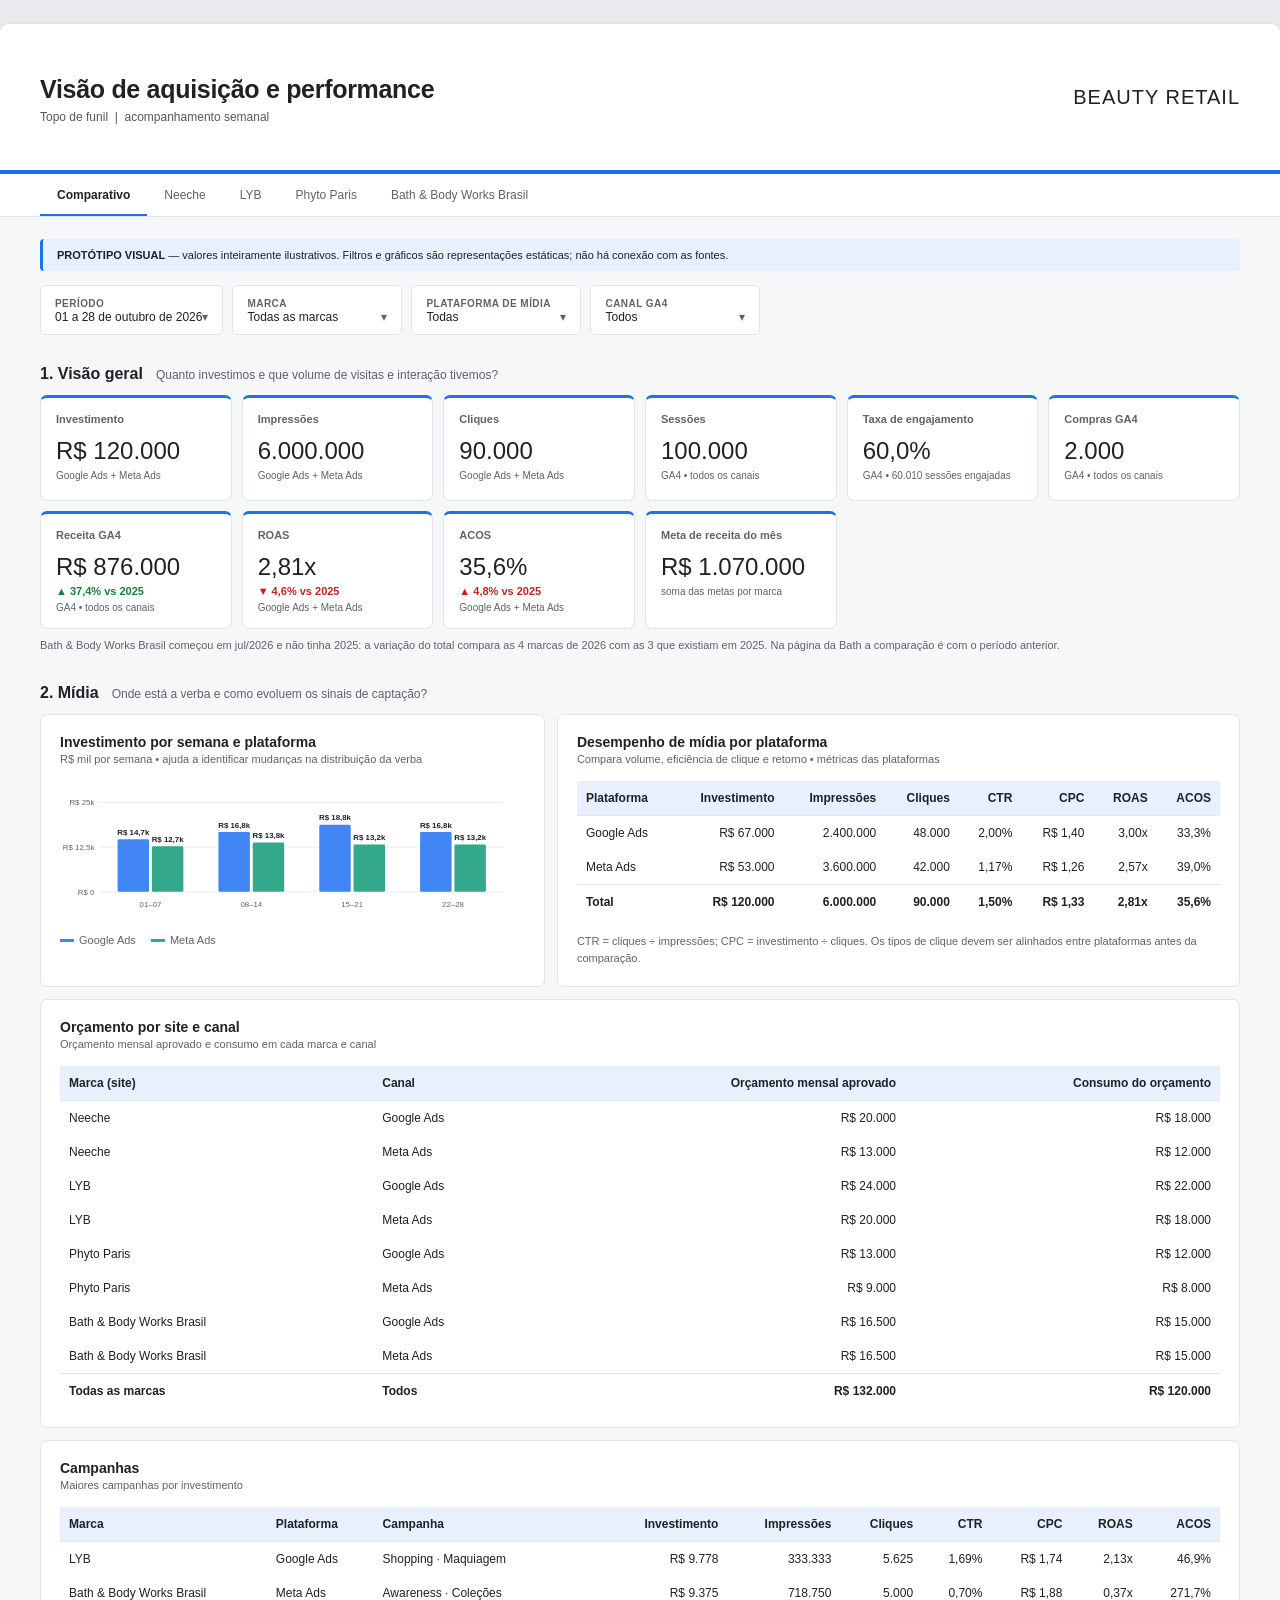
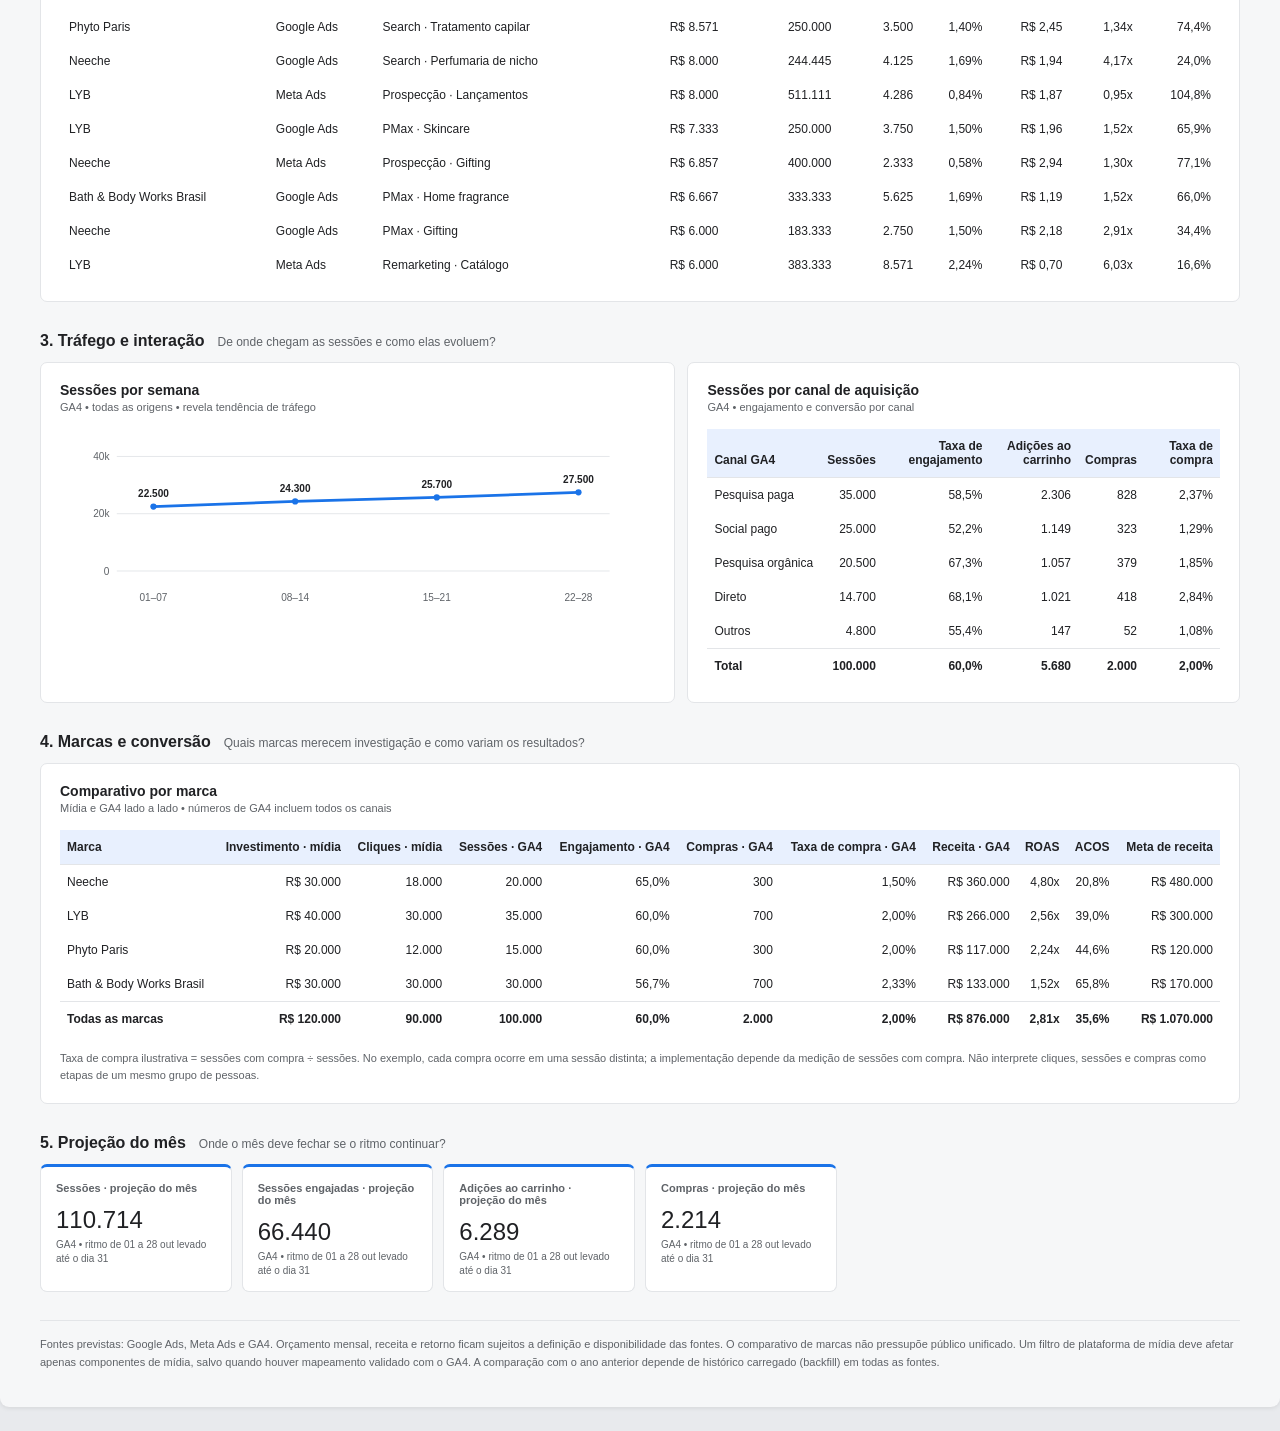
<file: index.html>
<!doctype html>
<html lang="pt-br"><head><meta charset="utf-8"><meta http-equiv="refresh" content="0; url=v2/topo-funil.html"><title>Beauty Retail | Protótipo</title></head>
<body><a href="v2/topo-funil.html">Abrir o protótipo</a></body></html>
</file>
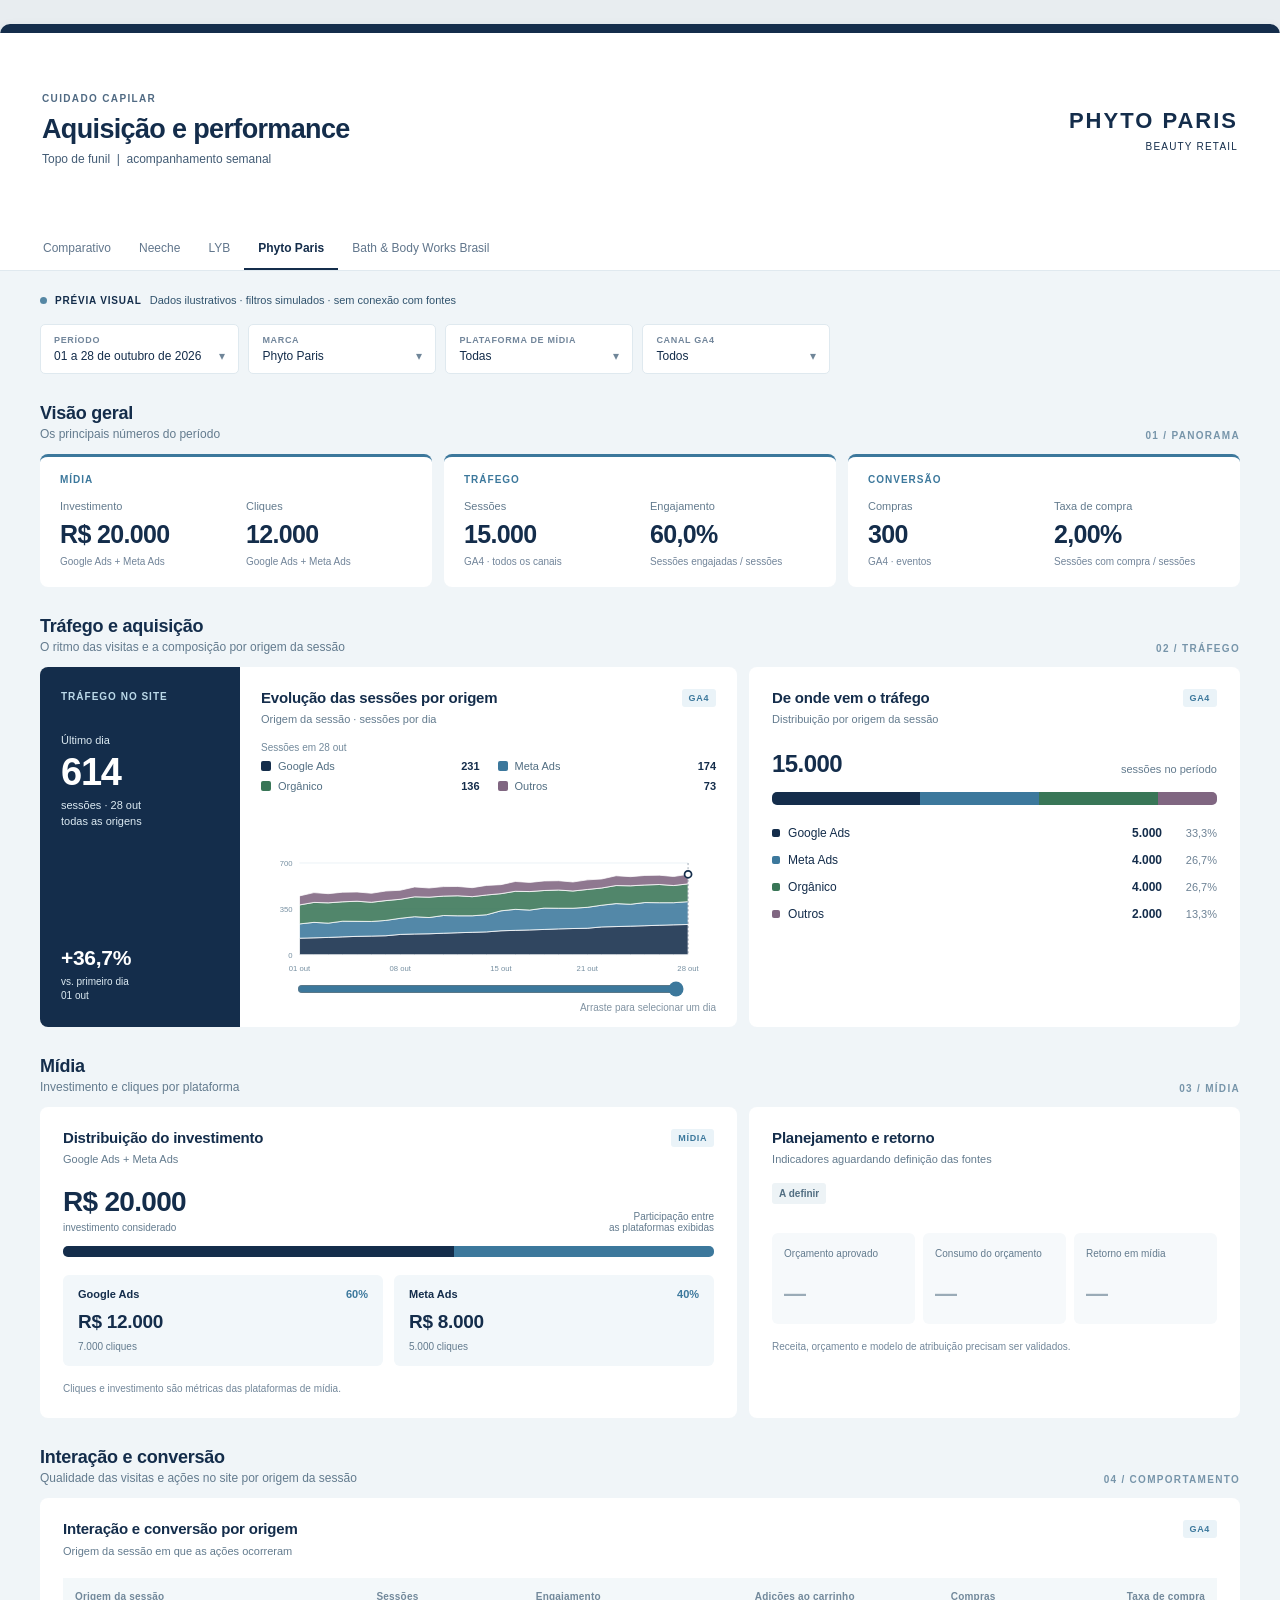
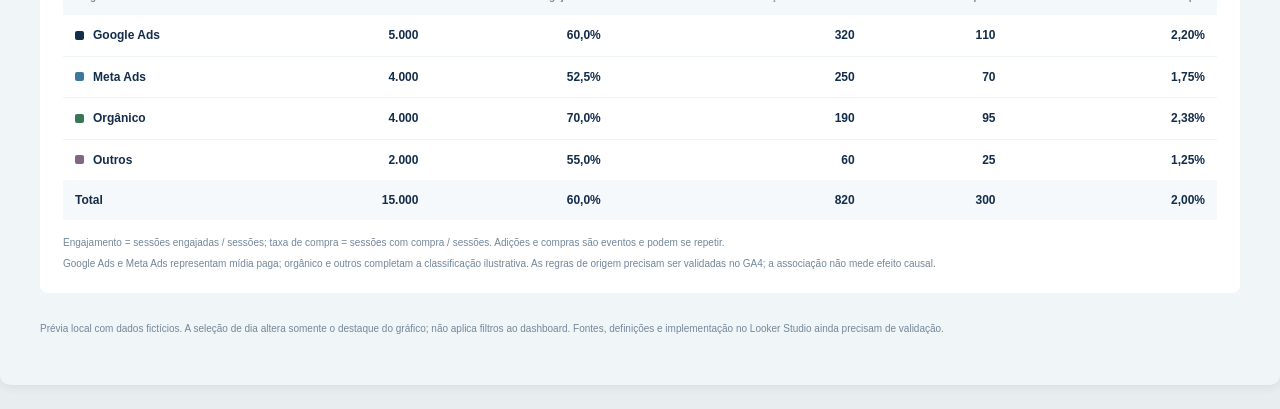
<file: fonte-v1/phyto.html>
<!doctype html>
<html lang="pt-br">
<head>
  <meta charset="utf-8">
  <meta name="viewport" content="width=device-width,initial-scale=1">
  <title>Phyto Paris | Protótipo topo de funil</title>
  <style>:root{--canvas:#f0f5f8;--ink:#142d4b;--muted:#637b8e;--blue:#3c789c;--mid-blue:#81aec0;--pale-blue:#c7dce5;--source-organic:#397657;--source-other:#806681}</style>
  <link rel="stylesheet" href="modulos/beauty-modules.css">
  <script src="modulos/beauty-modules.js" defer></script>
  <script src="modulos/preview-phyto.js" defer></script>
</head>
<body>
<main class="page">
  <header class="header">
    <div class="header-main"><span class="eyebrow">Cuidado capilar</span><h1>Aquisição e performance</h1><p>Topo de funil &nbsp;|&nbsp; acompanhamento semanal</p></div>
    <div class="brand"><strong>PHYTO PARIS</strong><span>Beauty Retail</span></div>
  </header>
  <nav class="brand-nav" aria-label="Páginas do protótipo">
    <a href="topo-funil.html">Comparativo</a><a href="neeche.html">Neeche</a><a href="lyb.html">LYB</a><a href="phyto.html" class="active" aria-current="page">Phyto Paris</a><a href="bath.html">Bath &amp; Body Works Brasil</a>
  </nav>
  <div class="content">
    <div class="preview-note"><span class="preview-dot"></span><strong>PRÉVIA VISUAL</strong><span>Dados ilustrativos · filtros simulados · sem conexão com fontes</span></div>
    <div class="filters" aria-label="Filtros ilustrativos">
      <div class="filter"><small>Período</small>01 a 28 de outubro de 2026<span>▾</span></div>
      <div class="filter"><small>Marca</small>Phyto Paris<span>▾</span></div>
      <div class="filter"><small>Plataforma de mídia</small>Todas<span>▾</span></div>
      <div class="filter"><small>Canal GA4</small>Todos<span>▾</span></div>
    </div>
    <section class="section" aria-labelledby="overview-title">
      <div class="section-heading"><div><h2 id="overview-title">Visão geral</h2><p>Os principais números do período</p></div><span class="section-index">01 / Panorama</span></div>
      <div class="overview-grid"><article id="kpi-media"></article><article id="kpi-traffic"></article><article id="kpi-conversion"></article></div>
    </section>
    <section class="section" aria-labelledby="traffic-title">
      <div class="section-heading"><div><h2 id="traffic-title">Tráfego e aquisição</h2><p>O ritmo das visitas e a composição por origem da sessão</p></div><span class="section-index">02 / Tráfego</span></div>
      <div class="traffic-grid"><article id="traffic-pulse"></article><article id="traffic-channels"></article></div>
    </section>
    <section class="section" aria-labelledby="media-title">
      <div class="section-heading"><div><h2 id="media-title">Mídia</h2><p>Investimento e cliques por plataforma</p></div><span class="section-index">03 / Mídia</span></div>
      <div class="media-grid"><article id="media-platforms"></article><article id="media-budget"></article></div>
    </section>
    <section class="section" aria-labelledby="actions-title">
      <div class="section-heading"><div><h2 id="actions-title">Interação e conversão</h2><p>Qualidade das visitas e ações no site por origem da sessão</p></div><span class="section-index">04 / Comportamento</span></div>
      <article id="outcomes"></article>
    </section>
    <p class="bottom">Prévia local com dados fictícios. A seleção de dia altera somente o destaque do gráfico; não aplica filtros ao dashboard. Fontes, definições e implementação no Looker Studio ainda precisam de validação.</p>
    <noscript>Esta prévia precisa de JavaScript para exibir os módulos.</noscript>
  </div>
</main>
</body>
</html>
</file>
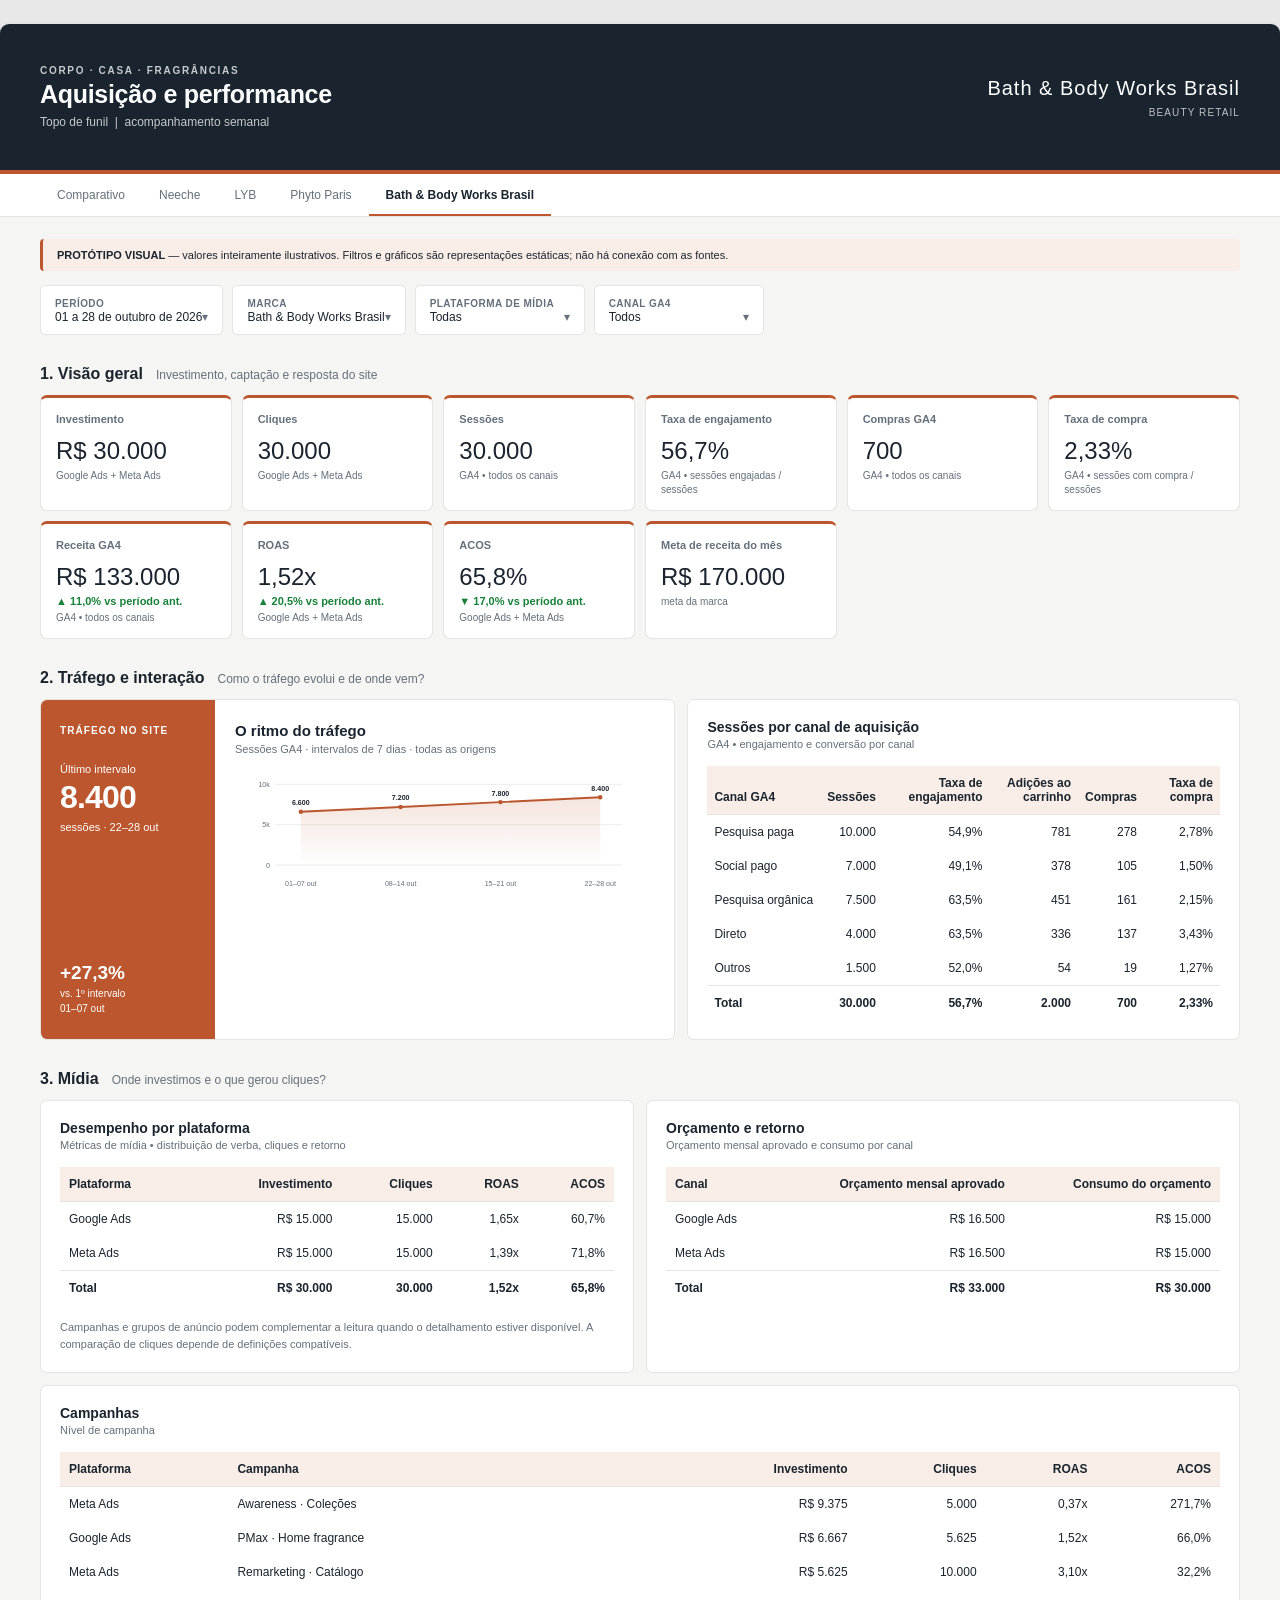
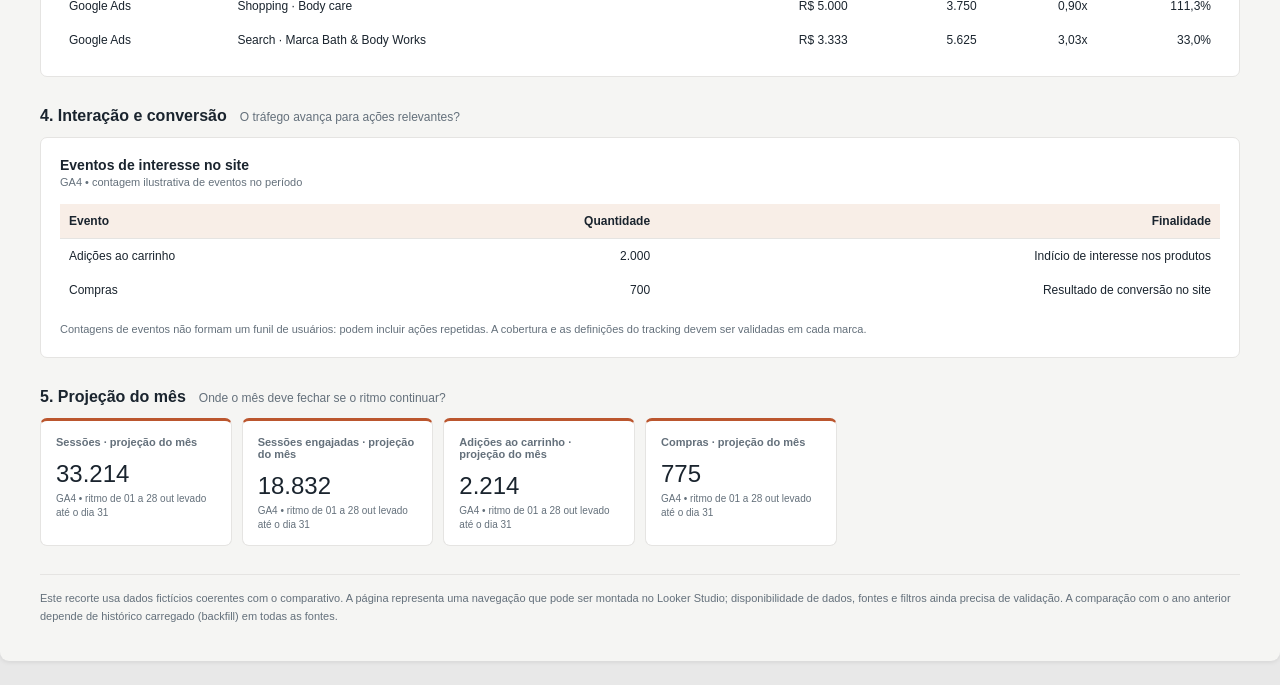
<file: v2/bath.html>
<!doctype html>
<html lang="pt-br"><head><meta charset="utf-8"><meta name="viewport" content="width=device-width,initial-scale=1">
<title>Bath &amp; Body Works Brasil | Protótipo topo de funil</title>
<style>:root{--canvas:#e8e8e8;--paper:#f5f5f3;--ink:#1a242e;--muted:#64707b;--line:#e5e4e2;--accent:#bb562e;--tint:#f8eee7;--header:#1a242e;--header-ink:#ffffff;--fonte:Arial, sans-serif}
*{box-sizing:border-box}
body{margin:0;background:var(--canvas);color:var(--ink);font:14px Arial,sans-serif}
.page{max-width:1440px;margin:24px auto;background:var(--paper);padding:0 40px 36px;box-shadow:0 1px 5px #00000018;border-radius:9px;overflow:hidden}
.header{position:relative;overflow:hidden;isolation:isolate;margin:0 -40px;padding:29px 40px;background:var(--header);color:var(--header-ink);min-height:150px;display:flex;justify-content:space-between;align-items:center;gap:24px;border-bottom:4px solid var(--accent)}
.header::before{content:"";position:absolute;z-index:0;top:0;right:0;bottom:0;width:62%;background-repeat:no-repeat;pointer-events:none}
.header-main,.brand-lockup{position:relative;z-index:1}
.eyebrow{display:block;font:600 10px Arial,sans-serif;letter-spacing:1.7px;opacity:.76;text-transform:uppercase}
.header h1{font-size:25px;line-height:1.2;margin:3px 0 4px;font-weight:600;letter-spacing:-.3px}
.subhead{opacity:.75;font-size:12px}
.brand-name{font:400 20px var(--fonte);letter-spacing:1px;text-align:right;white-space:nowrap}
.brand-caption{font-size:10px;letter-spacing:1.1px;text-transform:uppercase;opacity:.72;margin-top:7px;text-align:right}
.brand-nav{display:flex;margin:0 -40px;padding:0 40px;background:#fff;border-bottom:1px solid var(--line);overflow:auto;white-space:nowrap}
.brand-nav a{padding:14px 17px 12px;color:var(--muted);text-decoration:none;font-size:12px;border-bottom:2px solid transparent}
.brand-nav a.active{color:var(--ink);border-bottom-color:var(--accent);font-weight:bold}
.notice{margin:22px 0 14px;padding:10px 14px;background:var(--tint);border-left:3px solid var(--accent);font-size:11px;border-radius:4px}
.alert{margin:0 0 14px;padding:11px 14px;background:#fdecea;border-left:3px solid #c5221f;color:#6b1311;font-size:12px;border-radius:4px;line-height:1.5}
.filters{display:flex;gap:9px;flex-wrap:wrap;margin:0 0 24px}
.filter{background:#fff;border:1px solid var(--line);padding:10px 14px;min-width:170px;font-size:12px;border-radius:5px}
.filter b{font-size:10px;text-transform:uppercase;letter-spacing:.45px;color:var(--muted);font-weight:600}
.filter small{display:block;font-size:10px;color:var(--muted);margin-top:2px}
.filter i{float:right;font-style:normal;color:var(--muted)}
.section{margin:30px 0 12px;display:flex;align-items:baseline;gap:13px}
.section h2{font-size:16px;margin:0}
.section span{font-size:12px;color:var(--muted)}
.cards{display:grid;grid-template-columns:repeat(6,1fr);gap:10px}
.card,.panel{background:#fff;border-radius:7px;border:1px solid var(--line)}
.card{padding:15px 15px 13px;border-top:3px solid var(--accent);min-height:106px}
.label{font-size:11px;font-weight:600;color:var(--muted)}
.value{font-size:24px;font-weight:500;margin:12px 0 4px}
.source{font-size:10px;color:var(--muted);line-height:1.4;margin-top:4px}
.delta{display:block;font-size:11px;font-weight:600}
.delta.up{color:#188038}.delta.down{color:#c5221f}.delta.flat{color:var(--muted)}
.grid{display:grid;grid-template-columns:1fr 1fr;gap:12px}
.mid-grid{grid-template-columns:minmax(0,.85fr) minmax(0,1.15fr)}
.panel{padding:19px;min-width:0}
.panel h3{font-size:14px;margin:0 0 3px}
.panel .desc{font-size:11px;color:var(--muted);margin-bottom:16px}
.scroll{overflow:auto}
table{border-collapse:collapse;width:100%;font-size:12px;text-align:right}
th{background:var(--tint);font-weight:600;color:var(--ink)}
td,th{padding:10px 9px;white-space:nowrap}
table.compact td,table.compact th{padding:10px 7px}
table.compact th{white-space:normal;vertical-align:bottom}
thead th{border-bottom:1px solid var(--line)}
td:first-child,th:first-child{text-align:left}
table.camp td:nth-child(2),table.camp th:nth-child(2),table.left2 td:nth-child(2),table.left2 th:nth-child(2){text-align:left}
table.camp-total td:nth-child(3),table.camp-total th:nth-child(3){text-align:left}
tbody tr.total{font-weight:600}
tbody tr.total td{border-top:1px solid var(--line)}
.lowroas{color:#c5221f;font-weight:600}
.note{color:var(--muted);font-size:11px;line-height:1.55;margin:14px 0 0}
.chart{width:100%;height:auto;display:block;overflow:visible}
.chart text{font:11px Arial,sans-serif;fill:var(--muted)}
.chart .dlabel{font-weight:600;fill:var(--ink)}
.chart .gridline{stroke:var(--line);stroke-width:1}
.chart .ln{fill:none;stroke:var(--accent);stroke-width:3;stroke-linecap:round;stroke-linejoin:round}
.chart circle.pt{fill:var(--accent);stroke:none}
.legend{font-size:11px;color:var(--muted);margin-top:6px}
.key{display:inline-block;width:14px;height:3px;vertical-align:middle;background:var(--accent);margin:0 5px 0 12px}
.key:first-child{margin-left:0}
.key.blue{background:#4285f4}.key.green{background:#34a88a}
.traffic-grid{grid-template-columns:minmax(0,1.15fr) minmax(0,1fr);align-items:stretch}
.pulse-hero{padding:0;display:grid;grid-template-columns:174px minmax(0,1fr);overflow:hidden;min-height:280px}
.pulse-summary{background:var(--accent);color:#fff;padding:23px 19px;display:flex;flex-direction:column}
.pulse-kicker{font-size:10px;font-weight:700;letter-spacing:1.1px;text-transform:uppercase;line-height:1.5}
.pulse-label{font-size:11px;margin-top:25px}
.pulse-value{font-size:32px;line-height:1.1;font-weight:600;letter-spacing:-.8px;margin-top:5px}
.pulse-caption{font-size:11px;line-height:1.5;margin-top:4px}
.pulse-comparison{margin-top:auto;padding-top:20px}
.pulse-comparison strong{font-size:19px;display:block}
.pulse-comparison span{display:block;font-size:10px;line-height:1.45;margin-top:3px}
.pulse-chart{min-width:0;padding:22px 20px 13px;display:flex;flex-direction:column}
.pulse-chart h3{font-size:15px;margin:0 0 4px}
.pulse-chart .desc{margin:0 0 10px}
.bottom{font-size:11px;color:var(--muted);border-top:1px solid var(--line);padding-top:15px;margin-top:28px;line-height:1.6}
@media(max-width:1100px){.traffic-grid,.mid-grid{grid-template-columns:1fr}.cards{grid-template-columns:repeat(3,1fr)}}
@media(max-width:900px){.grid{grid-template-columns:1fr}.page{margin:0;padding:0 16px 25px;border-radius:0}.header,.brand-nav{margin-left:-16px;margin-right:-16px;padding-left:16px;padding-right:16px}}
@media(max-width:500px){.cards{grid-template-columns:repeat(2,1fr)}.value{font-size:20px}.brand-lockup{display:none}.pulse-hero{grid-template-columns:1fr}.section{flex-direction:column;gap:4px}}
.header::before{background-image:url("https://bathandbodyworks.vtexassets.com/assets/vtex.file-manager-graphql/images/93e4c806-da0e-4b6e-963b-9ebe8e3c512e___94832c88d631af1a50b1e055ee6b4db9.png");background-size:180% auto;background-position:right 58%;opacity:.35}</style></head><body><main class="page">
<header class="header"><div class="header-main"><span class="eyebrow">CORPO · CASA · FRAGRÂNCIAS</span><h1>Aquisição e performance</h1>
<span class="subhead">Topo de funil &nbsp;|&nbsp; acompanhamento semanal</span></div>
<div class="brand-lockup"><div class="brand-name">Bath &amp; Body Works Brasil</div><div class="brand-caption">Beauty Retail</div></div></header>
<nav class="brand-nav" aria-label="Páginas do protótipo"><a href="topo-funil.html">Comparativo</a><a href="neeche.html">Neeche</a><a href="lyb.html">LYB</a><a href="phyto.html">Phyto Paris</a><a href="bath.html" class=active aria-current=page>Bath &amp; Body Works Brasil</a></nav>
<div class="notice"><b>PROTÓTIPO VISUAL</b> — valores inteiramente ilustrativos. Filtros e gráficos são representações estáticas; não há conexão com as fontes.</div>
<div class="filters"><div class="filter"><b>Período</b><br>01 a 28 de outubro de 2026 <i>▾</i></div><div class="filter"><b>Marca</b><br>Bath &amp; Body Works Brasil <i>▾</i></div><div class="filter"><b>Plataforma de mídia</b><br>Todas <i>▾</i></div><div class="filter"><b>Canal GA4</b><br>Todos <i>▾</i></div></div>
<div class="section"><h2>1. Visão geral</h2><span>Investimento, captação e resposta do site</span></div><div class="cards"><div class="card"><div class="label">Investimento</div><div class="value">R$ 30.000</div><div class="source">Google Ads + Meta Ads</div></div><div class="card"><div class="label">Cliques</div><div class="value">30.000</div><div class="source">Google Ads + Meta Ads</div></div><div class="card"><div class="label">Sessões</div><div class="value">30.000</div><div class="source">GA4 • todos os canais</div></div><div class="card"><div class="label">Taxa de engajamento</div><div class="value">56,7%</div><div class="source">GA4 • sessões engajadas / sessões</div></div><div class="card"><div class="label">Compras GA4</div><div class="value">700</div><div class="source">GA4 • todos os canais</div></div><div class="card"><div class="label">Taxa de compra</div><div class="value">2,33%</div><div class="source">GA4 • sessões com compra / sessões</div></div></div><div class="cards" style="margin-top:10px"><div class="card"><div class="label">Receita GA4</div><div class="value">R$ 133.000</div><span class="delta up">▲ 11,0% vs período ant.</span><div class="source">GA4 • todos os canais</div></div><div class="card"><div class="label">ROAS</div><div class="value">1,52x</div><span class="delta up">▲ 20,5% vs período ant.</span><div class="source">Google Ads + Meta Ads</div></div><div class="card"><div class="label">ACOS</div><div class="value">65,8%</div><span class="delta up">▼ 17,0% vs período ant.</span><div class="source">Google Ads + Meta Ads</div></div><div class="card"><div class="label">Meta de receita do mês</div><div class="value">R$ 170.000</div><div class="source">meta da marca</div></div></div><div class="section"><h2>2. Tráfego e interação</h2><span>Como o tráfego evolui e de onde vem?</span></div><div class="grid traffic-grid"><div class="panel pulse-hero"><div class="pulse-summary"><div class="pulse-kicker">Tráfego no site</div><div class="pulse-label">Último intervalo</div><div class="pulse-value">8.400</div><div class="pulse-caption">sessões · 22–28 out</div><div class="pulse-comparison"><strong>+27,3%</strong><span>vs. 1º intervalo<br>01–07 out</span></div></div><div class="pulse-chart"><h3>O ritmo do tráfego</h3><div class="desc">Sessões GA4 · intervalos de 7 dias · todas as origens</div><svg class="chart" viewBox="0 0 650 205" role="img" aria-label="Sessões por intervalo de sete dias"><defs><linearGradient id="grad-bath" x1="0" x2="0" y1="0" y2="1"><stop offset="0%" stop-color="var(--accent)" stop-opacity=".16"/><stop offset="100%" stop-color="var(--accent)" stop-opacity="0"/></linearGradient></defs><line class="gridline" x1="62" y1="155.0" x2="600" y2="155.0"/><text x="54" y="159.0" text-anchor="end">0</text><line class="gridline" x1="62" y1="92.5" x2="600" y2="92.5"/><text x="54" y="96.5" text-anchor="end">5k</text><line class="gridline" x1="62" y1="30.0" x2="600" y2="30.0"/><text x="54" y="34.0" text-anchor="end">10k</text><polygon points="102.0,155 102.0,72.5 256.7,65.0 411.3,57.5 566.0,50.0 566.0,155" fill="url(#grad-bath)"/><polyline class="ln" points="102.0,72.5 256.7,65.0 411.3,57.5 566.0,50.0"/><circle class="pt" cx="102.0" cy="72.5" r="3.4"/><text class="dlabel" x="102.0" y="62.5" text-anchor="middle">6.600</text><circle class="pt" cx="256.7" cy="65.0" r="3.4"/><text class="dlabel" x="256.7" y="55.0" text-anchor="middle">7.200</text><circle class="pt" cx="411.3" cy="57.5" r="3.4"/><text class="dlabel" x="411.3" y="47.5" text-anchor="middle">7.800</text><circle class="pt" cx="566.0" cy="50.0" r="3.4"/><text class="dlabel" x="566.0" y="40.0" text-anchor="middle">8.400</text><text x="102.0" y="188" text-anchor="middle">01–07 out</text><text x="256.7" y="188" text-anchor="middle">08–14 out</text><text x="411.3" y="188" text-anchor="middle">15–21 out</text><text x="566.0" y="188" text-anchor="middle">22–28 out</text></svg></div></div><div class="panel channel-panel"><h3>Sessões por canal de aquisição</h3><div class="desc">GA4 • engajamento e conversão por canal</div><div class="scroll"><table class="compact"><thead><tr><th>Canal GA4</th><th>Sessões</th><th>Taxa de engajamento</th><th>Adições ao carrinho</th><th>Compras</th><th>Taxa de compra</th></tr></thead><tbody><tr><td>Pesquisa paga</td><td>10.000</td><td>54,9%</td><td>781</td><td>278</td><td>2,78%</td></tr><tr><td>Social pago</td><td>7.000</td><td>49,1%</td><td>378</td><td>105</td><td>1,50%</td></tr><tr><td>Pesquisa orgânica</td><td>7.500</td><td>63,5%</td><td>451</td><td>161</td><td>2,15%</td></tr><tr><td>Direto</td><td>4.000</td><td>63,5%</td><td>336</td><td>137</td><td>3,43%</td></tr><tr><td>Outros</td><td>1.500</td><td>52,0%</td><td>54</td><td>19</td><td>1,27%</td></tr><tr class="total"><td>Total</td><td>30.000</td><td>56,7%</td><td>2.000</td><td>700</td><td>2,33%</td></tr></tbody></table></div></div></div><div class="section"><h2>3. Mídia</h2><span>Onde investimos e o que gerou cliques?</span></div><div class="grid"><div class="panel "><h3>Desempenho por plataforma</h3><div class="desc">Métricas de mídia • distribuição de verba, cliques e retorno</div><div class="scroll"><table class=""><thead><tr><th>Plataforma</th><th>Investimento</th><th>Cliques</th><th>ROAS</th><th>ACOS</th></tr></thead><tbody><tr><td>Google Ads</td><td>R$ 15.000</td><td>15.000</td><td>1,65x</td><td>60,7%</td></tr><tr><td>Meta Ads</td><td>R$ 15.000</td><td>15.000</td><td>1,39x</td><td>71,8%</td></tr><tr class="total"><td>Total</td><td>R$ 30.000</td><td>30.000</td><td>1,52x</td><td>65,8%</td></tr></tbody></table></div><p class="note">Campanhas e grupos de anúncio podem complementar a leitura quando o detalhamento estiver disponível. A comparação de cliques depende de definições compatíveis.</p></div><div class="panel "><h3>Orçamento e retorno</h3><div class="desc">Orçamento mensal aprovado e consumo por canal</div><div class="scroll"><table class=""><thead><tr><th>Canal</th><th>Orçamento mensal aprovado</th><th>Consumo do orçamento</th></tr></thead><tbody><tr><td>Google Ads</td><td>R$ 16.500</td><td>R$ 15.000</td></tr><tr><td>Meta Ads</td><td>R$ 16.500</td><td>R$ 15.000</td></tr><tr class="total"><td>Total</td><td>R$ 33.000</td><td>R$ 30.000</td></tr></tbody></table></div></div></div><div style="height:12px"></div><div class="panel "><h3>Campanhas</h3><div class="desc">Nível de campanha</div><div class="scroll"><table class="camp"><thead><tr><th>Plataforma</th><th>Campanha</th><th>Investimento</th><th>Cliques</th><th>ROAS</th><th>ACOS</th></tr></thead><tbody><tr><td>Meta Ads</td><td>Awareness · Coleções</td><td>R$ 9.375</td><td>5.000</td><td>0,37x</td><td>271,7%</td></tr><tr><td>Google Ads</td><td>PMax · Home fragrance</td><td>R$ 6.667</td><td>5.625</td><td>1,52x</td><td>66,0%</td></tr><tr><td>Meta Ads</td><td>Remarketing · Catálogo</td><td>R$ 5.625</td><td>10.000</td><td>3,10x</td><td>32,2%</td></tr><tr><td>Google Ads</td><td>Shopping · Body care</td><td>R$ 5.000</td><td>3.750</td><td>0,90x</td><td>111,3%</td></tr><tr><td>Google Ads</td><td>Search · Marca Bath & Body Works</td><td>R$ 3.333</td><td>5.625</td><td>3,03x</td><td>33,0%</td></tr></tbody></table></div></div><div class="section"><h2>4. Interação e conversão</h2><span>O tráfego avança para ações relevantes?</span></div><div class="panel "><h3>Eventos de interesse no site</h3><div class="desc">GA4 • contagem ilustrativa de eventos no período</div><div class="scroll"><table class=""><thead><tr><th>Evento</th><th>Quantidade</th><th>Finalidade</th></tr></thead><tbody><tr><td>Adições ao carrinho</td><td>2.000</td><td>Indício de interesse nos produtos</td></tr><tr><td>Compras</td><td>700</td><td>Resultado de conversão no site</td></tr></tbody></table></div><p class="note">Contagens de eventos não formam um funil de usuários: podem incluir ações repetidas. A cobertura e as definições do tracking devem ser validadas em cada marca.</p></div><div class="section"><h2>5. Projeção do mês</h2><span>Onde o mês deve fechar se o ritmo continuar?</span></div><div class="cards"><div class="card"><div class="label">Sessões · projeção do mês</div><div class="value">33.214</div><div class="source">GA4 • ritmo de 01 a 28 out levado até o dia 31</div></div><div class="card"><div class="label">Sessões engajadas · projeção do mês</div><div class="value">18.832</div><div class="source">GA4 • ritmo de 01 a 28 out levado até o dia 31</div></div><div class="card"><div class="label">Adições ao carrinho · projeção do mês</div><div class="value">2.214</div><div class="source">GA4 • ritmo de 01 a 28 out levado até o dia 31</div></div><div class="card"><div class="label">Compras · projeção do mês</div><div class="value">775</div><div class="source">GA4 • ritmo de 01 a 28 out levado até o dia 31</div></div></div><div class="bottom">Este recorte usa dados fictícios coerentes com o comparativo. A página representa uma navegação que pode ser montada no Looker Studio; disponibilidade de dados, fontes e filtros ainda precisa de validação. A comparação com o ano anterior depende de histórico carregado (backfill) em todas as fontes.</div>
</main></body></html>
</file>
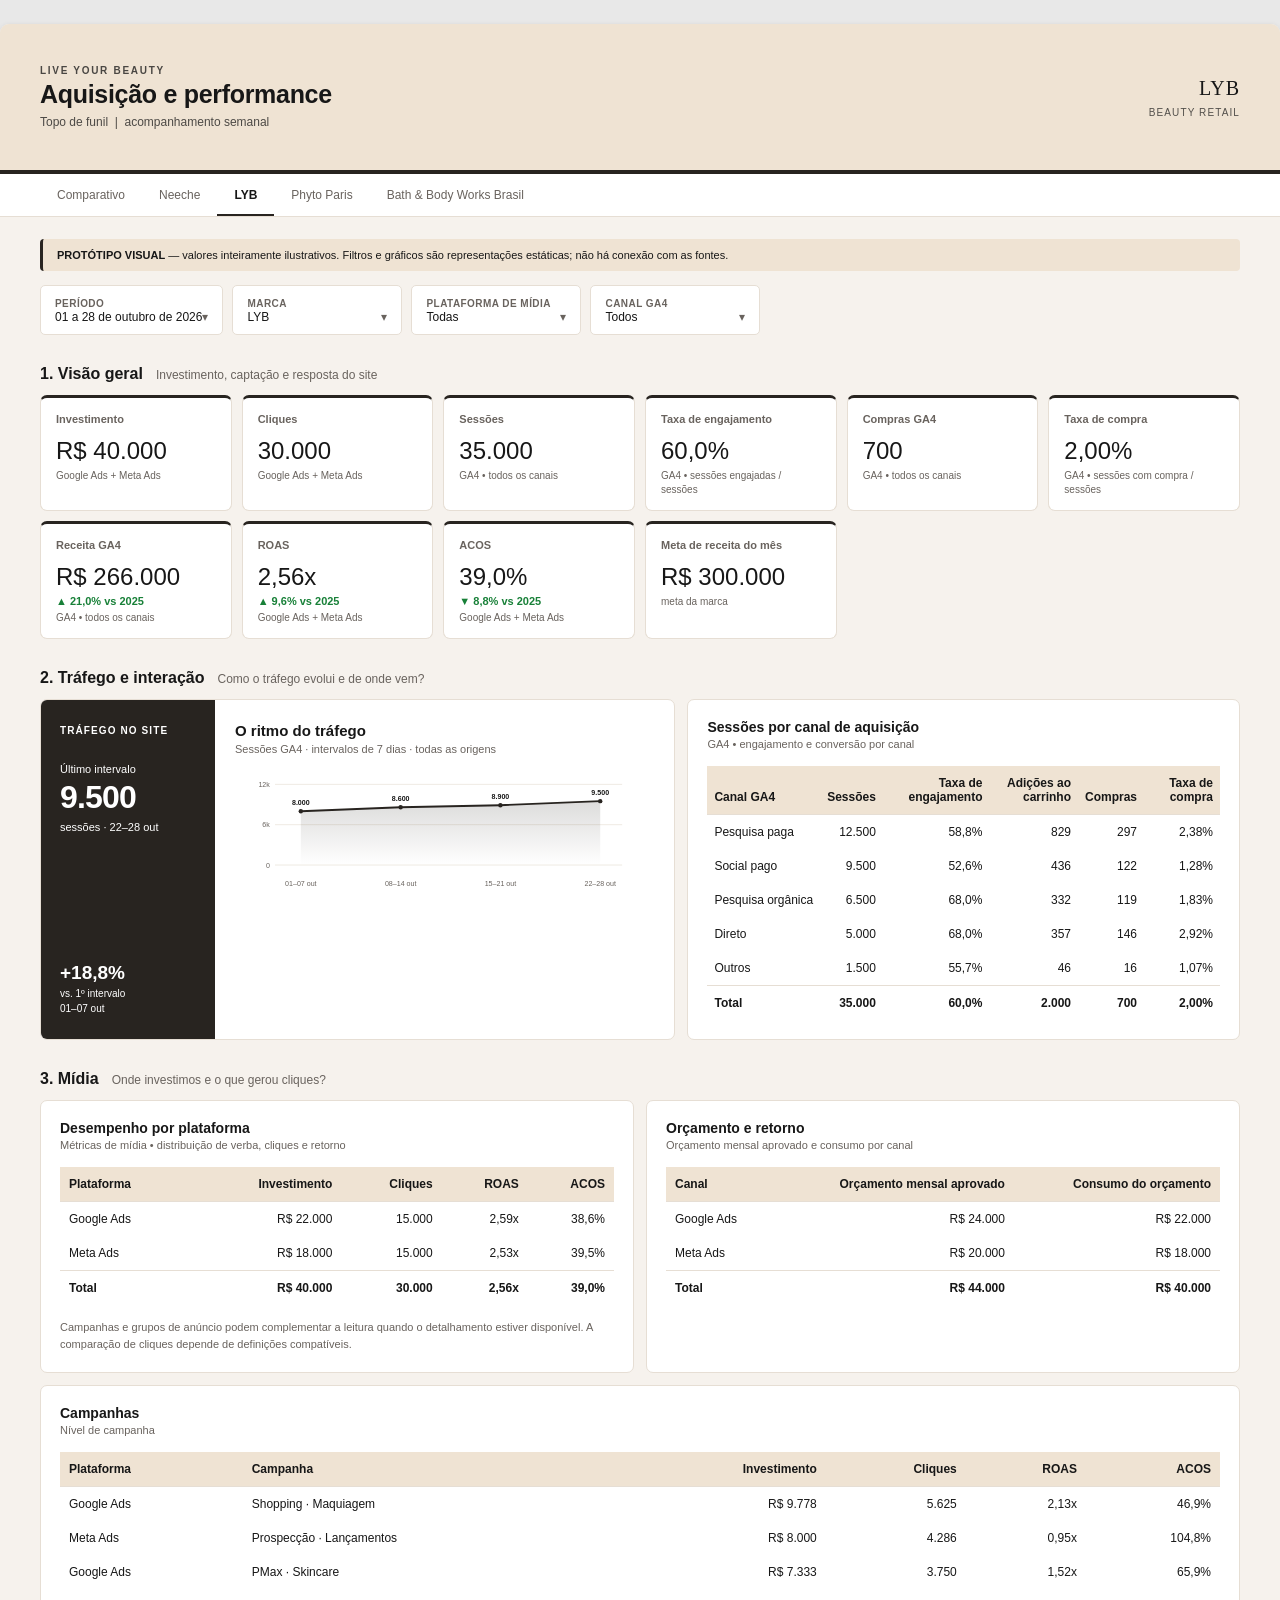
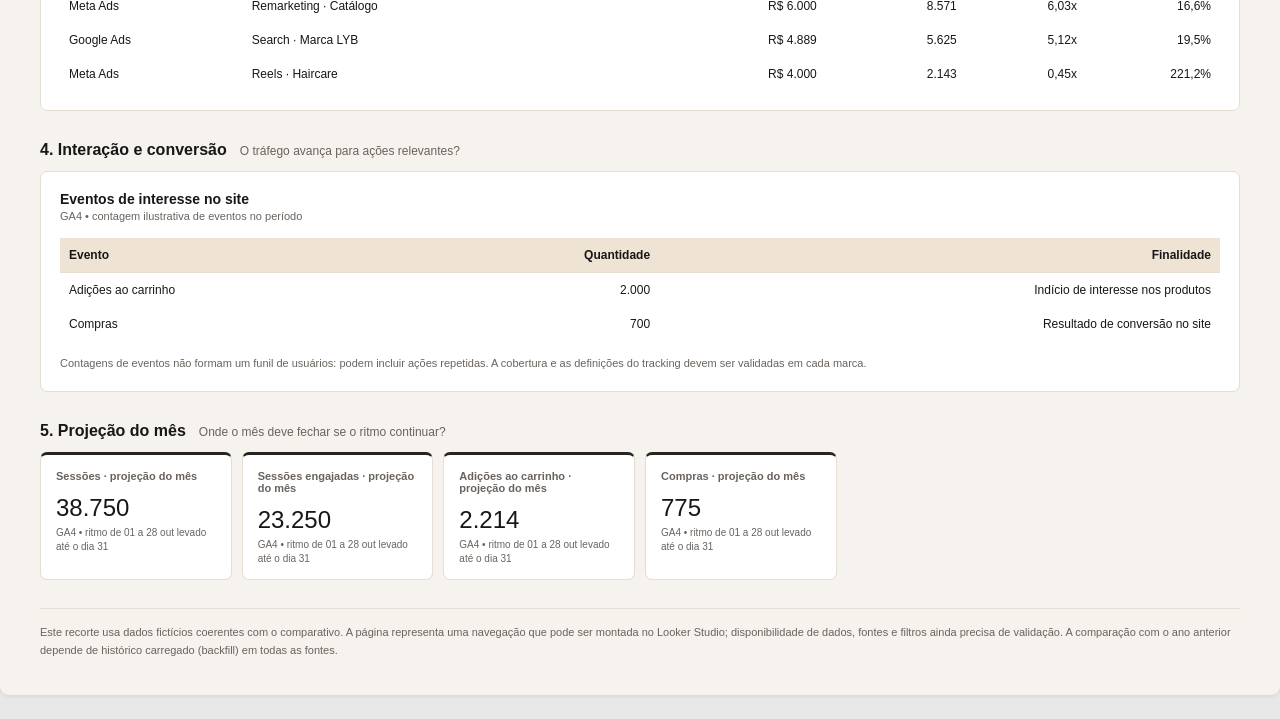
<file: v2/lyb.html>
<!doctype html>
<html lang="pt-br"><head><meta charset="utf-8"><meta name="viewport" content="width=device-width,initial-scale=1">
<title>LYB | Protótipo topo de funil</title>
<style>:root{--canvas:#e8e8e8;--paper:#f6f2ed;--ink:#171717;--muted:#69635e;--line:#e6ded4;--accent:#282420;--tint:#efe3d3;--header:#efe3d3;--header-ink:#171717;--fonte:Georgia, serif}
*{box-sizing:border-box}
body{margin:0;background:var(--canvas);color:var(--ink);font:14px Arial,sans-serif}
.page{max-width:1440px;margin:24px auto;background:var(--paper);padding:0 40px 36px;box-shadow:0 1px 5px #00000018;border-radius:9px;overflow:hidden}
.header{position:relative;overflow:hidden;isolation:isolate;margin:0 -40px;padding:29px 40px;background:var(--header);color:var(--header-ink);min-height:150px;display:flex;justify-content:space-between;align-items:center;gap:24px;border-bottom:4px solid var(--accent)}
.header::before{content:"";position:absolute;z-index:0;top:0;right:0;bottom:0;width:62%;background-repeat:no-repeat;pointer-events:none}
.header-main,.brand-lockup{position:relative;z-index:1}
.eyebrow{display:block;font:600 10px Arial,sans-serif;letter-spacing:1.7px;opacity:.76;text-transform:uppercase}
.header h1{font-size:25px;line-height:1.2;margin:3px 0 4px;font-weight:600;letter-spacing:-.3px}
.subhead{opacity:.75;font-size:12px}
.brand-name{font:400 20px var(--fonte);letter-spacing:1px;text-align:right;white-space:nowrap}
.brand-caption{font-size:10px;letter-spacing:1.1px;text-transform:uppercase;opacity:.72;margin-top:7px;text-align:right}
.brand-nav{display:flex;margin:0 -40px;padding:0 40px;background:#fff;border-bottom:1px solid var(--line);overflow:auto;white-space:nowrap}
.brand-nav a{padding:14px 17px 12px;color:var(--muted);text-decoration:none;font-size:12px;border-bottom:2px solid transparent}
.brand-nav a.active{color:var(--ink);border-bottom-color:var(--accent);font-weight:bold}
.notice{margin:22px 0 14px;padding:10px 14px;background:var(--tint);border-left:3px solid var(--accent);font-size:11px;border-radius:4px}
.alert{margin:0 0 14px;padding:11px 14px;background:#fdecea;border-left:3px solid #c5221f;color:#6b1311;font-size:12px;border-radius:4px;line-height:1.5}
.filters{display:flex;gap:9px;flex-wrap:wrap;margin:0 0 24px}
.filter{background:#fff;border:1px solid var(--line);padding:10px 14px;min-width:170px;font-size:12px;border-radius:5px}
.filter b{font-size:10px;text-transform:uppercase;letter-spacing:.45px;color:var(--muted);font-weight:600}
.filter small{display:block;font-size:10px;color:var(--muted);margin-top:2px}
.filter i{float:right;font-style:normal;color:var(--muted)}
.section{margin:30px 0 12px;display:flex;align-items:baseline;gap:13px}
.section h2{font-size:16px;margin:0}
.section span{font-size:12px;color:var(--muted)}
.cards{display:grid;grid-template-columns:repeat(6,1fr);gap:10px}
.card,.panel{background:#fff;border-radius:7px;border:1px solid var(--line)}
.card{padding:15px 15px 13px;border-top:3px solid var(--accent);min-height:106px}
.label{font-size:11px;font-weight:600;color:var(--muted)}
.value{font-size:24px;font-weight:500;margin:12px 0 4px}
.source{font-size:10px;color:var(--muted);line-height:1.4;margin-top:4px}
.delta{display:block;font-size:11px;font-weight:600}
.delta.up{color:#188038}.delta.down{color:#c5221f}.delta.flat{color:var(--muted)}
.grid{display:grid;grid-template-columns:1fr 1fr;gap:12px}
.mid-grid{grid-template-columns:minmax(0,.85fr) minmax(0,1.15fr)}
.panel{padding:19px;min-width:0}
.panel h3{font-size:14px;margin:0 0 3px}
.panel .desc{font-size:11px;color:var(--muted);margin-bottom:16px}
.scroll{overflow:auto}
table{border-collapse:collapse;width:100%;font-size:12px;text-align:right}
th{background:var(--tint);font-weight:600;color:var(--ink)}
td,th{padding:10px 9px;white-space:nowrap}
table.compact td,table.compact th{padding:10px 7px}
table.compact th{white-space:normal;vertical-align:bottom}
thead th{border-bottom:1px solid var(--line)}
td:first-child,th:first-child{text-align:left}
table.camp td:nth-child(2),table.camp th:nth-child(2),table.left2 td:nth-child(2),table.left2 th:nth-child(2){text-align:left}
table.camp-total td:nth-child(3),table.camp-total th:nth-child(3){text-align:left}
tbody tr.total{font-weight:600}
tbody tr.total td{border-top:1px solid var(--line)}
.lowroas{color:#c5221f;font-weight:600}
.note{color:var(--muted);font-size:11px;line-height:1.55;margin:14px 0 0}
.chart{width:100%;height:auto;display:block;overflow:visible}
.chart text{font:11px Arial,sans-serif;fill:var(--muted)}
.chart .dlabel{font-weight:600;fill:var(--ink)}
.chart .gridline{stroke:var(--line);stroke-width:1}
.chart .ln{fill:none;stroke:var(--accent);stroke-width:3;stroke-linecap:round;stroke-linejoin:round}
.chart circle.pt{fill:var(--accent);stroke:none}
.legend{font-size:11px;color:var(--muted);margin-top:6px}
.key{display:inline-block;width:14px;height:3px;vertical-align:middle;background:var(--accent);margin:0 5px 0 12px}
.key:first-child{margin-left:0}
.key.blue{background:#4285f4}.key.green{background:#34a88a}
.traffic-grid{grid-template-columns:minmax(0,1.15fr) minmax(0,1fr);align-items:stretch}
.pulse-hero{padding:0;display:grid;grid-template-columns:174px minmax(0,1fr);overflow:hidden;min-height:280px}
.pulse-summary{background:var(--accent);color:#fff;padding:23px 19px;display:flex;flex-direction:column}
.pulse-kicker{font-size:10px;font-weight:700;letter-spacing:1.1px;text-transform:uppercase;line-height:1.5}
.pulse-label{font-size:11px;margin-top:25px}
.pulse-value{font-size:32px;line-height:1.1;font-weight:600;letter-spacing:-.8px;margin-top:5px}
.pulse-caption{font-size:11px;line-height:1.5;margin-top:4px}
.pulse-comparison{margin-top:auto;padding-top:20px}
.pulse-comparison strong{font-size:19px;display:block}
.pulse-comparison span{display:block;font-size:10px;line-height:1.45;margin-top:3px}
.pulse-chart{min-width:0;padding:22px 20px 13px;display:flex;flex-direction:column}
.pulse-chart h3{font-size:15px;margin:0 0 4px}
.pulse-chart .desc{margin:0 0 10px}
.bottom{font-size:11px;color:var(--muted);border-top:1px solid var(--line);padding-top:15px;margin-top:28px;line-height:1.6}
@media(max-width:1100px){.traffic-grid,.mid-grid{grid-template-columns:1fr}.cards{grid-template-columns:repeat(3,1fr)}}
@media(max-width:900px){.grid{grid-template-columns:1fr}.page{margin:0;padding:0 16px 25px;border-radius:0}.header,.brand-nav{margin-left:-16px;margin-right:-16px;padding-left:16px;padding-right:16px}}
@media(max-width:500px){.cards{grid-template-columns:repeat(2,1fr)}.value{font-size:20px}.brand-lockup{display:none}.pulse-hero{grid-template-columns:1fr}.section{flex-direction:column;gap:4px}}
.header::before{background-image:url("https://beautyglam.vteximg.com.br/arquivos/ids/169924/PRIMAVERA.png?v=639259459186470000");background-size:240% auto;background-position:right 52%;opacity:.29}</style></head><body><main class="page">
<header class="header"><div class="header-main"><span class="eyebrow">LIVE YOUR BEAUTY</span><h1>Aquisição e performance</h1>
<span class="subhead">Topo de funil &nbsp;|&nbsp; acompanhamento semanal</span></div>
<div class="brand-lockup"><div class="brand-name">LYB</div><div class="brand-caption">Beauty Retail</div></div></header>
<nav class="brand-nav" aria-label="Páginas do protótipo"><a href="topo-funil.html">Comparativo</a><a href="neeche.html">Neeche</a><a href="lyb.html" class=active aria-current=page>LYB</a><a href="phyto.html">Phyto Paris</a><a href="bath.html">Bath &amp; Body Works Brasil</a></nav>
<div class="notice"><b>PROTÓTIPO VISUAL</b> — valores inteiramente ilustrativos. Filtros e gráficos são representações estáticas; não há conexão com as fontes.</div>
<div class="filters"><div class="filter"><b>Período</b><br>01 a 28 de outubro de 2026 <i>▾</i></div><div class="filter"><b>Marca</b><br>LYB <i>▾</i></div><div class="filter"><b>Plataforma de mídia</b><br>Todas <i>▾</i></div><div class="filter"><b>Canal GA4</b><br>Todos <i>▾</i></div></div>
<div class="section"><h2>1. Visão geral</h2><span>Investimento, captação e resposta do site</span></div><div class="cards"><div class="card"><div class="label">Investimento</div><div class="value">R$ 40.000</div><div class="source">Google Ads + Meta Ads</div></div><div class="card"><div class="label">Cliques</div><div class="value">30.000</div><div class="source">Google Ads + Meta Ads</div></div><div class="card"><div class="label">Sessões</div><div class="value">35.000</div><div class="source">GA4 • todos os canais</div></div><div class="card"><div class="label">Taxa de engajamento</div><div class="value">60,0%</div><div class="source">GA4 • sessões engajadas / sessões</div></div><div class="card"><div class="label">Compras GA4</div><div class="value">700</div><div class="source">GA4 • todos os canais</div></div><div class="card"><div class="label">Taxa de compra</div><div class="value">2,00%</div><div class="source">GA4 • sessões com compra / sessões</div></div></div><div class="cards" style="margin-top:10px"><div class="card"><div class="label">Receita GA4</div><div class="value">R$ 266.000</div><span class="delta up">▲ 21,0% vs 2025</span><div class="source">GA4 • todos os canais</div></div><div class="card"><div class="label">ROAS</div><div class="value">2,56x</div><span class="delta up">▲ 9,6% vs 2025</span><div class="source">Google Ads + Meta Ads</div></div><div class="card"><div class="label">ACOS</div><div class="value">39,0%</div><span class="delta up">▼ 8,8% vs 2025</span><div class="source">Google Ads + Meta Ads</div></div><div class="card"><div class="label">Meta de receita do mês</div><div class="value">R$ 300.000</div><div class="source">meta da marca</div></div></div><div class="section"><h2>2. Tráfego e interação</h2><span>Como o tráfego evolui e de onde vem?</span></div><div class="grid traffic-grid"><div class="panel pulse-hero"><div class="pulse-summary"><div class="pulse-kicker">Tráfego no site</div><div class="pulse-label">Último intervalo</div><div class="pulse-value">9.500</div><div class="pulse-caption">sessões · 22–28 out</div><div class="pulse-comparison"><strong>+18,8%</strong><span>vs. 1º intervalo<br>01–07 out</span></div></div><div class="pulse-chart"><h3>O ritmo do tráfego</h3><div class="desc">Sessões GA4 · intervalos de 7 dias · todas as origens</div><svg class="chart" viewBox="0 0 650 205" role="img" aria-label="Sessões por intervalo de sete dias"><defs><linearGradient id="grad-lyb" x1="0" x2="0" y1="0" y2="1"><stop offset="0%" stop-color="var(--accent)" stop-opacity=".16"/><stop offset="100%" stop-color="var(--accent)" stop-opacity="0"/></linearGradient></defs><line class="gridline" x1="62" y1="155.0" x2="600" y2="155.0"/><text x="54" y="159.0" text-anchor="end">0</text><line class="gridline" x1="62" y1="92.5" x2="600" y2="92.5"/><text x="54" y="96.5" text-anchor="end">6k</text><line class="gridline" x1="62" y1="30.0" x2="600" y2="30.0"/><text x="54" y="34.0" text-anchor="end">12k</text><polygon points="102.0,155 102.0,71.7 256.7,65.4 411.3,62.3 566.0,56.0 566.0,155" fill="url(#grad-lyb)"/><polyline class="ln" points="102.0,71.7 256.7,65.4 411.3,62.3 566.0,56.0"/><circle class="pt" cx="102.0" cy="71.7" r="3.4"/><text class="dlabel" x="102.0" y="61.7" text-anchor="middle">8.000</text><circle class="pt" cx="256.7" cy="65.4" r="3.4"/><text class="dlabel" x="256.7" y="55.4" text-anchor="middle">8.600</text><circle class="pt" cx="411.3" cy="62.3" r="3.4"/><text class="dlabel" x="411.3" y="52.3" text-anchor="middle">8.900</text><circle class="pt" cx="566.0" cy="56.0" r="3.4"/><text class="dlabel" x="566.0" y="46.0" text-anchor="middle">9.500</text><text x="102.0" y="188" text-anchor="middle">01–07 out</text><text x="256.7" y="188" text-anchor="middle">08–14 out</text><text x="411.3" y="188" text-anchor="middle">15–21 out</text><text x="566.0" y="188" text-anchor="middle">22–28 out</text></svg></div></div><div class="panel channel-panel"><h3>Sessões por canal de aquisição</h3><div class="desc">GA4 • engajamento e conversão por canal</div><div class="scroll"><table class="compact"><thead><tr><th>Canal GA4</th><th>Sessões</th><th>Taxa de engajamento</th><th>Adições ao carrinho</th><th>Compras</th><th>Taxa de compra</th></tr></thead><tbody><tr><td>Pesquisa paga</td><td>12.500</td><td>58,8%</td><td>829</td><td>297</td><td>2,38%</td></tr><tr><td>Social pago</td><td>9.500</td><td>52,6%</td><td>436</td><td>122</td><td>1,28%</td></tr><tr><td>Pesquisa orgânica</td><td>6.500</td><td>68,0%</td><td>332</td><td>119</td><td>1,83%</td></tr><tr><td>Direto</td><td>5.000</td><td>68,0%</td><td>357</td><td>146</td><td>2,92%</td></tr><tr><td>Outros</td><td>1.500</td><td>55,7%</td><td>46</td><td>16</td><td>1,07%</td></tr><tr class="total"><td>Total</td><td>35.000</td><td>60,0%</td><td>2.000</td><td>700</td><td>2,00%</td></tr></tbody></table></div></div></div><div class="section"><h2>3. Mídia</h2><span>Onde investimos e o que gerou cliques?</span></div><div class="grid"><div class="panel "><h3>Desempenho por plataforma</h3><div class="desc">Métricas de mídia • distribuição de verba, cliques e retorno</div><div class="scroll"><table class=""><thead><tr><th>Plataforma</th><th>Investimento</th><th>Cliques</th><th>ROAS</th><th>ACOS</th></tr></thead><tbody><tr><td>Google Ads</td><td>R$ 22.000</td><td>15.000</td><td>2,59x</td><td>38,6%</td></tr><tr><td>Meta Ads</td><td>R$ 18.000</td><td>15.000</td><td>2,53x</td><td>39,5%</td></tr><tr class="total"><td>Total</td><td>R$ 40.000</td><td>30.000</td><td>2,56x</td><td>39,0%</td></tr></tbody></table></div><p class="note">Campanhas e grupos de anúncio podem complementar a leitura quando o detalhamento estiver disponível. A comparação de cliques depende de definições compatíveis.</p></div><div class="panel "><h3>Orçamento e retorno</h3><div class="desc">Orçamento mensal aprovado e consumo por canal</div><div class="scroll"><table class=""><thead><tr><th>Canal</th><th>Orçamento mensal aprovado</th><th>Consumo do orçamento</th></tr></thead><tbody><tr><td>Google Ads</td><td>R$ 24.000</td><td>R$ 22.000</td></tr><tr><td>Meta Ads</td><td>R$ 20.000</td><td>R$ 18.000</td></tr><tr class="total"><td>Total</td><td>R$ 44.000</td><td>R$ 40.000</td></tr></tbody></table></div></div></div><div style="height:12px"></div><div class="panel "><h3>Campanhas</h3><div class="desc">Nível de campanha</div><div class="scroll"><table class="camp"><thead><tr><th>Plataforma</th><th>Campanha</th><th>Investimento</th><th>Cliques</th><th>ROAS</th><th>ACOS</th></tr></thead><tbody><tr><td>Google Ads</td><td>Shopping · Maquiagem</td><td>R$ 9.778</td><td>5.625</td><td>2,13x</td><td>46,9%</td></tr><tr><td>Meta Ads</td><td>Prospecção · Lançamentos</td><td>R$ 8.000</td><td>4.286</td><td>0,95x</td><td>104,8%</td></tr><tr><td>Google Ads</td><td>PMax · Skincare</td><td>R$ 7.333</td><td>3.750</td><td>1,52x</td><td>65,9%</td></tr><tr><td>Meta Ads</td><td>Remarketing · Catálogo</td><td>R$ 6.000</td><td>8.571</td><td>6,03x</td><td>16,6%</td></tr><tr><td>Google Ads</td><td>Search · Marca LYB</td><td>R$ 4.889</td><td>5.625</td><td>5,12x</td><td>19,5%</td></tr><tr><td>Meta Ads</td><td>Reels · Haircare</td><td>R$ 4.000</td><td>2.143</td><td>0,45x</td><td>221,2%</td></tr></tbody></table></div></div><div class="section"><h2>4. Interação e conversão</h2><span>O tráfego avança para ações relevantes?</span></div><div class="panel "><h3>Eventos de interesse no site</h3><div class="desc">GA4 • contagem ilustrativa de eventos no período</div><div class="scroll"><table class=""><thead><tr><th>Evento</th><th>Quantidade</th><th>Finalidade</th></tr></thead><tbody><tr><td>Adições ao carrinho</td><td>2.000</td><td>Indício de interesse nos produtos</td></tr><tr><td>Compras</td><td>700</td><td>Resultado de conversão no site</td></tr></tbody></table></div><p class="note">Contagens de eventos não formam um funil de usuários: podem incluir ações repetidas. A cobertura e as definições do tracking devem ser validadas em cada marca.</p></div><div class="section"><h2>5. Projeção do mês</h2><span>Onde o mês deve fechar se o ritmo continuar?</span></div><div class="cards"><div class="card"><div class="label">Sessões · projeção do mês</div><div class="value">38.750</div><div class="source">GA4 • ritmo de 01 a 28 out levado até o dia 31</div></div><div class="card"><div class="label">Sessões engajadas · projeção do mês</div><div class="value">23.250</div><div class="source">GA4 • ritmo de 01 a 28 out levado até o dia 31</div></div><div class="card"><div class="label">Adições ao carrinho · projeção do mês</div><div class="value">2.214</div><div class="source">GA4 • ritmo de 01 a 28 out levado até o dia 31</div></div><div class="card"><div class="label">Compras · projeção do mês</div><div class="value">775</div><div class="source">GA4 • ritmo de 01 a 28 out levado até o dia 31</div></div></div><div class="bottom">Este recorte usa dados fictícios coerentes com o comparativo. A página representa uma navegação que pode ser montada no Looker Studio; disponibilidade de dados, fontes e filtros ainda precisa de validação. A comparação com o ano anterior depende de histórico carregado (backfill) em todas as fontes.</div>
</main></body></html>
</file>
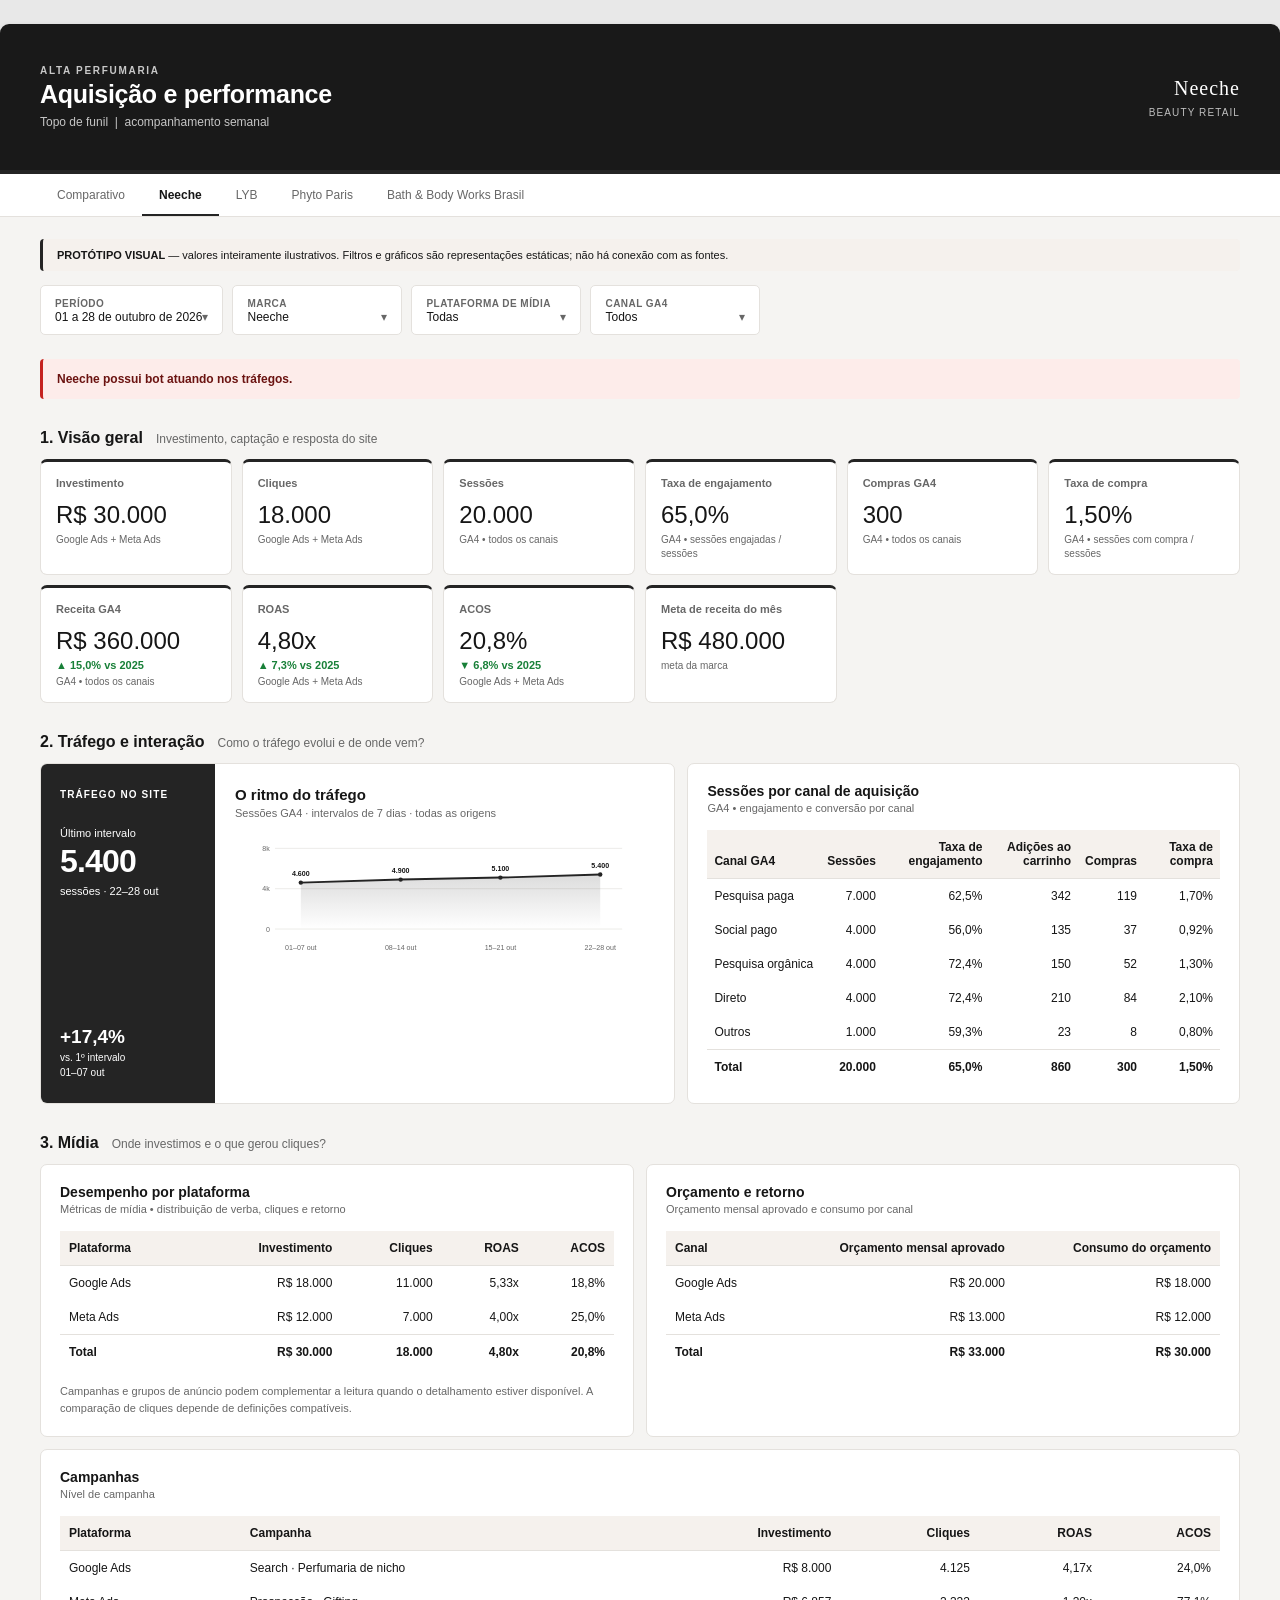
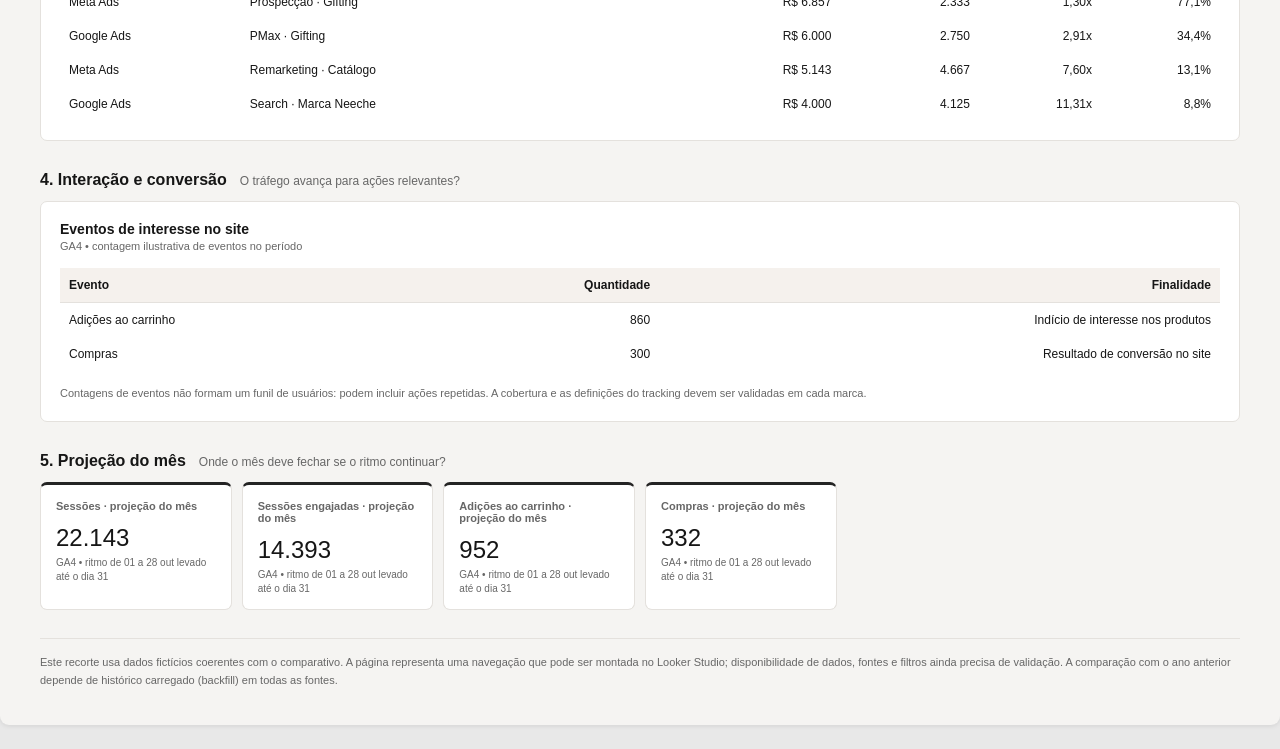
<file: v2/neeche.html>
<!doctype html>
<html lang="pt-br"><head><meta charset="utf-8"><meta name="viewport" content="width=device-width,initial-scale=1">
<title>Neeche | Protótipo topo de funil</title>
<style>:root{--canvas:#e8e8e8;--paper:#f5f4f2;--ink:#161616;--muted:#676767;--line:#e4e1dd;--accent:#242424;--tint:#f5f1ed;--header:#191919;--header-ink:#ffffff;--fonte:Georgia, serif}
*{box-sizing:border-box}
body{margin:0;background:var(--canvas);color:var(--ink);font:14px Arial,sans-serif}
.page{max-width:1440px;margin:24px auto;background:var(--paper);padding:0 40px 36px;box-shadow:0 1px 5px #00000018;border-radius:9px;overflow:hidden}
.header{position:relative;overflow:hidden;isolation:isolate;margin:0 -40px;padding:29px 40px;background:var(--header);color:var(--header-ink);min-height:150px;display:flex;justify-content:space-between;align-items:center;gap:24px;border-bottom:4px solid var(--accent)}
.header::before{content:"";position:absolute;z-index:0;top:0;right:0;bottom:0;width:62%;background-repeat:no-repeat;pointer-events:none}
.header-main,.brand-lockup{position:relative;z-index:1}
.eyebrow{display:block;font:600 10px Arial,sans-serif;letter-spacing:1.7px;opacity:.76;text-transform:uppercase}
.header h1{font-size:25px;line-height:1.2;margin:3px 0 4px;font-weight:600;letter-spacing:-.3px}
.subhead{opacity:.75;font-size:12px}
.brand-name{font:400 20px var(--fonte);letter-spacing:1px;text-align:right;white-space:nowrap}
.brand-caption{font-size:10px;letter-spacing:1.1px;text-transform:uppercase;opacity:.72;margin-top:7px;text-align:right}
.brand-nav{display:flex;margin:0 -40px;padding:0 40px;background:#fff;border-bottom:1px solid var(--line);overflow:auto;white-space:nowrap}
.brand-nav a{padding:14px 17px 12px;color:var(--muted);text-decoration:none;font-size:12px;border-bottom:2px solid transparent}
.brand-nav a.active{color:var(--ink);border-bottom-color:var(--accent);font-weight:bold}
.notice{margin:22px 0 14px;padding:10px 14px;background:var(--tint);border-left:3px solid var(--accent);font-size:11px;border-radius:4px}
.alert{margin:0 0 14px;padding:11px 14px;background:#fdecea;border-left:3px solid #c5221f;color:#6b1311;font-size:12px;border-radius:4px;line-height:1.5}
.filters{display:flex;gap:9px;flex-wrap:wrap;margin:0 0 24px}
.filter{background:#fff;border:1px solid var(--line);padding:10px 14px;min-width:170px;font-size:12px;border-radius:5px}
.filter b{font-size:10px;text-transform:uppercase;letter-spacing:.45px;color:var(--muted);font-weight:600}
.filter small{display:block;font-size:10px;color:var(--muted);margin-top:2px}
.filter i{float:right;font-style:normal;color:var(--muted)}
.section{margin:30px 0 12px;display:flex;align-items:baseline;gap:13px}
.section h2{font-size:16px;margin:0}
.section span{font-size:12px;color:var(--muted)}
.cards{display:grid;grid-template-columns:repeat(6,1fr);gap:10px}
.card,.panel{background:#fff;border-radius:7px;border:1px solid var(--line)}
.card{padding:15px 15px 13px;border-top:3px solid var(--accent);min-height:106px}
.label{font-size:11px;font-weight:600;color:var(--muted)}
.value{font-size:24px;font-weight:500;margin:12px 0 4px}
.source{font-size:10px;color:var(--muted);line-height:1.4;margin-top:4px}
.delta{display:block;font-size:11px;font-weight:600}
.delta.up{color:#188038}.delta.down{color:#c5221f}.delta.flat{color:var(--muted)}
.grid{display:grid;grid-template-columns:1fr 1fr;gap:12px}
.mid-grid{grid-template-columns:minmax(0,.85fr) minmax(0,1.15fr)}
.panel{padding:19px;min-width:0}
.panel h3{font-size:14px;margin:0 0 3px}
.panel .desc{font-size:11px;color:var(--muted);margin-bottom:16px}
.scroll{overflow:auto}
table{border-collapse:collapse;width:100%;font-size:12px;text-align:right}
th{background:var(--tint);font-weight:600;color:var(--ink)}
td,th{padding:10px 9px;white-space:nowrap}
table.compact td,table.compact th{padding:10px 7px}
table.compact th{white-space:normal;vertical-align:bottom}
thead th{border-bottom:1px solid var(--line)}
td:first-child,th:first-child{text-align:left}
table.camp td:nth-child(2),table.camp th:nth-child(2),table.left2 td:nth-child(2),table.left2 th:nth-child(2){text-align:left}
table.camp-total td:nth-child(3),table.camp-total th:nth-child(3){text-align:left}
tbody tr.total{font-weight:600}
tbody tr.total td{border-top:1px solid var(--line)}
.lowroas{color:#c5221f;font-weight:600}
.note{color:var(--muted);font-size:11px;line-height:1.55;margin:14px 0 0}
.chart{width:100%;height:auto;display:block;overflow:visible}
.chart text{font:11px Arial,sans-serif;fill:var(--muted)}
.chart .dlabel{font-weight:600;fill:var(--ink)}
.chart .gridline{stroke:var(--line);stroke-width:1}
.chart .ln{fill:none;stroke:var(--accent);stroke-width:3;stroke-linecap:round;stroke-linejoin:round}
.chart circle.pt{fill:var(--accent);stroke:none}
.legend{font-size:11px;color:var(--muted);margin-top:6px}
.key{display:inline-block;width:14px;height:3px;vertical-align:middle;background:var(--accent);margin:0 5px 0 12px}
.key:first-child{margin-left:0}
.key.blue{background:#4285f4}.key.green{background:#34a88a}
.traffic-grid{grid-template-columns:minmax(0,1.15fr) minmax(0,1fr);align-items:stretch}
.pulse-hero{padding:0;display:grid;grid-template-columns:174px minmax(0,1fr);overflow:hidden;min-height:280px}
.pulse-summary{background:var(--accent);color:#fff;padding:23px 19px;display:flex;flex-direction:column}
.pulse-kicker{font-size:10px;font-weight:700;letter-spacing:1.1px;text-transform:uppercase;line-height:1.5}
.pulse-label{font-size:11px;margin-top:25px}
.pulse-value{font-size:32px;line-height:1.1;font-weight:600;letter-spacing:-.8px;margin-top:5px}
.pulse-caption{font-size:11px;line-height:1.5;margin-top:4px}
.pulse-comparison{margin-top:auto;padding-top:20px}
.pulse-comparison strong{font-size:19px;display:block}
.pulse-comparison span{display:block;font-size:10px;line-height:1.45;margin-top:3px}
.pulse-chart{min-width:0;padding:22px 20px 13px;display:flex;flex-direction:column}
.pulse-chart h3{font-size:15px;margin:0 0 4px}
.pulse-chart .desc{margin:0 0 10px}
.bottom{font-size:11px;color:var(--muted);border-top:1px solid var(--line);padding-top:15px;margin-top:28px;line-height:1.6}
@media(max-width:1100px){.traffic-grid,.mid-grid{grid-template-columns:1fr}.cards{grid-template-columns:repeat(3,1fr)}}
@media(max-width:900px){.grid{grid-template-columns:1fr}.page{margin:0;padding:0 16px 25px;border-radius:0}.header,.brand-nav{margin-left:-16px;margin-right:-16px;padding-left:16px;padding-right:16px}}
@media(max-width:500px){.cards{grid-template-columns:repeat(2,1fr)}.value{font-size:20px}.brand-lockup{display:none}.pulse-hero{grid-template-columns:1fr}.section{flex-direction:column;gap:4px}}
.header::before{background-image:url("https://neeche.vteximg.com.br/arquivos/ids/167648/MIND%20GAMES%20DESK.jpg?v=639238018304700000");background-size:180% auto;background-position:right 72%;opacity:.36}</style></head><body><main class="page">
<header class="header"><div class="header-main"><span class="eyebrow">ALTA PERFUMARIA</span><h1>Aquisição e performance</h1>
<span class="subhead">Topo de funil &nbsp;|&nbsp; acompanhamento semanal</span></div>
<div class="brand-lockup"><div class="brand-name">Neeche</div><div class="brand-caption">Beauty Retail</div></div></header>
<nav class="brand-nav" aria-label="Páginas do protótipo"><a href="topo-funil.html">Comparativo</a><a href="neeche.html" class=active aria-current=page>Neeche</a><a href="lyb.html">LYB</a><a href="phyto.html">Phyto Paris</a><a href="bath.html">Bath &amp; Body Works Brasil</a></nav>
<div class="notice"><b>PROTÓTIPO VISUAL</b> — valores inteiramente ilustrativos. Filtros e gráficos são representações estáticas; não há conexão com as fontes.</div>
<div class="filters"><div class="filter"><b>Período</b><br>01 a 28 de outubro de 2026 <i>▾</i></div><div class="filter"><b>Marca</b><br>Neeche <i>▾</i></div><div class="filter"><b>Plataforma de mídia</b><br>Todas <i>▾</i></div><div class="filter"><b>Canal GA4</b><br>Todos <i>▾</i></div></div>
<div class="alert"><b>Neeche possui bot atuando nos tráfegos.</b></div><div class="section"><h2>1. Visão geral</h2><span>Investimento, captação e resposta do site</span></div><div class="cards"><div class="card"><div class="label">Investimento</div><div class="value">R$ 30.000</div><div class="source">Google Ads + Meta Ads</div></div><div class="card"><div class="label">Cliques</div><div class="value">18.000</div><div class="source">Google Ads + Meta Ads</div></div><div class="card"><div class="label">Sessões</div><div class="value">20.000</div><div class="source">GA4 • todos os canais</div></div><div class="card"><div class="label">Taxa de engajamento</div><div class="value">65,0%</div><div class="source">GA4 • sessões engajadas / sessões</div></div><div class="card"><div class="label">Compras GA4</div><div class="value">300</div><div class="source">GA4 • todos os canais</div></div><div class="card"><div class="label">Taxa de compra</div><div class="value">1,50%</div><div class="source">GA4 • sessões com compra / sessões</div></div></div><div class="cards" style="margin-top:10px"><div class="card"><div class="label">Receita GA4</div><div class="value">R$ 360.000</div><span class="delta up">▲ 15,0% vs 2025</span><div class="source">GA4 • todos os canais</div></div><div class="card"><div class="label">ROAS</div><div class="value">4,80x</div><span class="delta up">▲ 7,3% vs 2025</span><div class="source">Google Ads + Meta Ads</div></div><div class="card"><div class="label">ACOS</div><div class="value">20,8%</div><span class="delta up">▼ 6,8% vs 2025</span><div class="source">Google Ads + Meta Ads</div></div><div class="card"><div class="label">Meta de receita do mês</div><div class="value">R$ 480.000</div><div class="source">meta da marca</div></div></div><div class="section"><h2>2. Tráfego e interação</h2><span>Como o tráfego evolui e de onde vem?</span></div><div class="grid traffic-grid"><div class="panel pulse-hero"><div class="pulse-summary"><div class="pulse-kicker">Tráfego no site</div><div class="pulse-label">Último intervalo</div><div class="pulse-value">5.400</div><div class="pulse-caption">sessões · 22–28 out</div><div class="pulse-comparison"><strong>+17,4%</strong><span>vs. 1º intervalo<br>01–07 out</span></div></div><div class="pulse-chart"><h3>O ritmo do tráfego</h3><div class="desc">Sessões GA4 · intervalos de 7 dias · todas as origens</div><svg class="chart" viewBox="0 0 650 205" role="img" aria-label="Sessões por intervalo de sete dias"><defs><linearGradient id="grad-neeche" x1="0" x2="0" y1="0" y2="1"><stop offset="0%" stop-color="var(--accent)" stop-opacity=".16"/><stop offset="100%" stop-color="var(--accent)" stop-opacity="0"/></linearGradient></defs><line class="gridline" x1="62" y1="155.0" x2="600" y2="155.0"/><text x="54" y="159.0" text-anchor="end">0</text><line class="gridline" x1="62" y1="92.5" x2="600" y2="92.5"/><text x="54" y="96.5" text-anchor="end">4k</text><line class="gridline" x1="62" y1="30.0" x2="600" y2="30.0"/><text x="54" y="34.0" text-anchor="end">8k</text><polygon points="102.0,155 102.0,83.1 256.7,78.4 411.3,75.3 566.0,70.6 566.0,155" fill="url(#grad-neeche)"/><polyline class="ln" points="102.0,83.1 256.7,78.4 411.3,75.3 566.0,70.6"/><circle class="pt" cx="102.0" cy="83.1" r="3.4"/><text class="dlabel" x="102.0" y="73.1" text-anchor="middle">4.600</text><circle class="pt" cx="256.7" cy="78.4" r="3.4"/><text class="dlabel" x="256.7" y="68.4" text-anchor="middle">4.900</text><circle class="pt" cx="411.3" cy="75.3" r="3.4"/><text class="dlabel" x="411.3" y="65.3" text-anchor="middle">5.100</text><circle class="pt" cx="566.0" cy="70.6" r="3.4"/><text class="dlabel" x="566.0" y="60.6" text-anchor="middle">5.400</text><text x="102.0" y="188" text-anchor="middle">01–07 out</text><text x="256.7" y="188" text-anchor="middle">08–14 out</text><text x="411.3" y="188" text-anchor="middle">15–21 out</text><text x="566.0" y="188" text-anchor="middle">22–28 out</text></svg></div></div><div class="panel channel-panel"><h3>Sessões por canal de aquisição</h3><div class="desc">GA4 • engajamento e conversão por canal</div><div class="scroll"><table class="compact"><thead><tr><th>Canal GA4</th><th>Sessões</th><th>Taxa de engajamento</th><th>Adições ao carrinho</th><th>Compras</th><th>Taxa de compra</th></tr></thead><tbody><tr><td>Pesquisa paga</td><td>7.000</td><td>62,5%</td><td>342</td><td>119</td><td>1,70%</td></tr><tr><td>Social pago</td><td>4.000</td><td>56,0%</td><td>135</td><td>37</td><td>0,92%</td></tr><tr><td>Pesquisa orgânica</td><td>4.000</td><td>72,4%</td><td>150</td><td>52</td><td>1,30%</td></tr><tr><td>Direto</td><td>4.000</td><td>72,4%</td><td>210</td><td>84</td><td>2,10%</td></tr><tr><td>Outros</td><td>1.000</td><td>59,3%</td><td>23</td><td>8</td><td>0,80%</td></tr><tr class="total"><td>Total</td><td>20.000</td><td>65,0%</td><td>860</td><td>300</td><td>1,50%</td></tr></tbody></table></div></div></div><div class="section"><h2>3. Mídia</h2><span>Onde investimos e o que gerou cliques?</span></div><div class="grid"><div class="panel "><h3>Desempenho por plataforma</h3><div class="desc">Métricas de mídia • distribuição de verba, cliques e retorno</div><div class="scroll"><table class=""><thead><tr><th>Plataforma</th><th>Investimento</th><th>Cliques</th><th>ROAS</th><th>ACOS</th></tr></thead><tbody><tr><td>Google Ads</td><td>R$ 18.000</td><td>11.000</td><td>5,33x</td><td>18,8%</td></tr><tr><td>Meta Ads</td><td>R$ 12.000</td><td>7.000</td><td>4,00x</td><td>25,0%</td></tr><tr class="total"><td>Total</td><td>R$ 30.000</td><td>18.000</td><td>4,80x</td><td>20,8%</td></tr></tbody></table></div><p class="note">Campanhas e grupos de anúncio podem complementar a leitura quando o detalhamento estiver disponível. A comparação de cliques depende de definições compatíveis.</p></div><div class="panel "><h3>Orçamento e retorno</h3><div class="desc">Orçamento mensal aprovado e consumo por canal</div><div class="scroll"><table class=""><thead><tr><th>Canal</th><th>Orçamento mensal aprovado</th><th>Consumo do orçamento</th></tr></thead><tbody><tr><td>Google Ads</td><td>R$ 20.000</td><td>R$ 18.000</td></tr><tr><td>Meta Ads</td><td>R$ 13.000</td><td>R$ 12.000</td></tr><tr class="total"><td>Total</td><td>R$ 33.000</td><td>R$ 30.000</td></tr></tbody></table></div></div></div><div style="height:12px"></div><div class="panel "><h3>Campanhas</h3><div class="desc">Nível de campanha</div><div class="scroll"><table class="camp"><thead><tr><th>Plataforma</th><th>Campanha</th><th>Investimento</th><th>Cliques</th><th>ROAS</th><th>ACOS</th></tr></thead><tbody><tr><td>Google Ads</td><td>Search · Perfumaria de nicho</td><td>R$ 8.000</td><td>4.125</td><td>4,17x</td><td>24,0%</td></tr><tr><td>Meta Ads</td><td>Prospecção · Gifting</td><td>R$ 6.857</td><td>2.333</td><td>1,30x</td><td>77,1%</td></tr><tr><td>Google Ads</td><td>PMax · Gifting</td><td>R$ 6.000</td><td>2.750</td><td>2,91x</td><td>34,4%</td></tr><tr><td>Meta Ads</td><td>Remarketing · Catálogo</td><td>R$ 5.143</td><td>4.667</td><td>7,60x</td><td>13,1%</td></tr><tr><td>Google Ads</td><td>Search · Marca Neeche</td><td>R$ 4.000</td><td>4.125</td><td>11,31x</td><td>8,8%</td></tr></tbody></table></div></div><div class="section"><h2>4. Interação e conversão</h2><span>O tráfego avança para ações relevantes?</span></div><div class="panel "><h3>Eventos de interesse no site</h3><div class="desc">GA4 • contagem ilustrativa de eventos no período</div><div class="scroll"><table class=""><thead><tr><th>Evento</th><th>Quantidade</th><th>Finalidade</th></tr></thead><tbody><tr><td>Adições ao carrinho</td><td>860</td><td>Indício de interesse nos produtos</td></tr><tr><td>Compras</td><td>300</td><td>Resultado de conversão no site</td></tr></tbody></table></div><p class="note">Contagens de eventos não formam um funil de usuários: podem incluir ações repetidas. A cobertura e as definições do tracking devem ser validadas em cada marca.</p></div><div class="section"><h2>5. Projeção do mês</h2><span>Onde o mês deve fechar se o ritmo continuar?</span></div><div class="cards"><div class="card"><div class="label">Sessões · projeção do mês</div><div class="value">22.143</div><div class="source">GA4 • ritmo de 01 a 28 out levado até o dia 31</div></div><div class="card"><div class="label">Sessões engajadas · projeção do mês</div><div class="value">14.393</div><div class="source">GA4 • ritmo de 01 a 28 out levado até o dia 31</div></div><div class="card"><div class="label">Adições ao carrinho · projeção do mês</div><div class="value">952</div><div class="source">GA4 • ritmo de 01 a 28 out levado até o dia 31</div></div><div class="card"><div class="label">Compras · projeção do mês</div><div class="value">332</div><div class="source">GA4 • ritmo de 01 a 28 out levado até o dia 31</div></div></div><div class="bottom">Este recorte usa dados fictícios coerentes com o comparativo. A página representa uma navegação que pode ser montada no Looker Studio; disponibilidade de dados, fontes e filtros ainda precisa de validação. A comparação com o ano anterior depende de histórico carregado (backfill) em todas as fontes.</div>
</main></body></html>
</file>
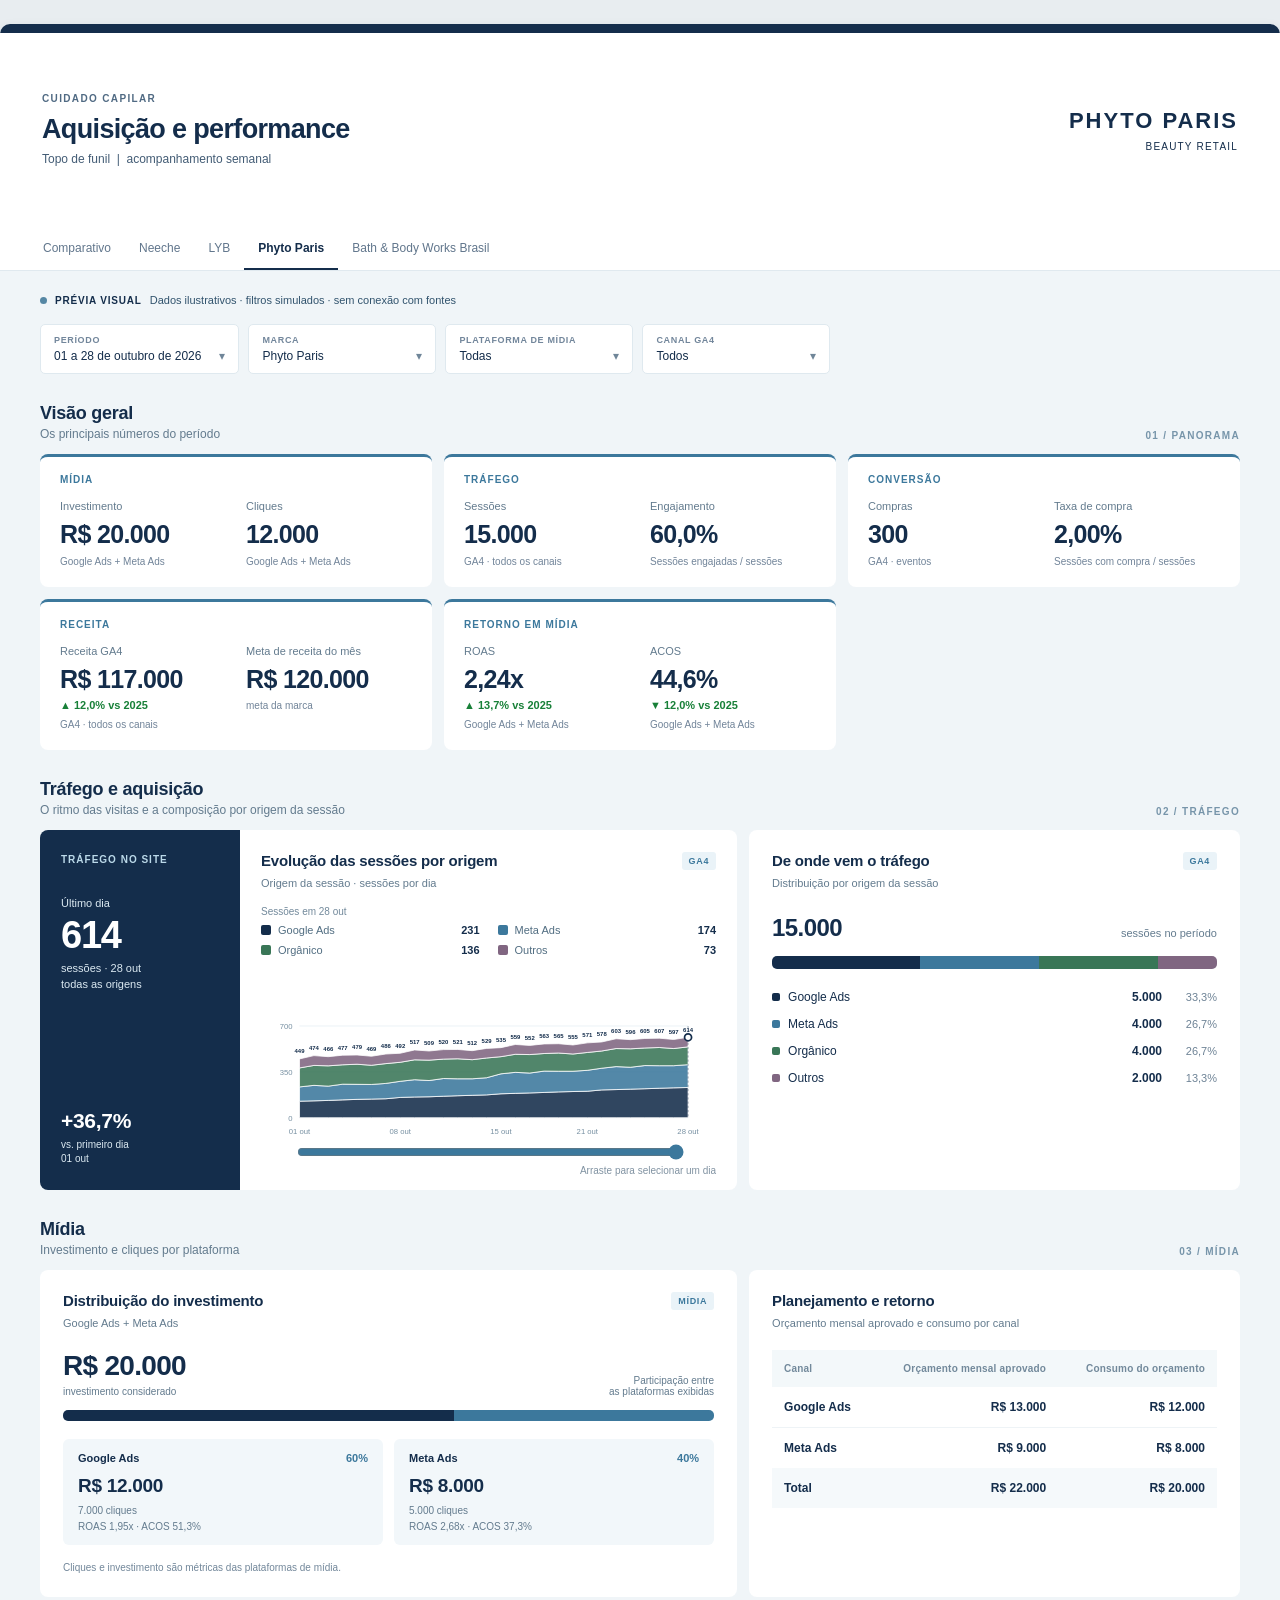
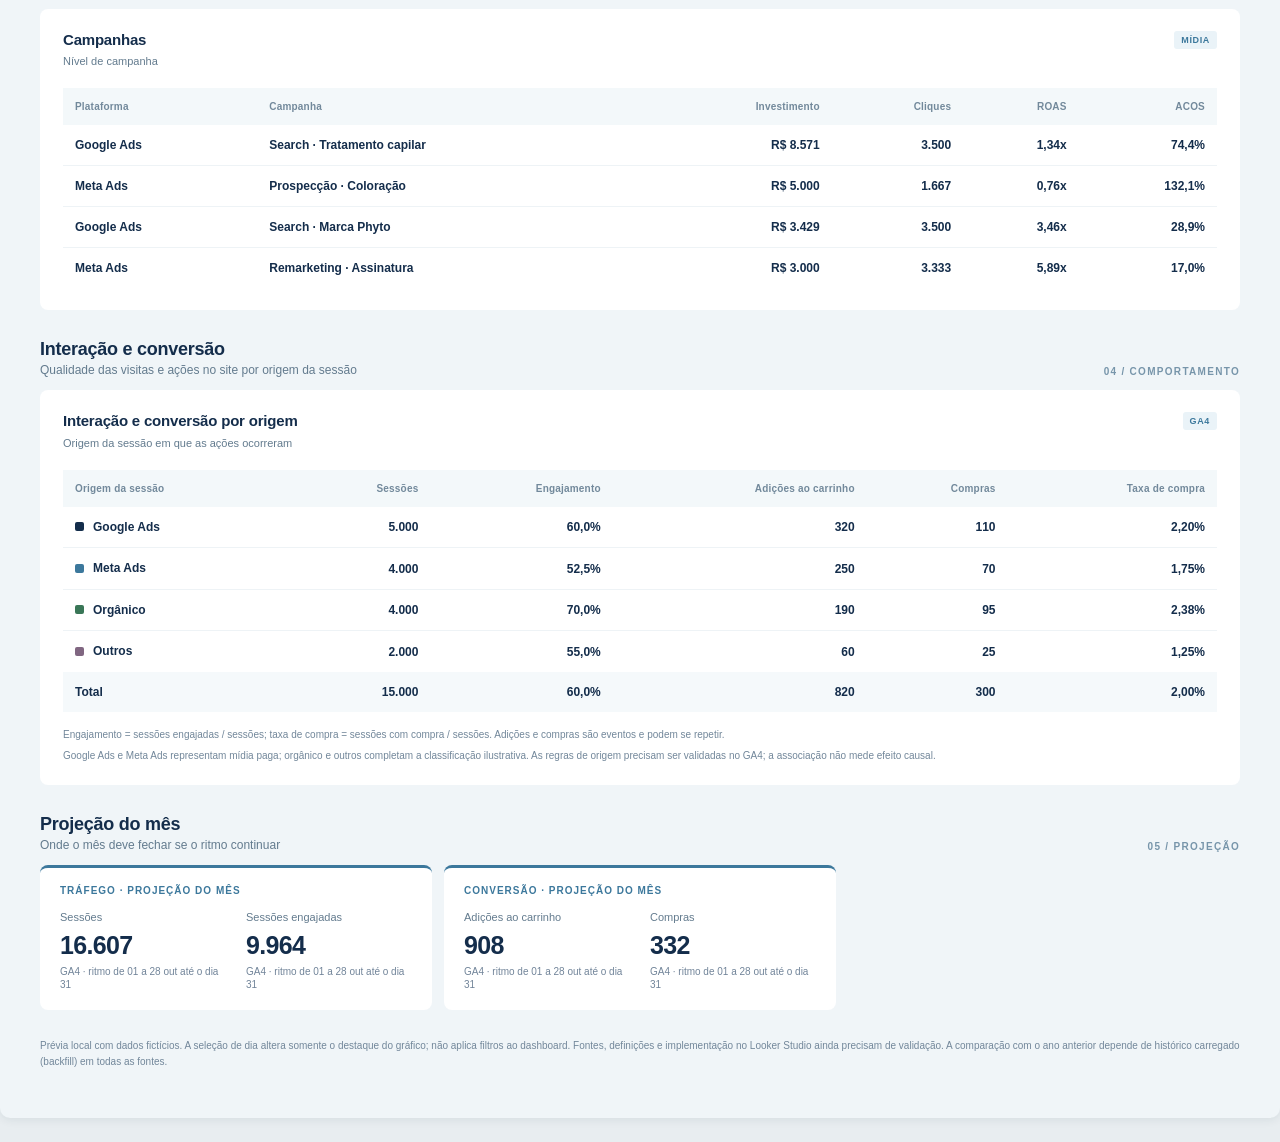
<file: v2/phyto.html>
<!doctype html>
<html lang="pt-br">
<head>
  <meta charset="utf-8">
  <meta name="viewport" content="width=device-width,initial-scale=1">
  <title>Phyto Paris | Protótipo topo de funil</title>
  <style>:root{--canvas:#f0f5f8;--ink:#142d4b;--muted:#637b8e;--blue:#3c789c;--mid-blue:#81aec0;--pale-blue:#c7dce5;--source-organic:#397657;--source-other:#806681}</style>
  <link rel="stylesheet" href="modulos/beauty-modules.css">
  <script src="modulos/beauty-modules.js" defer></script>
  <script src="modulos/dados-v2-phyto.js" defer></script>
  <script src="modulos/preview-phyto.js" defer></script>
</head>
<body>
<main class="page">
  <header class="header">
    <div class="header-main"><span class="eyebrow">Cuidado capilar</span><h1>Aquisição e performance</h1><p>Topo de funil &nbsp;|&nbsp; acompanhamento semanal</p></div>
    <div class="brand"><strong>PHYTO PARIS</strong><span>Beauty Retail</span></div>
  </header>
  <nav class="brand-nav" aria-label="Páginas do protótipo">
    <a href="topo-funil.html">Comparativo</a><a href="neeche.html">Neeche</a><a href="lyb.html">LYB</a><a href="phyto.html" class="active" aria-current="page">Phyto Paris</a><a href="bath.html">Bath &amp; Body Works Brasil</a>
  </nav>
  <div class="content">
    <div class="preview-note"><span class="preview-dot"></span><strong>PRÉVIA VISUAL</strong><span>Dados ilustrativos · filtros simulados · sem conexão com fontes</span></div>
    <div class="filters" aria-label="Filtros ilustrativos">
      <div class="filter"><small>Período</small>01 a 28 de outubro de 2026<span>▾</span></div>
      <div class="filter"><small>Marca</small>Phyto Paris<span>▾</span></div>
      <div class="filter"><small>Plataforma de mídia</small>Todas<span>▾</span></div>
      <div class="filter"><small>Canal GA4</small>Todos<span>▾</span></div>
    </div>
    <section class="section" aria-labelledby="overview-title">
      <div class="section-heading"><div><h2 id="overview-title">Visão geral</h2><p>Os principais números do período</p></div><span class="section-index">01 / Panorama</span></div>
      <div class="overview-grid"><article id="kpi-media"></article><article id="kpi-traffic"></article><article id="kpi-conversion"></article></div>
      <div class="overview-grid" style="margin-top:12px"><article id="kpi-revenue"></article><article id="kpi-return"></article></div>
    </section>
    <section class="section" aria-labelledby="traffic-title">
      <div class="section-heading"><div><h2 id="traffic-title">Tráfego e aquisição</h2><p>O ritmo das visitas e a composição por origem da sessão</p></div><span class="section-index">02 / Tráfego</span></div>
      <div class="traffic-grid"><article id="traffic-pulse"></article><article id="traffic-channels"></article></div>
    </section>
    <section class="section" aria-labelledby="media-title">
      <div class="section-heading"><div><h2 id="media-title">Mídia</h2><p>Investimento e cliques por plataforma</p></div><span class="section-index">03 / Mídia</span></div>
      <div class="media-grid"><article id="media-platforms"></article><article id="media-budget"></article></div>
      <article id="media-campaigns" style="margin-top:12px"></article>
    </section>
    <section class="section" aria-labelledby="actions-title">
      <div class="section-heading"><div><h2 id="actions-title">Interação e conversão</h2><p>Qualidade das visitas e ações no site por origem da sessão</p></div><span class="section-index">04 / Comportamento</span></div>
      <article id="outcomes"></article>
    </section>
    <section class="section" aria-labelledby="projection-title">
      <div class="section-heading"><div><h2 id="projection-title">Projeção do mês</h2><p>Onde o mês deve fechar se o ritmo continuar</p></div><span class="section-index">05 / Projeção</span></div>
      <div class="overview-grid"><article id="proj-traffic"></article><article id="proj-conversion"></article></div>
    </section>
    <p class="bottom">Prévia local com dados fictícios. A seleção de dia altera somente o destaque do gráfico; não aplica filtros ao dashboard. Fontes, definições e implementação no Looker Studio ainda precisam de validação. A comparação com o ano anterior depende de histórico carregado (backfill) em todas as fontes.</p>
    <noscript>Esta prévia precisa de JavaScript para exibir os módulos.</noscript>
  </div>
</main>
</body>
</html>
</file>
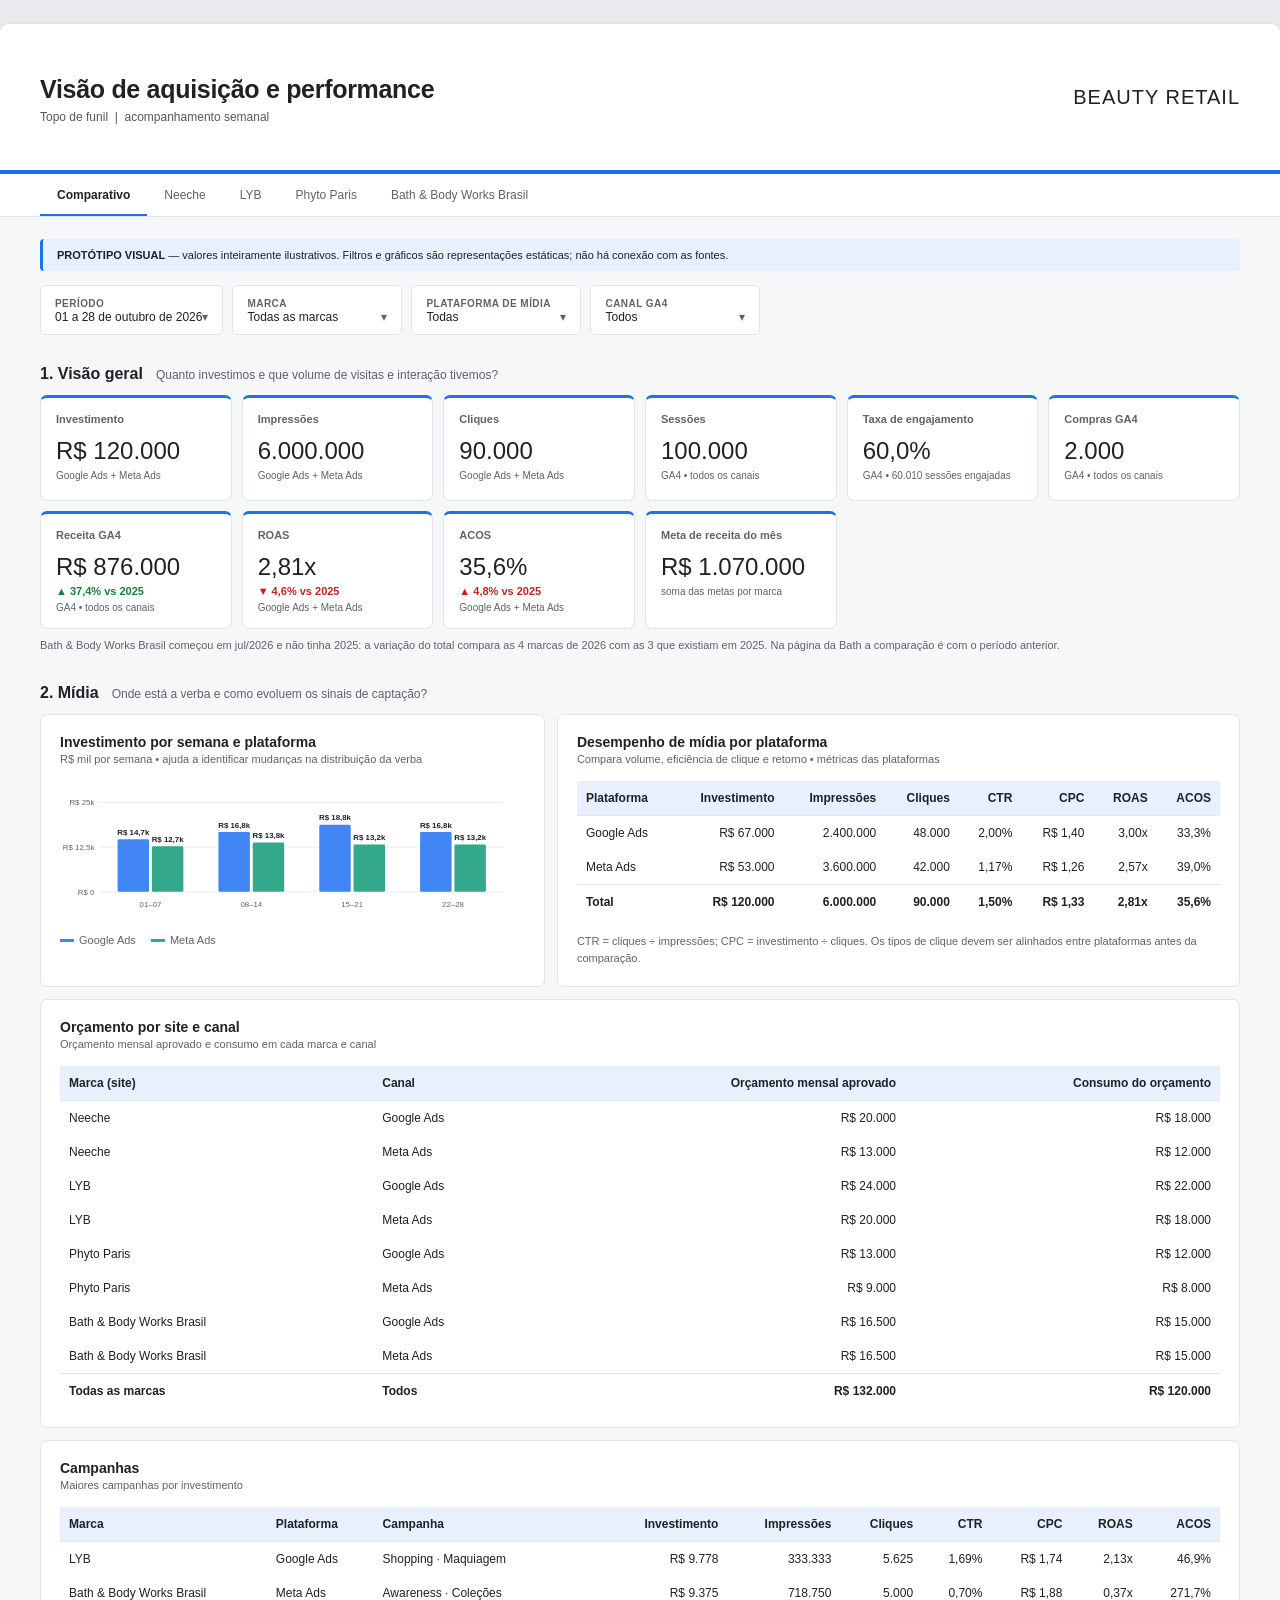
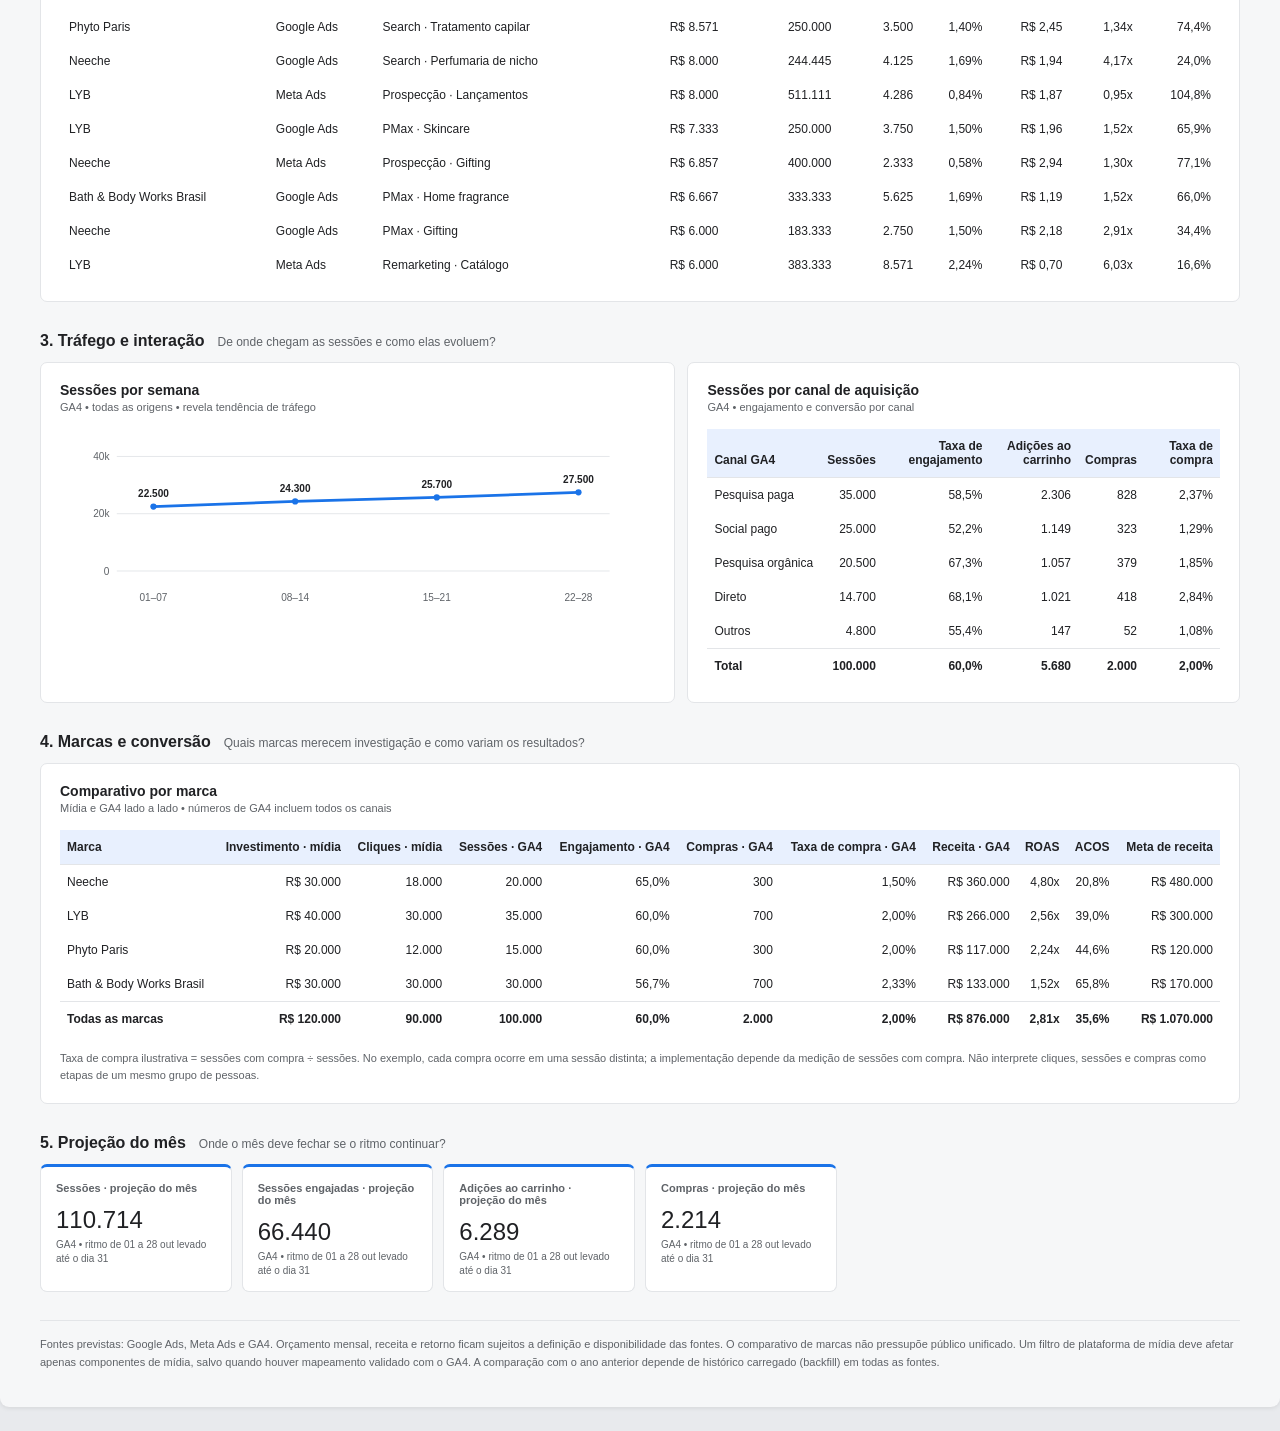
<file: v2/topo-funil.html>
<!doctype html>
<html lang="pt-br"><head><meta charset="utf-8"><meta name="viewport" content="width=device-width,initial-scale=1">
<title>BEAUTY RETAIL | Protótipo topo de funil</title>
<style>:root{--canvas:#e8eaed;--paper:#f6f7f8;--ink:#202124;--muted:#5f6368;--line:#e3e5e8;--accent:#1a73e8;--tint:#e8f0fe;--header:#ffffff;--header-ink:#202124;--fonte:Arial, sans-serif}
*{box-sizing:border-box}
body{margin:0;background:var(--canvas);color:var(--ink);font:14px Arial,sans-serif}
.page{max-width:1440px;margin:24px auto;background:var(--paper);padding:0 40px 36px;box-shadow:0 1px 5px #00000018;border-radius:9px;overflow:hidden}
.header{position:relative;overflow:hidden;isolation:isolate;margin:0 -40px;padding:29px 40px;background:var(--header);color:var(--header-ink);min-height:150px;display:flex;justify-content:space-between;align-items:center;gap:24px;border-bottom:4px solid var(--accent)}
.header::before{content:"";position:absolute;z-index:0;top:0;right:0;bottom:0;width:62%;background-repeat:no-repeat;pointer-events:none}
.header-main,.brand-lockup{position:relative;z-index:1}
.eyebrow{display:block;font:600 10px Arial,sans-serif;letter-spacing:1.7px;opacity:.76;text-transform:uppercase}
.header h1{font-size:25px;line-height:1.2;margin:3px 0 4px;font-weight:600;letter-spacing:-.3px}
.subhead{opacity:.75;font-size:12px}
.brand-name{font:400 20px var(--fonte);letter-spacing:1px;text-align:right;white-space:nowrap}
.brand-caption{font-size:10px;letter-spacing:1.1px;text-transform:uppercase;opacity:.72;margin-top:7px;text-align:right}
.brand-nav{display:flex;margin:0 -40px;padding:0 40px;background:#fff;border-bottom:1px solid var(--line);overflow:auto;white-space:nowrap}
.brand-nav a{padding:14px 17px 12px;color:var(--muted);text-decoration:none;font-size:12px;border-bottom:2px solid transparent}
.brand-nav a.active{color:var(--ink);border-bottom-color:var(--accent);font-weight:bold}
.notice{margin:22px 0 14px;padding:10px 14px;background:var(--tint);border-left:3px solid var(--accent);font-size:11px;border-radius:4px}
.alert{margin:0 0 14px;padding:11px 14px;background:#fdecea;border-left:3px solid #c5221f;color:#6b1311;font-size:12px;border-radius:4px;line-height:1.5}
.filters{display:flex;gap:9px;flex-wrap:wrap;margin:0 0 24px}
.filter{background:#fff;border:1px solid var(--line);padding:10px 14px;min-width:170px;font-size:12px;border-radius:5px}
.filter b{font-size:10px;text-transform:uppercase;letter-spacing:.45px;color:var(--muted);font-weight:600}
.filter small{display:block;font-size:10px;color:var(--muted);margin-top:2px}
.filter i{float:right;font-style:normal;color:var(--muted)}
.section{margin:30px 0 12px;display:flex;align-items:baseline;gap:13px}
.section h2{font-size:16px;margin:0}
.section span{font-size:12px;color:var(--muted)}
.cards{display:grid;grid-template-columns:repeat(6,1fr);gap:10px}
.card,.panel{background:#fff;border-radius:7px;border:1px solid var(--line)}
.card{padding:15px 15px 13px;border-top:3px solid var(--accent);min-height:106px}
.label{font-size:11px;font-weight:600;color:var(--muted)}
.value{font-size:24px;font-weight:500;margin:12px 0 4px}
.source{font-size:10px;color:var(--muted);line-height:1.4;margin-top:4px}
.delta{display:block;font-size:11px;font-weight:600}
.delta.up{color:#188038}.delta.down{color:#c5221f}.delta.flat{color:var(--muted)}
.grid{display:grid;grid-template-columns:1fr 1fr;gap:12px}
.mid-grid{grid-template-columns:minmax(0,.85fr) minmax(0,1.15fr)}
.panel{padding:19px;min-width:0}
.panel h3{font-size:14px;margin:0 0 3px}
.panel .desc{font-size:11px;color:var(--muted);margin-bottom:16px}
.scroll{overflow:auto}
table{border-collapse:collapse;width:100%;font-size:12px;text-align:right}
th{background:var(--tint);font-weight:600;color:var(--ink)}
td,th{padding:10px 9px;white-space:nowrap}
table.compact td,table.compact th{padding:10px 7px}
table.compact th{white-space:normal;vertical-align:bottom}
thead th{border-bottom:1px solid var(--line)}
td:first-child,th:first-child{text-align:left}
table.camp td:nth-child(2),table.camp th:nth-child(2),table.left2 td:nth-child(2),table.left2 th:nth-child(2){text-align:left}
table.camp-total td:nth-child(3),table.camp-total th:nth-child(3){text-align:left}
tbody tr.total{font-weight:600}
tbody tr.total td{border-top:1px solid var(--line)}
.lowroas{color:#c5221f;font-weight:600}
.note{color:var(--muted);font-size:11px;line-height:1.55;margin:14px 0 0}
.chart{width:100%;height:auto;display:block;overflow:visible}
.chart text{font:11px Arial,sans-serif;fill:var(--muted)}
.chart .dlabel{font-weight:600;fill:var(--ink)}
.chart .gridline{stroke:var(--line);stroke-width:1}
.chart .ln{fill:none;stroke:var(--accent);stroke-width:3;stroke-linecap:round;stroke-linejoin:round}
.chart circle.pt{fill:var(--accent);stroke:none}
.legend{font-size:11px;color:var(--muted);margin-top:6px}
.key{display:inline-block;width:14px;height:3px;vertical-align:middle;background:var(--accent);margin:0 5px 0 12px}
.key:first-child{margin-left:0}
.key.blue{background:#4285f4}.key.green{background:#34a88a}
.traffic-grid{grid-template-columns:minmax(0,1.15fr) minmax(0,1fr);align-items:stretch}
.pulse-hero{padding:0;display:grid;grid-template-columns:174px minmax(0,1fr);overflow:hidden;min-height:280px}
.pulse-summary{background:var(--accent);color:#fff;padding:23px 19px;display:flex;flex-direction:column}
.pulse-kicker{font-size:10px;font-weight:700;letter-spacing:1.1px;text-transform:uppercase;line-height:1.5}
.pulse-label{font-size:11px;margin-top:25px}
.pulse-value{font-size:32px;line-height:1.1;font-weight:600;letter-spacing:-.8px;margin-top:5px}
.pulse-caption{font-size:11px;line-height:1.5;margin-top:4px}
.pulse-comparison{margin-top:auto;padding-top:20px}
.pulse-comparison strong{font-size:19px;display:block}
.pulse-comparison span{display:block;font-size:10px;line-height:1.45;margin-top:3px}
.pulse-chart{min-width:0;padding:22px 20px 13px;display:flex;flex-direction:column}
.pulse-chart h3{font-size:15px;margin:0 0 4px}
.pulse-chart .desc{margin:0 0 10px}
.bottom{font-size:11px;color:var(--muted);border-top:1px solid var(--line);padding-top:15px;margin-top:28px;line-height:1.6}
@media(max-width:1100px){.traffic-grid,.mid-grid{grid-template-columns:1fr}.cards{grid-template-columns:repeat(3,1fr)}}
@media(max-width:900px){.grid{grid-template-columns:1fr}.page{margin:0;padding:0 16px 25px;border-radius:0}.header,.brand-nav{margin-left:-16px;margin-right:-16px;padding-left:16px;padding-right:16px}}
@media(max-width:500px){.cards{grid-template-columns:repeat(2,1fr)}.value{font-size:20px}.brand-lockup{display:none}.pulse-hero{grid-template-columns:1fr}.section{flex-direction:column;gap:4px}}
</style></head><body><main class="page">
<header class="header"><div class="header-main"><h1>Visão de aquisição e performance</h1>
<span class="subhead">Topo de funil &nbsp;|&nbsp; acompanhamento semanal</span></div>
<div class="brand-lockup"><div class="brand-name">BEAUTY RETAIL</div></div></header>
<nav class="brand-nav" aria-label="Páginas do protótipo"><a href="topo-funil.html" class=active aria-current=page>Comparativo</a><a href="neeche.html">Neeche</a><a href="lyb.html">LYB</a><a href="phyto.html">Phyto Paris</a><a href="bath.html">Bath &amp; Body Works Brasil</a></nav>
<div class="notice"><b>PROTÓTIPO VISUAL</b> — valores inteiramente ilustrativos. Filtros e gráficos são representações estáticas; não há conexão com as fontes.</div>
<div class="filters"><div class="filter"><b>Período</b><br>01 a 28 de outubro de 2026 <i>▾</i></div><div class="filter"><b>Marca</b><br>Todas as marcas <i>▾</i></div><div class="filter"><b>Plataforma de mídia</b><br>Todas <i>▾</i></div><div class="filter"><b>Canal GA4</b><br>Todos <i>▾</i></div></div>
<div class="section"><h2>1. Visão geral</h2><span>Quanto investimos e que volume de visitas e interação tivemos?</span></div><div class="cards"><div class="card"><div class="label">Investimento</div><div class="value">R$ 120.000</div><div class="source">Google Ads + Meta Ads</div></div><div class="card"><div class="label">Impressões</div><div class="value">6.000.000</div><div class="source">Google Ads + Meta Ads</div></div><div class="card"><div class="label">Cliques</div><div class="value">90.000</div><div class="source">Google Ads + Meta Ads</div></div><div class="card"><div class="label">Sessões</div><div class="value">100.000</div><div class="source">GA4 • todos os canais</div></div><div class="card"><div class="label">Taxa de engajamento</div><div class="value">60,0%</div><div class="source">GA4 • 60.010 sessões engajadas</div></div><div class="card"><div class="label">Compras GA4</div><div class="value">2.000</div><div class="source">GA4 • todos os canais</div></div></div><div class="cards" style="margin-top:10px"><div class="card"><div class="label">Receita GA4</div><div class="value">R$ 876.000</div><span class="delta up">▲ 37,4% vs 2025</span><div class="source">GA4 • todos os canais</div></div><div class="card"><div class="label">ROAS</div><div class="value">2,81x</div><span class="delta down">▼ 4,6% vs 2025</span><div class="source">Google Ads + Meta Ads</div></div><div class="card"><div class="label">ACOS</div><div class="value">35,6%</div><span class="delta down">▲ 4,8% vs 2025</span><div class="source">Google Ads + Meta Ads</div></div><div class="card"><div class="label">Meta de receita do mês</div><div class="value">R$ 1.070.000</div><div class="source">soma das metas por marca</div></div></div><p class="note" style="margin:8px 0 0">Bath &amp; Body Works Brasil começou em jul/2026 e não tinha 2025: a variação do total compara as 4 marcas de 2026 com as 3 que existiam em 2025. Na página da Bath a comparação é com o período anterior.</p><div class="section"><h2>2. Mídia</h2><span>Onde está a verba e como evoluem os sinais de captação?</span></div><div class="grid mid-grid"><div class="panel "><h3>Investimento por semana e plataforma</h3><div class="desc">R$ mil por semana • ajuda a identificar mudanças na distribuição da verba</div><svg class="chart" viewBox="0 0 650 205" role="img" aria-label="Investimento semanal por plataforma"><line class="gridline" x1="56" y1="155.0" x2="620" y2="155.0"/><text x="48" y="159.0" text-anchor="end">R$ 0</text><line class="gridline" x1="56" y1="92.5" x2="620" y2="92.5"/><text x="48" y="96.5" text-anchor="end">R$ 12,5k</text><line class="gridline" x1="56" y1="30.0" x2="620" y2="30.0"/><text x="48" y="34.0" text-anchor="end">R$ 25k</text><rect x="80.5" y="81.3" width="44" height="73.7" fill="#4285f4" rx="2"/><text class="dlabel" x="102.5" y="75.3" text-anchor="middle">R$ 14,7k</text><rect x="128.5" y="91.4" width="44" height="63.6" fill="#34a88a" rx="2"/><text class="dlabel" x="150.5" y="85.4" text-anchor="middle">R$ 12,7k</text><text x="126.5" y="176" text-anchor="middle">01–07</text><rect x="221.5" y="71.2" width="44" height="83.8" fill="#4285f4" rx="2"/><text class="dlabel" x="243.5" y="65.2" text-anchor="middle">R$ 16,8k</text><rect x="269.5" y="86.1" width="44" height="68.9" fill="#34a88a" rx="2"/><text class="dlabel" x="291.5" y="80.1" text-anchor="middle">R$ 13,8k</text><text x="267.5" y="176" text-anchor="middle">08–14</text><rect x="362.5" y="61.2" width="44" height="93.8" fill="#4285f4" rx="2"/><text class="dlabel" x="384.5" y="55.2" text-anchor="middle">R$ 18,8k</text><rect x="410.5" y="88.8" width="44" height="66.2" fill="#34a88a" rx="2"/><text class="dlabel" x="432.5" y="82.8" text-anchor="middle">R$ 13,2k</text><text x="408.5" y="176" text-anchor="middle">15–21</text><rect x="503.5" y="71.2" width="44" height="83.8" fill="#4285f4" rx="2"/><text class="dlabel" x="525.5" y="65.2" text-anchor="middle">R$ 16,8k</text><rect x="551.5" y="88.8" width="44" height="66.2" fill="#34a88a" rx="2"/><text class="dlabel" x="573.5" y="82.8" text-anchor="middle">R$ 13,2k</text><text x="549.5" y="176" text-anchor="middle">22–28</text></svg><div class="legend"><span class="key blue"></span>Google Ads <span class="key green"></span>Meta Ads</div></div><div class="panel "><h3>Desempenho de mídia por plataforma</h3><div class="desc">Compara volume, eficiência de clique e retorno • métricas das plataformas</div><div class="scroll"><table class=""><thead><tr><th>Plataforma</th><th>Investimento</th><th>Impressões</th><th>Cliques</th><th>CTR</th><th>CPC</th><th>ROAS</th><th>ACOS</th></tr></thead><tbody><tr><td>Google Ads</td><td>R$ 67.000</td><td>2.400.000</td><td>48.000</td><td>2,00%</td><td>R$ 1,40</td><td>3,00x</td><td>33,3%</td></tr><tr><td>Meta Ads</td><td>R$ 53.000</td><td>3.600.000</td><td>42.000</td><td>1,17%</td><td>R$ 1,26</td><td>2,57x</td><td>39,0%</td></tr><tr class="total"><td>Total</td><td>R$ 120.000</td><td>6.000.000</td><td>90.000</td><td>1,50%</td><td>R$ 1,33</td><td>2,81x</td><td>35,6%</td></tr></tbody></table></div><p class="note">CTR = cliques ÷ impressões; CPC = investimento ÷ cliques. Os tipos de clique devem ser alinhados entre plataformas antes da comparação.</p></div></div><div style="height:12px"></div><div class="panel "><h3>Orçamento por site e canal</h3><div class="desc">Orçamento mensal aprovado e consumo em cada marca e canal</div><div class="scroll"><table class="left2"><thead><tr><th>Marca (site)</th><th>Canal</th><th>Orçamento mensal aprovado</th><th>Consumo do orçamento</th></tr></thead><tbody><tr><td>Neeche</td><td>Google Ads</td><td>R$ 20.000</td><td>R$ 18.000</td></tr><tr><td>Neeche</td><td>Meta Ads</td><td>R$ 13.000</td><td>R$ 12.000</td></tr><tr><td>LYB</td><td>Google Ads</td><td>R$ 24.000</td><td>R$ 22.000</td></tr><tr><td>LYB</td><td>Meta Ads</td><td>R$ 20.000</td><td>R$ 18.000</td></tr><tr><td>Phyto Paris</td><td>Google Ads</td><td>R$ 13.000</td><td>R$ 12.000</td></tr><tr><td>Phyto Paris</td><td>Meta Ads</td><td>R$ 9.000</td><td>R$ 8.000</td></tr><tr><td>Bath & Body Works Brasil</td><td>Google Ads</td><td>R$ 16.500</td><td>R$ 15.000</td></tr><tr><td>Bath & Body Works Brasil</td><td>Meta Ads</td><td>R$ 16.500</td><td>R$ 15.000</td></tr><tr class="total"><td>Todas as marcas</td><td>Todos</td><td>R$ 132.000</td><td>R$ 120.000</td></tr></tbody></table></div></div><div style="height:12px"></div><div class="panel "><h3>Campanhas</h3><div class="desc">Maiores campanhas por investimento</div><div class="scroll"><table class="camp camp-total"><thead><tr><th>Marca</th><th>Plataforma</th><th>Campanha</th><th>Investimento</th><th>Impressões</th><th>Cliques</th><th>CTR</th><th>CPC</th><th>ROAS</th><th>ACOS</th></tr></thead><tbody><tr><td>LYB</td><td>Google Ads</td><td>Shopping · Maquiagem</td><td>R$ 9.778</td><td>333.333</td><td>5.625</td><td>1,69%</td><td>R$ 1,74</td><td>2,13x</td><td>46,9%</td></tr><tr><td>Bath & Body Works Brasil</td><td>Meta Ads</td><td>Awareness · Coleções</td><td>R$ 9.375</td><td>718.750</td><td>5.000</td><td>0,70%</td><td>R$ 1,88</td><td>0,37x</td><td>271,7%</td></tr><tr><td>Phyto Paris</td><td>Google Ads</td><td>Search · Tratamento capilar</td><td>R$ 8.571</td><td>250.000</td><td>3.500</td><td>1,40%</td><td>R$ 2,45</td><td>1,34x</td><td>74,4%</td></tr><tr><td>Neeche</td><td>Google Ads</td><td>Search · Perfumaria de nicho</td><td>R$ 8.000</td><td>244.445</td><td>4.125</td><td>1,69%</td><td>R$ 1,94</td><td>4,17x</td><td>24,0%</td></tr><tr><td>LYB</td><td>Meta Ads</td><td>Prospecção · Lançamentos</td><td>R$ 8.000</td><td>511.111</td><td>4.286</td><td>0,84%</td><td>R$ 1,87</td><td>0,95x</td><td>104,8%</td></tr><tr><td>LYB</td><td>Google Ads</td><td>PMax · Skincare</td><td>R$ 7.333</td><td>250.000</td><td>3.750</td><td>1,50%</td><td>R$ 1,96</td><td>1,52x</td><td>65,9%</td></tr><tr><td>Neeche</td><td>Meta Ads</td><td>Prospecção · Gifting</td><td>R$ 6.857</td><td>400.000</td><td>2.333</td><td>0,58%</td><td>R$ 2,94</td><td>1,30x</td><td>77,1%</td></tr><tr><td>Bath & Body Works Brasil</td><td>Google Ads</td><td>PMax · Home fragrance</td><td>R$ 6.667</td><td>333.333</td><td>5.625</td><td>1,69%</td><td>R$ 1,19</td><td>1,52x</td><td>66,0%</td></tr><tr><td>Neeche</td><td>Google Ads</td><td>PMax · Gifting</td><td>R$ 6.000</td><td>183.333</td><td>2.750</td><td>1,50%</td><td>R$ 2,18</td><td>2,91x</td><td>34,4%</td></tr><tr><td>LYB</td><td>Meta Ads</td><td>Remarketing · Catálogo</td><td>R$ 6.000</td><td>383.333</td><td>8.571</td><td>2,24%</td><td>R$ 0,70</td><td>6,03x</td><td>16,6%</td></tr></tbody></table></div></div><div class="section"><h2>3. Tráfego e interação</h2><span>De onde chegam as sessões e como elas evoluem?</span></div><div class="grid traffic-grid"><div class="panel "><h3>Sessões por semana</h3><div class="desc">GA4 • todas as origens • revela tendência de tráfego</div><svg class="chart" viewBox="0 0 650 205" role="img" aria-label="Sessões por semana"><line class="gridline" x1="62" y1="155.0" x2="600" y2="155.0"/><text x="54" y="159.0" text-anchor="end">0</text><line class="gridline" x1="62" y1="92.5" x2="600" y2="92.5"/><text x="54" y="96.5" text-anchor="end">20k</text><line class="gridline" x1="62" y1="30.0" x2="600" y2="30.0"/><text x="54" y="34.0" text-anchor="end">40k</text><polyline class="ln" points="102.0,84.7 256.7,79.1 411.3,74.7 566.0,69.1"/><circle class="pt" cx="102.0" cy="84.7" r="3.4"/><text class="dlabel" x="102.0" y="74.7" text-anchor="middle">22.500</text><circle class="pt" cx="256.7" cy="79.1" r="3.4"/><text class="dlabel" x="256.7" y="69.1" text-anchor="middle">24.300</text><circle class="pt" cx="411.3" cy="74.7" r="3.4"/><text class="dlabel" x="411.3" y="64.7" text-anchor="middle">25.700</text><circle class="pt" cx="566.0" cy="69.1" r="3.4"/><text class="dlabel" x="566.0" y="59.1" text-anchor="middle">27.500</text><text x="102.0" y="188" text-anchor="middle">01–07</text><text x="256.7" y="188" text-anchor="middle">08–14</text><text x="411.3" y="188" text-anchor="middle">15–21</text><text x="566.0" y="188" text-anchor="middle">22–28</text></svg></div><div class="panel channel-panel"><h3>Sessões por canal de aquisição</h3><div class="desc">GA4 • engajamento e conversão por canal</div><div class="scroll"><table class="compact"><thead><tr><th>Canal GA4</th><th>Sessões</th><th>Taxa de engajamento</th><th>Adições ao carrinho</th><th>Compras</th><th>Taxa de compra</th></tr></thead><tbody><tr><td>Pesquisa paga</td><td>35.000</td><td>58,5%</td><td>2.306</td><td>828</td><td>2,37%</td></tr><tr><td>Social pago</td><td>25.000</td><td>52,2%</td><td>1.149</td><td>323</td><td>1,29%</td></tr><tr><td>Pesquisa orgânica</td><td>20.500</td><td>67,3%</td><td>1.057</td><td>379</td><td>1,85%</td></tr><tr><td>Direto</td><td>14.700</td><td>68,1%</td><td>1.021</td><td>418</td><td>2,84%</td></tr><tr><td>Outros</td><td>4.800</td><td>55,4%</td><td>147</td><td>52</td><td>1,08%</td></tr><tr class="total"><td>Total</td><td>100.000</td><td>60,0%</td><td>5.680</td><td>2.000</td><td>2,00%</td></tr></tbody></table></div></div></div><div class="section"><h2>4. Marcas e conversão</h2><span>Quais marcas merecem investigação e como variam os resultados?</span></div><div class="panel "><h3>Comparativo por marca</h3><div class="desc">Mídia e GA4 lado a lado • números de GA4 incluem todos os canais</div><div class="scroll"><table class="compact"><thead><tr><th>Marca</th><th>Investimento · mídia</th><th>Cliques · mídia</th><th>Sessões · GA4</th><th>Engajamento · GA4</th><th>Compras · GA4</th><th>Taxa de compra · GA4</th><th>Receita · GA4</th><th>ROAS</th><th>ACOS</th><th>Meta de receita</th></tr></thead><tbody><tr><td>Neeche</td><td>R$ 30.000</td><td>18.000</td><td>20.000</td><td>65,0%</td><td>300</td><td>1,50%</td><td>R$ 360.000</td><td>4,80x</td><td>20,8%</td><td>R$ 480.000</td></tr><tr><td>LYB</td><td>R$ 40.000</td><td>30.000</td><td>35.000</td><td>60,0%</td><td>700</td><td>2,00%</td><td>R$ 266.000</td><td>2,56x</td><td>39,0%</td><td>R$ 300.000</td></tr><tr><td>Phyto Paris</td><td>R$ 20.000</td><td>12.000</td><td>15.000</td><td>60,0%</td><td>300</td><td>2,00%</td><td>R$ 117.000</td><td>2,24x</td><td>44,6%</td><td>R$ 120.000</td></tr><tr><td>Bath & Body Works Brasil</td><td>R$ 30.000</td><td>30.000</td><td>30.000</td><td>56,7%</td><td>700</td><td>2,33%</td><td>R$ 133.000</td><td>1,52x</td><td>65,8%</td><td>R$ 170.000</td></tr><tr class="total"><td>Todas as marcas</td><td>R$ 120.000</td><td>90.000</td><td>100.000</td><td>60,0%</td><td>2.000</td><td>2,00%</td><td>R$ 876.000</td><td>2,81x</td><td>35,6%</td><td>R$ 1.070.000</td></tr></tbody></table></div><p class="note">Taxa de compra ilustrativa = sessões com compra ÷ sessões. No exemplo, cada compra ocorre em uma sessão distinta; a implementação depende da medição de sessões com compra. Não interprete cliques, sessões e compras como etapas de um mesmo grupo de pessoas.</p></div><div class="section"><h2>5. Projeção do mês</h2><span>Onde o mês deve fechar se o ritmo continuar?</span></div><div class="cards"><div class="card"><div class="label">Sessões · projeção do mês</div><div class="value">110.714</div><div class="source">GA4 • ritmo de 01 a 28 out levado até o dia 31</div></div><div class="card"><div class="label">Sessões engajadas · projeção do mês</div><div class="value">66.440</div><div class="source">GA4 • ritmo de 01 a 28 out levado até o dia 31</div></div><div class="card"><div class="label">Adições ao carrinho · projeção do mês</div><div class="value">6.289</div><div class="source">GA4 • ritmo de 01 a 28 out levado até o dia 31</div></div><div class="card"><div class="label">Compras · projeção do mês</div><div class="value">2.214</div><div class="source">GA4 • ritmo de 01 a 28 out levado até o dia 31</div></div></div><div class="bottom">Fontes previstas: Google Ads, Meta Ads e GA4. Orçamento mensal, receita e retorno ficam sujeitos a definição e disponibilidade das fontes. O comparativo de marcas não pressupõe público unificado. Um filtro de plataforma de mídia deve afetar apenas componentes de mídia, salvo quando houver mapeamento validado com o GA4. A comparação com o ano anterior depende de histórico carregado (backfill) em todas as fontes.</div>
</main></body></html>
</file>
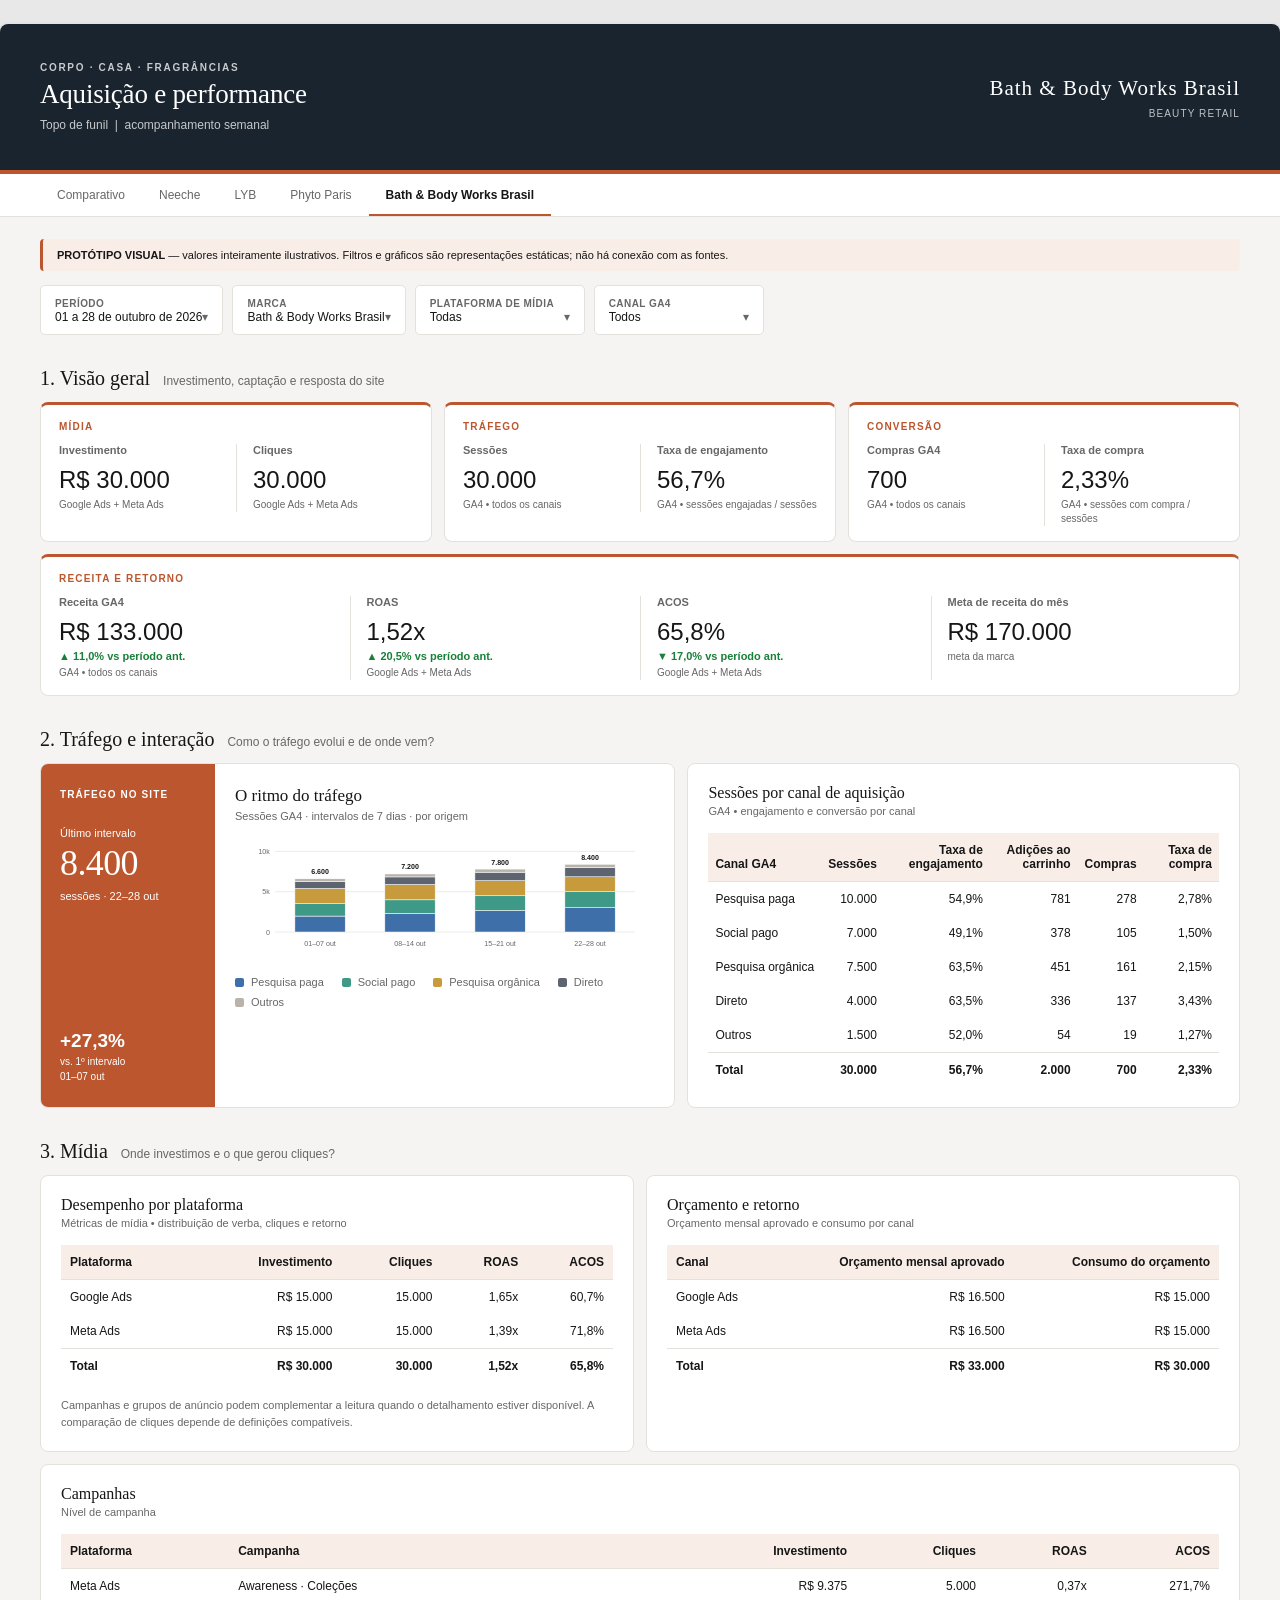
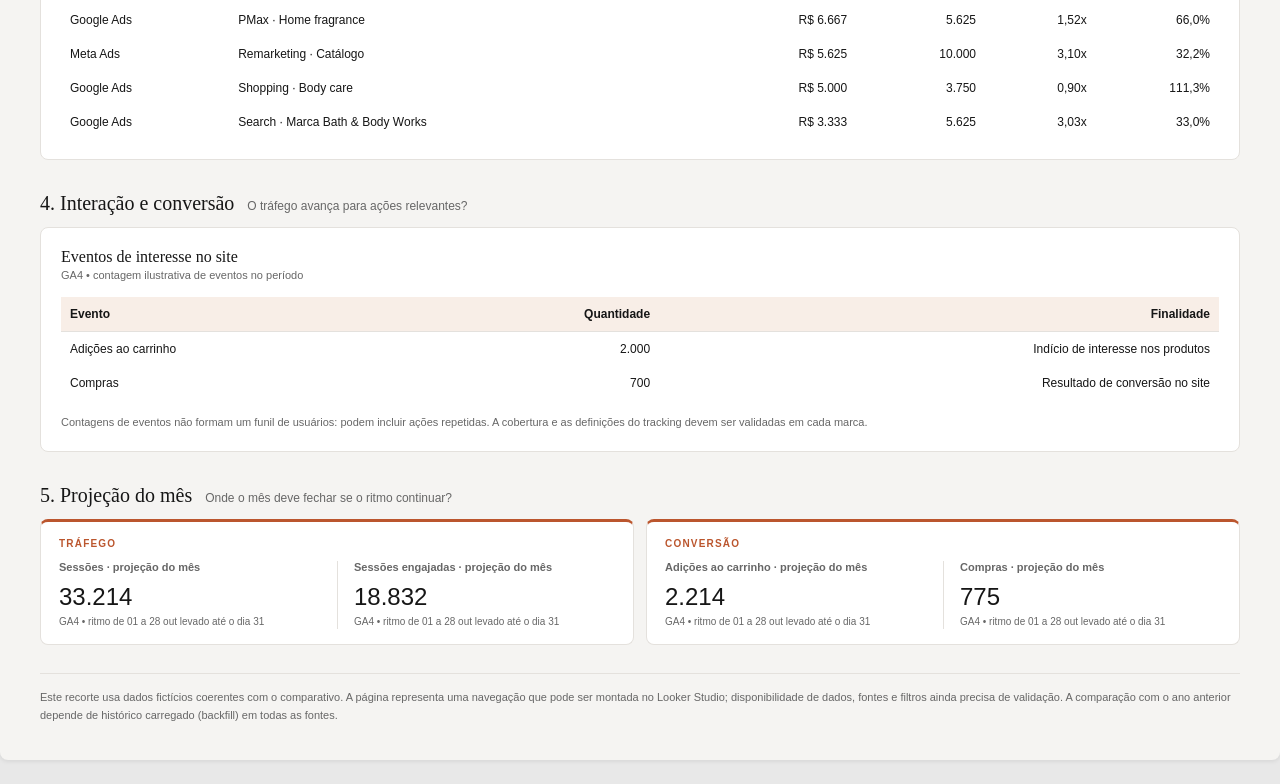
<file: v3/bath.html>
<!doctype html>
<html lang="pt-br"><head><meta charset="utf-8"><meta name="viewport" content="width=device-width,initial-scale=1">
<title>Bath &amp; Body Works Brasil | Protótipo topo de funil</title>
<style>:root{--canvas:#e8e8e8;--paper:#f5f4f2;--ink:#161616;--muted:#676767;--line:#e4e1dd;--accent:#bb562e;--tint:#f8eee7;--header:#1a242e;--header-ink:#ffffff}
:root{--serif:Georgia,"Times New Roman",serif;--sans:Arial,sans-serif;--gap:12px;--radius:8px;--up:#188038;--down:#c5221f}
*{box-sizing:border-box}
body{margin:0;background:var(--canvas);color:var(--ink);font:14px var(--sans)}
.page{max-width:1440px;margin:24px auto;background:var(--paper);padding:0 40px 36px;box-shadow:0 1px 5px #00000018;border-radius:var(--radius);overflow:hidden}
.header{position:relative;overflow:hidden;isolation:isolate;margin:0 -40px;padding:29px 40px;background:var(--header);color:var(--header-ink);min-height:150px;display:flex;justify-content:space-between;align-items:center;gap:24px;border-bottom:4px solid var(--accent)}
.header::before{content:"";position:absolute;z-index:0;top:0;right:0;bottom:0;width:62%;background-repeat:no-repeat;pointer-events:none}
.header-main,.brand-lockup{position:relative;z-index:1}
.eyebrow{display:block;font:600 10px var(--sans);letter-spacing:1.7px;opacity:.76;text-transform:uppercase}
.header h1{font:400 27px/1.2 var(--serif);margin:5px 0 6px;letter-spacing:-.2px}
.subhead{opacity:.75;font-size:12px}
.brand-name{font:400 21px var(--serif);letter-spacing:1px;text-align:right;white-space:nowrap}
.brand-caption{font-size:10px;letter-spacing:1.1px;text-transform:uppercase;opacity:.72;margin-top:7px;text-align:right}
.brand-nav{display:flex;margin:0 -40px;padding:0 40px;background:#fff;border-bottom:1px solid var(--line);overflow:auto;white-space:nowrap}
.brand-nav a{padding:14px 17px 12px;color:var(--muted);text-decoration:none;font-size:12px;border-bottom:2px solid transparent}
.brand-nav a.active{color:var(--ink);border-bottom-color:var(--accent);font-weight:bold}
.notice{margin:22px 0 14px;padding:10px 14px;background:var(--tint);border-left:3px solid var(--accent);font-size:11px;border-radius:4px}
.alert{margin:0 0 14px;padding:11px 14px;background:#fdecea;border-left:3px solid var(--down);color:#6b1311;font-size:12px;border-radius:4px;line-height:1.5}
.filters{display:flex;gap:9px;flex-wrap:wrap;margin:0 0 24px}
.filter{background:#fff;border:1px solid var(--line);padding:10px 14px;min-width:170px;font-size:12px;border-radius:5px}
.filter b{font-size:10px;text-transform:uppercase;letter-spacing:.45px;color:var(--muted);font-weight:600}
.filter small{display:block;font-size:10px;color:var(--muted);margin-top:2px}
.filter i{float:right;font-style:normal;color:var(--muted)}
.section{margin:32px 0 12px;display:flex;align-items:baseline;gap:13px}
.section h2{font:400 20px var(--serif);margin:0}
.section span{font-size:12px;color:var(--muted)}
/* módulo por domínio: faixa de destaque + título + 1 a 4 métricas */
.modules{display:grid;grid-template-columns:repeat(6,minmax(0,1fr));gap:var(--gap)}
.modules+.modules{margin-top:var(--gap)}
.module,.panel{background:#fff;border-radius:var(--radius);border:1px solid var(--line);min-width:0}
.module{border-top:3px solid var(--accent);padding:16px 18px 15px}
.kicker{font-size:10px;font-weight:700;letter-spacing:1.2px;text-transform:uppercase;color:var(--accent)}
.metrics{display:grid;margin-top:12px}
.metric{padding:0 16px;min-width:0}
.metric:first-child{padding-left:0}.metric:last-child{padding-right:0}
.metric+.metric{border-left:1px solid var(--line)}
.label{font-size:11px;font-weight:600;color:var(--muted)}
.value{font-size:24px;font-weight:500;margin:10px 0 4px}
.source{font-size:10px;color:var(--muted);line-height:1.4;margin-top:4px}
.delta{display:block;font-size:11px;font-weight:600}
.delta.up{color:var(--up)}.delta.down{color:var(--down)}.delta.flat{color:var(--muted)}
/* estado vazio: campo sem valor */
.vazio{color:var(--muted);font-weight:400}
.vazio-pill{display:inline-block;background:var(--tint);color:var(--muted);border-radius:3px;font-size:10px;font-weight:700;padding:3px 6px;margin-left:6px}
.grid{display:grid;grid-template-columns:1fr 1fr;gap:var(--gap)}
.mid-grid{grid-template-columns:minmax(0,.85fr) minmax(0,1.15fr)}
.panel{padding:20px}
.panel h3{font:400 16px var(--serif);margin:0 0 3px}
.panel .desc{font-size:11px;color:var(--muted);margin-bottom:16px}
.scroll{overflow:auto}
table{border-collapse:collapse;width:100%;font-size:12px;text-align:right}
th{background:var(--tint);font-weight:600;color:var(--ink)}
td,th{padding:10px 9px;white-space:nowrap}
table.compact td,table.compact th{padding:10px 7px}
table.compact th{white-space:normal;vertical-align:bottom}
thead th{border-bottom:1px solid var(--line)}
td:first-child,th:first-child{text-align:left}
table.camp td:nth-child(2),table.camp th:nth-child(2),table.left2 td:nth-child(2),table.left2 th:nth-child(2){text-align:left}
table.camp-total td:nth-child(3),table.camp-total th:nth-child(3){text-align:left}
tbody tr.total{font-weight:600}
tbody tr.total td{border-top:1px solid var(--line)}
.note{color:var(--muted);font-size:11px;line-height:1.55;margin:14px 0 0}
.chart{width:100%;height:auto;display:block;overflow:visible}
.chart text{font:11px var(--sans);fill:var(--muted)}
.chart .dlabel{font-weight:600;fill:var(--ink)}
.chart .gridline{stroke:var(--line);stroke-width:1}
.chart .seg{stroke:#fff;stroke-width:.8}
.legend{font-size:11px;color:var(--muted);margin-top:6px}
.key{display:inline-block;width:14px;height:3px;vertical-align:middle;margin:0 5px 0 12px}
.key:first-child{margin-left:0}
/* legenda por origem: mesmas cores fixas em gráfico e tabela */
.origin-legend{display:flex;flex-wrap:wrap;gap:8px 18px;margin-top:12px}
.leg{display:flex;align-items:center;gap:7px;font-size:11px;color:var(--muted)}
.leg i{width:9px;height:9px;border-radius:2px;flex:none}
.traffic-grid{grid-template-columns:minmax(0,1.15fr) minmax(0,1fr);align-items:stretch}
.pulse-hero{padding:0;display:grid;grid-template-columns:174px minmax(0,1fr);overflow:hidden;min-height:300px}
.pulse-summary{background:var(--accent);color:#fff;padding:23px 19px;display:flex;flex-direction:column}
.pulse-kicker{font-size:10px;font-weight:700;letter-spacing:1.1px;text-transform:uppercase;line-height:1.5}
.pulse-label{font-size:11px;margin-top:25px}
.pulse-value{font:400 36px/1.1 var(--serif);letter-spacing:-.6px;margin-top:5px}
.pulse-caption{font-size:11px;line-height:1.5;margin-top:4px}
.pulse-comparison{margin-top:auto;padding-top:20px}
.pulse-comparison strong{font-size:19px;display:block}
.pulse-comparison span{display:block;font-size:10px;line-height:1.45;margin-top:3px}
.pulse-chart{min-width:0;padding:22px 20px 15px;display:flex;flex-direction:column}
.pulse-chart h3{font:400 17px var(--serif);margin:0 0 4px}
.pulse-chart .desc{margin:0 0 10px}
.bottom{font-size:11px;color:var(--muted);border-top:1px solid var(--line);padding-top:15px;margin-top:28px;line-height:1.6}
@media(max-width:1100px){.traffic-grid,.mid-grid{grid-template-columns:minmax(0,1fr)}.module{grid-column:1/-1!important}}
@media(max-width:900px){.grid{grid-template-columns:minmax(0,1fr)}.page{margin:0;padding:0 16px 25px;border-radius:0}.header,.brand-nav{margin-left:-16px;margin-right:-16px;padding-left:16px;padding-right:16px}}
@media(max-width:700px){.metrics{grid-template-columns:1fr!important}.metric,.metric:first-child,.metric:last-child{padding:10px 0}.metric+.metric{border-left:0;border-top:1px solid var(--line)}}
@media(max-width:500px){.value{font-size:20px}.brand-lockup{display:none}.pulse-hero{grid-template-columns:1fr}.section{flex-direction:column;gap:4px}}
.header::before{background-image:url("https://bathandbodyworks.vtexassets.com/assets/vtex.file-manager-graphql/images/93e4c806-da0e-4b6e-963b-9ebe8e3c512e___94832c88d631af1a50b1e055ee6b4db9.png");background-size:180% auto;background-position:right 58%;opacity:.35}</style></head><body><main class="page">
<header class="header"><div class="header-main"><span class="eyebrow">CORPO · CASA · FRAGRÂNCIAS</span><h1>Aquisição e performance</h1>
<span class="subhead">Topo de funil &nbsp;|&nbsp; acompanhamento semanal</span></div>
<div class="brand-lockup"><div class="brand-name">Bath &amp; Body Works Brasil</div><div class="brand-caption">Beauty Retail</div></div></header>
<nav class="brand-nav" aria-label="Páginas do protótipo"><a href="topo-funil.html">Comparativo</a><a href="neeche.html">Neeche</a><a href="lyb.html">LYB</a><a href="phyto.html">Phyto Paris</a><a href="bath.html" class=active aria-current=page>Bath &amp; Body Works Brasil</a></nav>
<div class="notice"><b>PROTÓTIPO VISUAL</b> — valores inteiramente ilustrativos. Filtros e gráficos são representações estáticas; não há conexão com as fontes.</div>
<div class="filters"><div class="filter"><b>Período</b><br>01 a 28 de outubro de 2026 <i>▾</i></div><div class="filter"><b>Marca</b><br>Bath &amp; Body Works Brasil <i>▾</i></div><div class="filter"><b>Plataforma de mídia</b><br>Todas <i>▾</i></div><div class="filter"><b>Canal GA4</b><br>Todos <i>▾</i></div></div>
<div class="section"><h2>1. Visão geral</h2><span>Investimento, captação e resposta do site</span></div><div class="modules"><section class="module" style="grid-column:span 2"><div class="kicker">Mídia</div><div class="metrics" style="grid-template-columns:repeat(2,minmax(0,1fr))"><div class="metric"><div class="label">Investimento</div><div class="value">R$ 30.000</div><div class="source">Google Ads + Meta Ads</div></div><div class="metric"><div class="label">Cliques</div><div class="value">30.000</div><div class="source">Google Ads + Meta Ads</div></div></div></section><section class="module" style="grid-column:span 2"><div class="kicker">Tráfego</div><div class="metrics" style="grid-template-columns:repeat(2,minmax(0,1fr))"><div class="metric"><div class="label">Sessões</div><div class="value">30.000</div><div class="source">GA4 • todos os canais</div></div><div class="metric"><div class="label">Taxa de engajamento</div><div class="value">56,7%</div><div class="source">GA4 • sessões engajadas / sessões</div></div></div></section><section class="module" style="grid-column:span 2"><div class="kicker">Conversão</div><div class="metrics" style="grid-template-columns:repeat(2,minmax(0,1fr))"><div class="metric"><div class="label">Compras GA4</div><div class="value">700</div><div class="source">GA4 • todos os canais</div></div><div class="metric"><div class="label">Taxa de compra</div><div class="value">2,33%</div><div class="source">GA4 • sessões com compra / sessões</div></div></div></section></div><div class="modules"><section class="module" style="grid-column:span 6"><div class="kicker">Receita e retorno</div><div class="metrics" style="grid-template-columns:repeat(4,minmax(0,1fr))"><div class="metric"><div class="label">Receita GA4</div><div class="value">R$ 133.000</div><span class="delta up">▲ 11,0% vs período ant.</span><div class="source">GA4 • todos os canais</div></div><div class="metric"><div class="label">ROAS</div><div class="value">1,52x</div><span class="delta up">▲ 20,5% vs período ant.</span><div class="source">Google Ads + Meta Ads</div></div><div class="metric"><div class="label">ACOS</div><div class="value">65,8%</div><span class="delta up">▼ 17,0% vs período ant.</span><div class="source">Google Ads + Meta Ads</div></div><div class="metric"><div class="label">Meta de receita do mês</div><div class="value">R$ 170.000</div><div class="source">meta da marca</div></div></div></section></div><div class="section"><h2>2. Tráfego e interação</h2><span>Como o tráfego evolui e de onde vem?</span></div><div class="grid traffic-grid"><div class="panel pulse-hero"><div class="pulse-summary"><div class="pulse-kicker">Tráfego no site</div><div class="pulse-label">Último intervalo</div><div class="pulse-value">8.400</div><div class="pulse-caption">sessões · 22–28 out</div><div class="pulse-comparison"><strong>+27,3%</strong><span>vs. 1º intervalo<br>01–07 out</span></div></div><div class="pulse-chart"><h3>O ritmo do tráfego</h3><div class="desc">Sessões GA4 · intervalos de 7 dias · por origem</div><svg class="chart" viewBox="0 0 650 205" role="img" aria-label="Sessões por intervalo de sete dias e por origem"><line class="gridline" x1="62" y1="155.0" x2="620" y2="155.0"/><text x="54" y="159.0" text-anchor="end">0</text><line class="gridline" x1="62" y1="92.5" x2="620" y2="92.5"/><text x="54" y="96.5" text-anchor="end">5k</text><line class="gridline" x1="62" y1="30.0" x2="620" y2="30.0"/><text x="54" y="34.0" text-anchor="end">10k</text><rect class="seg" x="92.8" y="130.3" width="78" height="24.7" fill="#3f6fa8"/><rect class="seg" x="92.8" y="111.1" width="78" height="19.2" fill="#3e9a86"/><rect class="seg" x="92.8" y="87.5" width="78" height="23.6" fill="#c79a3b"/><rect class="seg" x="92.8" y="76.9" width="78" height="10.6" fill="#5d6470"/><rect class="seg" x="92.8" y="72.5" width="78" height="4.4" fill="#b9b4ab"/><text class="dlabel" x="131.8" y="65.5" text-anchor="middle">6.600</text><text x="131.8" y="176" text-anchor="middle">01–07 out</text><rect class="seg" x="232.2" y="126.0" width="78" height="29.0" fill="#3f6fa8"/><rect class="seg" x="232.2" y="105.1" width="78" height="21.0" fill="#3e9a86"/><rect class="seg" x="232.2" y="81.5" width="78" height="23.6" fill="#c79a3b"/><rect class="seg" x="232.2" y="69.6" width="78" height="11.8" fill="#5d6470"/><rect class="seg" x="232.2" y="65.0" width="78" height="4.6" fill="#b9b4ab"/><text class="dlabel" x="271.2" y="58.0" text-anchor="middle">7.200</text><text x="271.2" y="176" text-anchor="middle">08–14 out</text><rect class="seg" x="371.8" y="121.6" width="78" height="33.4" fill="#3f6fa8"/><rect class="seg" x="371.8" y="98.8" width="78" height="22.8" fill="#3e9a86"/><rect class="seg" x="371.8" y="75.4" width="78" height="23.4" fill="#c79a3b"/><rect class="seg" x="371.8" y="62.3" width="78" height="13.1" fill="#5d6470"/><rect class="seg" x="371.8" y="57.5" width="78" height="4.8" fill="#b9b4ab"/><text class="dlabel" x="410.8" y="50.5" text-anchor="middle">7.800</text><text x="410.8" y="176" text-anchor="middle">15–21 out</text><rect class="seg" x="511.2" y="117.0" width="78" height="38.0" fill="#3f6fa8"/><rect class="seg" x="511.2" y="92.5" width="78" height="24.6" fill="#3e9a86"/><rect class="seg" x="511.2" y="69.4" width="78" height="23.1" fill="#c79a3b"/><rect class="seg" x="511.2" y="55.0" width="78" height="14.4" fill="#5d6470"/><rect class="seg" x="511.2" y="50.0" width="78" height="5.0" fill="#b9b4ab"/><text class="dlabel" x="550.2" y="43.0" text-anchor="middle">8.400</text><text x="550.2" y="176" text-anchor="middle">22–28 out</text></svg><div class="origin-legend"><div class="leg"><i style="background:#3f6fa8"></i><span>Pesquisa paga</span></div><div class="leg"><i style="background:#3e9a86"></i><span>Social pago</span></div><div class="leg"><i style="background:#c79a3b"></i><span>Pesquisa orgânica</span></div><div class="leg"><i style="background:#5d6470"></i><span>Direto</span></div><div class="leg"><i style="background:#b9b4ab"></i><span>Outros</span></div></div></div></div><div class="panel channel-panel"><h3>Sessões por canal de aquisição</h3><div class="desc">GA4 • engajamento e conversão por canal</div><div class="scroll"><table class="compact"><thead><tr><th>Canal GA4</th><th>Sessões</th><th>Taxa de engajamento</th><th>Adições ao carrinho</th><th>Compras</th><th>Taxa de compra</th></tr></thead><tbody><tr><td>Pesquisa paga</td><td>10.000</td><td>54,9%</td><td>781</td><td>278</td><td>2,78%</td></tr><tr><td>Social pago</td><td>7.000</td><td>49,1%</td><td>378</td><td>105</td><td>1,50%</td></tr><tr><td>Pesquisa orgânica</td><td>7.500</td><td>63,5%</td><td>451</td><td>161</td><td>2,15%</td></tr><tr><td>Direto</td><td>4.000</td><td>63,5%</td><td>336</td><td>137</td><td>3,43%</td></tr><tr><td>Outros</td><td>1.500</td><td>52,0%</td><td>54</td><td>19</td><td>1,27%</td></tr><tr class="total"><td>Total</td><td>30.000</td><td>56,7%</td><td>2.000</td><td>700</td><td>2,33%</td></tr></tbody></table></div></div></div><div class="section"><h2>3. Mídia</h2><span>Onde investimos e o que gerou cliques?</span></div><div class="grid"><div class="panel "><h3>Desempenho por plataforma</h3><div class="desc">Métricas de mídia • distribuição de verba, cliques e retorno</div><div class="scroll"><table class=""><thead><tr><th>Plataforma</th><th>Investimento</th><th>Cliques</th><th>ROAS</th><th>ACOS</th></tr></thead><tbody><tr><td>Google Ads</td><td>R$ 15.000</td><td>15.000</td><td>1,65x</td><td>60,7%</td></tr><tr><td>Meta Ads</td><td>R$ 15.000</td><td>15.000</td><td>1,39x</td><td>71,8%</td></tr><tr class="total"><td>Total</td><td>R$ 30.000</td><td>30.000</td><td>1,52x</td><td>65,8%</td></tr></tbody></table></div><p class="note">Campanhas e grupos de anúncio podem complementar a leitura quando o detalhamento estiver disponível. A comparação de cliques depende de definições compatíveis.</p></div><div class="panel "><h3>Orçamento e retorno</h3><div class="desc">Orçamento mensal aprovado e consumo por canal</div><div class="scroll"><table class=""><thead><tr><th>Canal</th><th>Orçamento mensal aprovado</th><th>Consumo do orçamento</th></tr></thead><tbody><tr><td>Google Ads</td><td>R$ 16.500</td><td>R$ 15.000</td></tr><tr><td>Meta Ads</td><td>R$ 16.500</td><td>R$ 15.000</td></tr><tr class="total"><td>Total</td><td>R$ 33.000</td><td>R$ 30.000</td></tr></tbody></table></div></div></div><div style="height:12px"></div><div class="panel "><h3>Campanhas</h3><div class="desc">Nível de campanha</div><div class="scroll"><table class="camp"><thead><tr><th>Plataforma</th><th>Campanha</th><th>Investimento</th><th>Cliques</th><th>ROAS</th><th>ACOS</th></tr></thead><tbody><tr><td>Meta Ads</td><td>Awareness · Coleções</td><td>R$ 9.375</td><td>5.000</td><td>0,37x</td><td>271,7%</td></tr><tr><td>Google Ads</td><td>PMax · Home fragrance</td><td>R$ 6.667</td><td>5.625</td><td>1,52x</td><td>66,0%</td></tr><tr><td>Meta Ads</td><td>Remarketing · Catálogo</td><td>R$ 5.625</td><td>10.000</td><td>3,10x</td><td>32,2%</td></tr><tr><td>Google Ads</td><td>Shopping · Body care</td><td>R$ 5.000</td><td>3.750</td><td>0,90x</td><td>111,3%</td></tr><tr><td>Google Ads</td><td>Search · Marca Bath & Body Works</td><td>R$ 3.333</td><td>5.625</td><td>3,03x</td><td>33,0%</td></tr></tbody></table></div></div><div class="section"><h2>4. Interação e conversão</h2><span>O tráfego avança para ações relevantes?</span></div><div class="panel "><h3>Eventos de interesse no site</h3><div class="desc">GA4 • contagem ilustrativa de eventos no período</div><div class="scroll"><table class=""><thead><tr><th>Evento</th><th>Quantidade</th><th>Finalidade</th></tr></thead><tbody><tr><td>Adições ao carrinho</td><td>2.000</td><td>Indício de interesse nos produtos</td></tr><tr><td>Compras</td><td>700</td><td>Resultado de conversão no site</td></tr></tbody></table></div><p class="note">Contagens de eventos não formam um funil de usuários: podem incluir ações repetidas. A cobertura e as definições do tracking devem ser validadas em cada marca.</p></div><div class="section"><h2>5. Projeção do mês</h2><span>Onde o mês deve fechar se o ritmo continuar?</span></div><div class="modules"><section class="module" style="grid-column:span 3"><div class="kicker">Tráfego</div><div class="metrics" style="grid-template-columns:repeat(2,minmax(0,1fr))"><div class="metric"><div class="label">Sessões · projeção do mês</div><div class="value">33.214</div><div class="source">GA4 • ritmo de 01 a 28 out levado até o dia 31</div></div><div class="metric"><div class="label">Sessões engajadas · projeção do mês</div><div class="value">18.832</div><div class="source">GA4 • ritmo de 01 a 28 out levado até o dia 31</div></div></div></section><section class="module" style="grid-column:span 3"><div class="kicker">Conversão</div><div class="metrics" style="grid-template-columns:repeat(2,minmax(0,1fr))"><div class="metric"><div class="label">Adições ao carrinho · projeção do mês</div><div class="value">2.214</div><div class="source">GA4 • ritmo de 01 a 28 out levado até o dia 31</div></div><div class="metric"><div class="label">Compras · projeção do mês</div><div class="value">775</div><div class="source">GA4 • ritmo de 01 a 28 out levado até o dia 31</div></div></div></section></div><div class="bottom">Este recorte usa dados fictícios coerentes com o comparativo. A página representa uma navegação que pode ser montada no Looker Studio; disponibilidade de dados, fontes e filtros ainda precisa de validação. A comparação com o ano anterior depende de histórico carregado (backfill) em todas as fontes.</div>
</main></body></html>
</file>
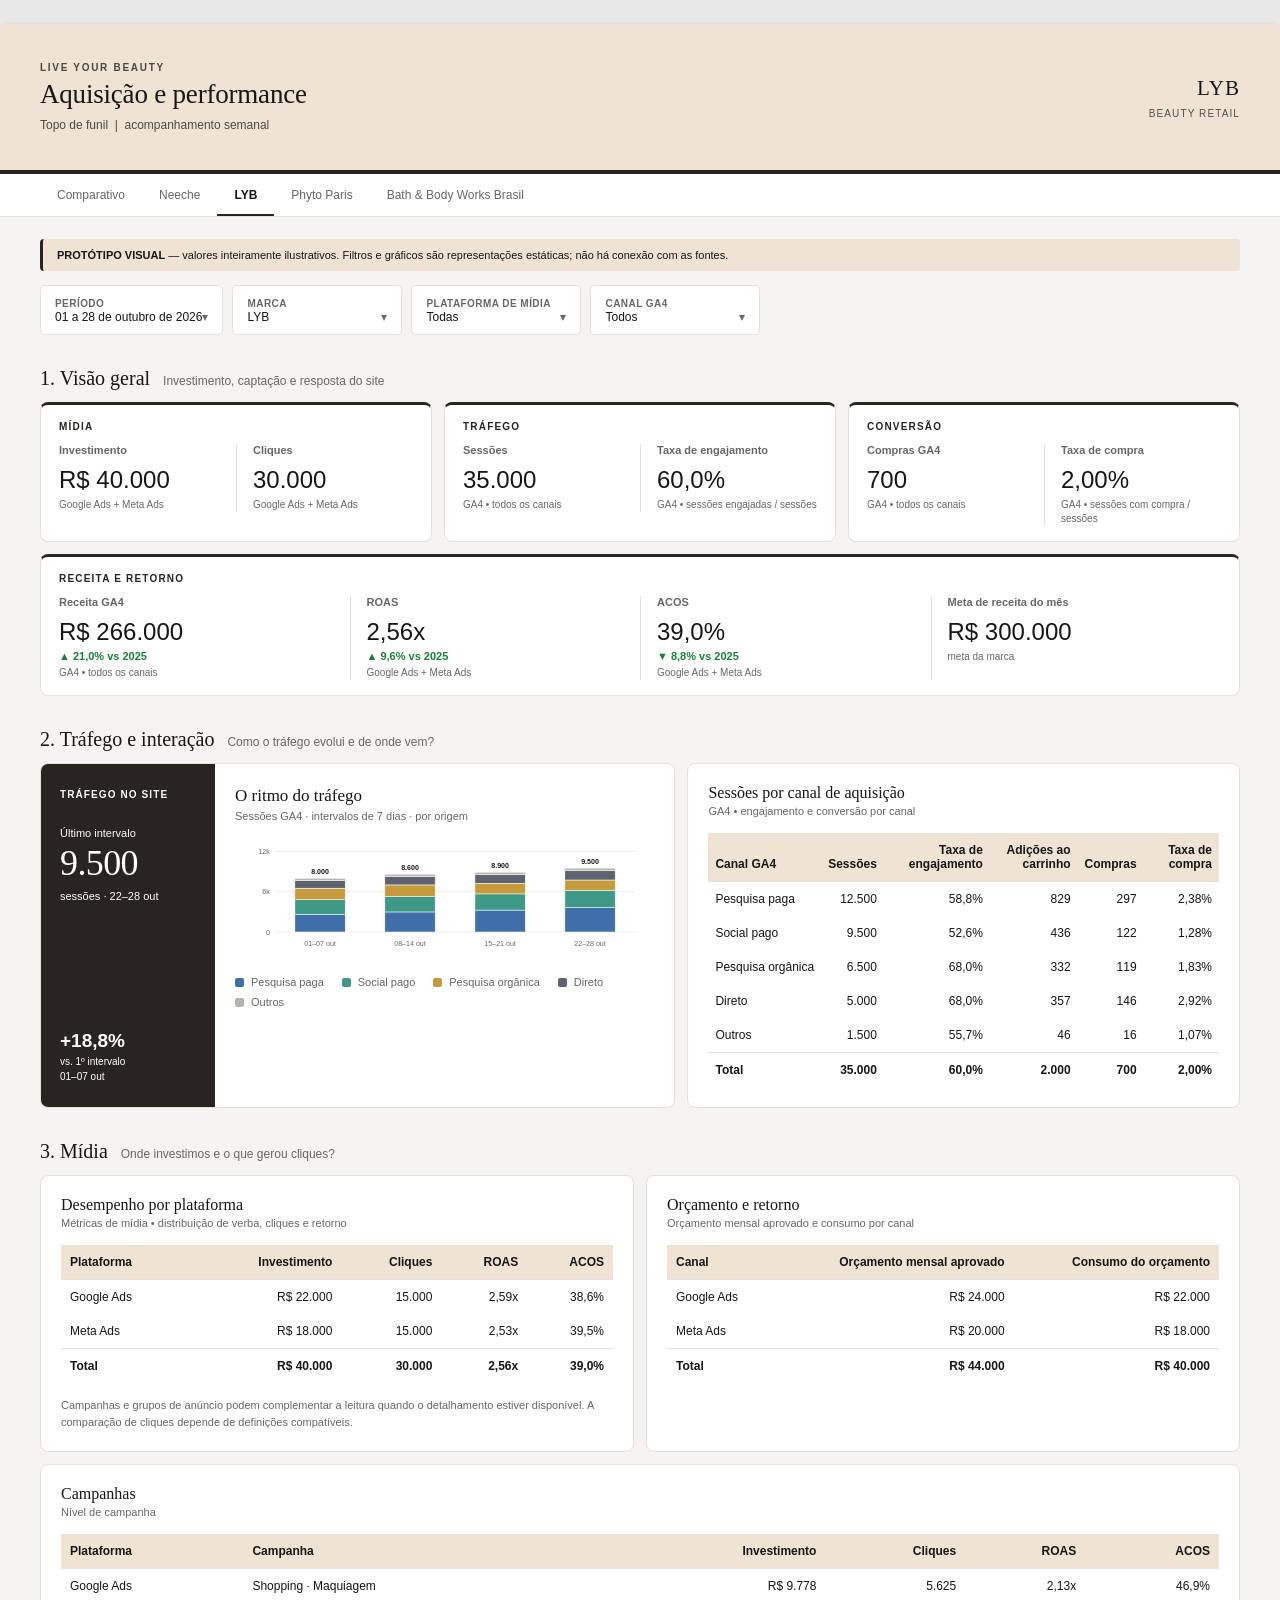
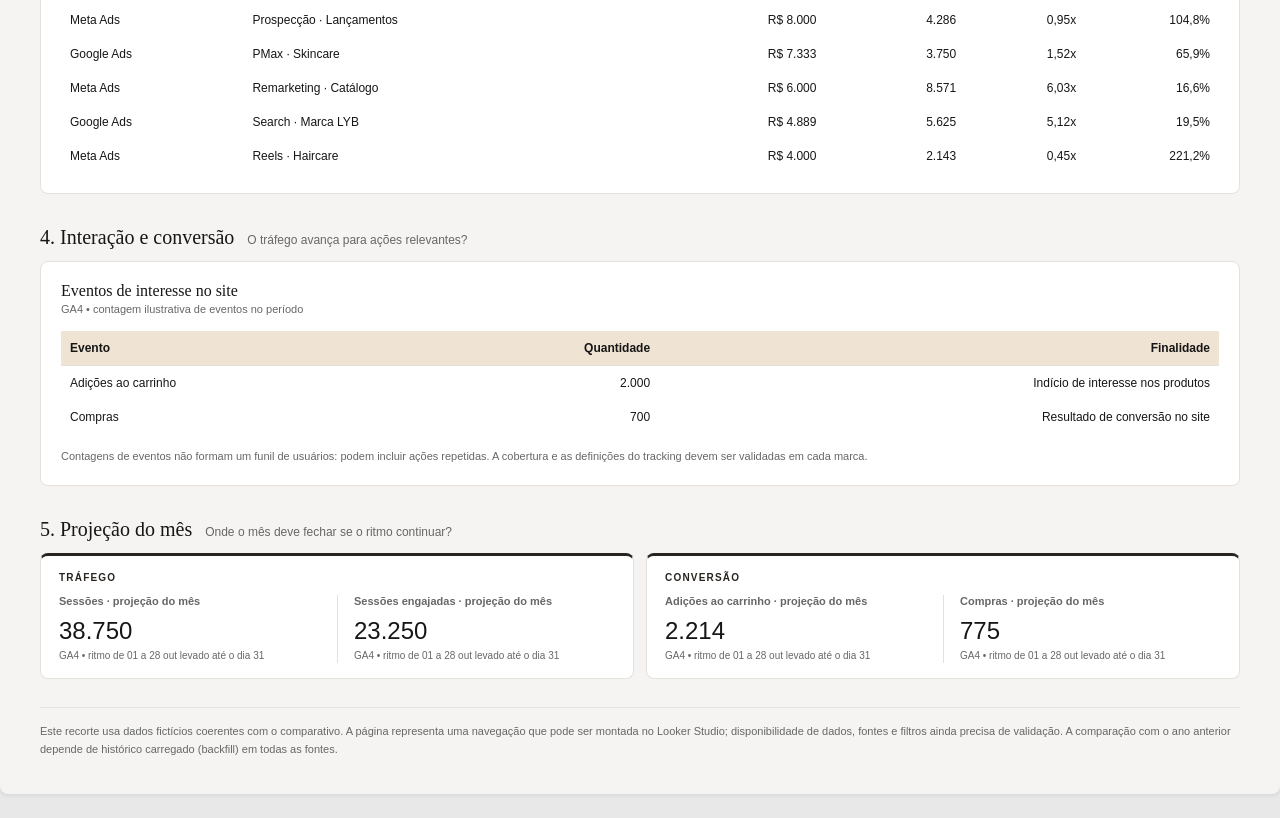
<file: v3/lyb.html>
<!doctype html>
<html lang="pt-br"><head><meta charset="utf-8"><meta name="viewport" content="width=device-width,initial-scale=1">
<title>LYB | Protótipo topo de funil</title>
<style>:root{--canvas:#e8e8e8;--paper:#f5f4f2;--ink:#161616;--muted:#676767;--line:#e4e1dd;--accent:#282420;--tint:#efe3d3;--header:#efe3d3;--header-ink:#171717}
:root{--serif:Georgia,"Times New Roman",serif;--sans:Arial,sans-serif;--gap:12px;--radius:8px;--up:#188038;--down:#c5221f}
*{box-sizing:border-box}
body{margin:0;background:var(--canvas);color:var(--ink);font:14px var(--sans)}
.page{max-width:1440px;margin:24px auto;background:var(--paper);padding:0 40px 36px;box-shadow:0 1px 5px #00000018;border-radius:var(--radius);overflow:hidden}
.header{position:relative;overflow:hidden;isolation:isolate;margin:0 -40px;padding:29px 40px;background:var(--header);color:var(--header-ink);min-height:150px;display:flex;justify-content:space-between;align-items:center;gap:24px;border-bottom:4px solid var(--accent)}
.header::before{content:"";position:absolute;z-index:0;top:0;right:0;bottom:0;width:62%;background-repeat:no-repeat;pointer-events:none}
.header-main,.brand-lockup{position:relative;z-index:1}
.eyebrow{display:block;font:600 10px var(--sans);letter-spacing:1.7px;opacity:.76;text-transform:uppercase}
.header h1{font:400 27px/1.2 var(--serif);margin:5px 0 6px;letter-spacing:-.2px}
.subhead{opacity:.75;font-size:12px}
.brand-name{font:400 21px var(--serif);letter-spacing:1px;text-align:right;white-space:nowrap}
.brand-caption{font-size:10px;letter-spacing:1.1px;text-transform:uppercase;opacity:.72;margin-top:7px;text-align:right}
.brand-nav{display:flex;margin:0 -40px;padding:0 40px;background:#fff;border-bottom:1px solid var(--line);overflow:auto;white-space:nowrap}
.brand-nav a{padding:14px 17px 12px;color:var(--muted);text-decoration:none;font-size:12px;border-bottom:2px solid transparent}
.brand-nav a.active{color:var(--ink);border-bottom-color:var(--accent);font-weight:bold}
.notice{margin:22px 0 14px;padding:10px 14px;background:var(--tint);border-left:3px solid var(--accent);font-size:11px;border-radius:4px}
.alert{margin:0 0 14px;padding:11px 14px;background:#fdecea;border-left:3px solid var(--down);color:#6b1311;font-size:12px;border-radius:4px;line-height:1.5}
.filters{display:flex;gap:9px;flex-wrap:wrap;margin:0 0 24px}
.filter{background:#fff;border:1px solid var(--line);padding:10px 14px;min-width:170px;font-size:12px;border-radius:5px}
.filter b{font-size:10px;text-transform:uppercase;letter-spacing:.45px;color:var(--muted);font-weight:600}
.filter small{display:block;font-size:10px;color:var(--muted);margin-top:2px}
.filter i{float:right;font-style:normal;color:var(--muted)}
.section{margin:32px 0 12px;display:flex;align-items:baseline;gap:13px}
.section h2{font:400 20px var(--serif);margin:0}
.section span{font-size:12px;color:var(--muted)}
/* módulo por domínio: faixa de destaque + título + 1 a 4 métricas */
.modules{display:grid;grid-template-columns:repeat(6,minmax(0,1fr));gap:var(--gap)}
.modules+.modules{margin-top:var(--gap)}
.module,.panel{background:#fff;border-radius:var(--radius);border:1px solid var(--line);min-width:0}
.module{border-top:3px solid var(--accent);padding:16px 18px 15px}
.kicker{font-size:10px;font-weight:700;letter-spacing:1.2px;text-transform:uppercase;color:var(--accent)}
.metrics{display:grid;margin-top:12px}
.metric{padding:0 16px;min-width:0}
.metric:first-child{padding-left:0}.metric:last-child{padding-right:0}
.metric+.metric{border-left:1px solid var(--line)}
.label{font-size:11px;font-weight:600;color:var(--muted)}
.value{font-size:24px;font-weight:500;margin:10px 0 4px}
.source{font-size:10px;color:var(--muted);line-height:1.4;margin-top:4px}
.delta{display:block;font-size:11px;font-weight:600}
.delta.up{color:var(--up)}.delta.down{color:var(--down)}.delta.flat{color:var(--muted)}
/* estado vazio: campo sem valor */
.vazio{color:var(--muted);font-weight:400}
.vazio-pill{display:inline-block;background:var(--tint);color:var(--muted);border-radius:3px;font-size:10px;font-weight:700;padding:3px 6px;margin-left:6px}
.grid{display:grid;grid-template-columns:1fr 1fr;gap:var(--gap)}
.mid-grid{grid-template-columns:minmax(0,.85fr) minmax(0,1.15fr)}
.panel{padding:20px}
.panel h3{font:400 16px var(--serif);margin:0 0 3px}
.panel .desc{font-size:11px;color:var(--muted);margin-bottom:16px}
.scroll{overflow:auto}
table{border-collapse:collapse;width:100%;font-size:12px;text-align:right}
th{background:var(--tint);font-weight:600;color:var(--ink)}
td,th{padding:10px 9px;white-space:nowrap}
table.compact td,table.compact th{padding:10px 7px}
table.compact th{white-space:normal;vertical-align:bottom}
thead th{border-bottom:1px solid var(--line)}
td:first-child,th:first-child{text-align:left}
table.camp td:nth-child(2),table.camp th:nth-child(2),table.left2 td:nth-child(2),table.left2 th:nth-child(2){text-align:left}
table.camp-total td:nth-child(3),table.camp-total th:nth-child(3){text-align:left}
tbody tr.total{font-weight:600}
tbody tr.total td{border-top:1px solid var(--line)}
.note{color:var(--muted);font-size:11px;line-height:1.55;margin:14px 0 0}
.chart{width:100%;height:auto;display:block;overflow:visible}
.chart text{font:11px var(--sans);fill:var(--muted)}
.chart .dlabel{font-weight:600;fill:var(--ink)}
.chart .gridline{stroke:var(--line);stroke-width:1}
.chart .seg{stroke:#fff;stroke-width:.8}
.legend{font-size:11px;color:var(--muted);margin-top:6px}
.key{display:inline-block;width:14px;height:3px;vertical-align:middle;margin:0 5px 0 12px}
.key:first-child{margin-left:0}
/* legenda por origem: mesmas cores fixas em gráfico e tabela */
.origin-legend{display:flex;flex-wrap:wrap;gap:8px 18px;margin-top:12px}
.leg{display:flex;align-items:center;gap:7px;font-size:11px;color:var(--muted)}
.leg i{width:9px;height:9px;border-radius:2px;flex:none}
.traffic-grid{grid-template-columns:minmax(0,1.15fr) minmax(0,1fr);align-items:stretch}
.pulse-hero{padding:0;display:grid;grid-template-columns:174px minmax(0,1fr);overflow:hidden;min-height:300px}
.pulse-summary{background:var(--accent);color:#fff;padding:23px 19px;display:flex;flex-direction:column}
.pulse-kicker{font-size:10px;font-weight:700;letter-spacing:1.1px;text-transform:uppercase;line-height:1.5}
.pulse-label{font-size:11px;margin-top:25px}
.pulse-value{font:400 36px/1.1 var(--serif);letter-spacing:-.6px;margin-top:5px}
.pulse-caption{font-size:11px;line-height:1.5;margin-top:4px}
.pulse-comparison{margin-top:auto;padding-top:20px}
.pulse-comparison strong{font-size:19px;display:block}
.pulse-comparison span{display:block;font-size:10px;line-height:1.45;margin-top:3px}
.pulse-chart{min-width:0;padding:22px 20px 15px;display:flex;flex-direction:column}
.pulse-chart h3{font:400 17px var(--serif);margin:0 0 4px}
.pulse-chart .desc{margin:0 0 10px}
.bottom{font-size:11px;color:var(--muted);border-top:1px solid var(--line);padding-top:15px;margin-top:28px;line-height:1.6}
@media(max-width:1100px){.traffic-grid,.mid-grid{grid-template-columns:minmax(0,1fr)}.module{grid-column:1/-1!important}}
@media(max-width:900px){.grid{grid-template-columns:minmax(0,1fr)}.page{margin:0;padding:0 16px 25px;border-radius:0}.header,.brand-nav{margin-left:-16px;margin-right:-16px;padding-left:16px;padding-right:16px}}
@media(max-width:700px){.metrics{grid-template-columns:1fr!important}.metric,.metric:first-child,.metric:last-child{padding:10px 0}.metric+.metric{border-left:0;border-top:1px solid var(--line)}}
@media(max-width:500px){.value{font-size:20px}.brand-lockup{display:none}.pulse-hero{grid-template-columns:1fr}.section{flex-direction:column;gap:4px}}
.header::before{background-image:url("https://beautyglam.vteximg.com.br/arquivos/ids/169924/PRIMAVERA.png?v=639259459186470000");background-size:240% auto;background-position:right 52%;opacity:.29}</style></head><body><main class="page">
<header class="header"><div class="header-main"><span class="eyebrow">LIVE YOUR BEAUTY</span><h1>Aquisição e performance</h1>
<span class="subhead">Topo de funil &nbsp;|&nbsp; acompanhamento semanal</span></div>
<div class="brand-lockup"><div class="brand-name">LYB</div><div class="brand-caption">Beauty Retail</div></div></header>
<nav class="brand-nav" aria-label="Páginas do protótipo"><a href="topo-funil.html">Comparativo</a><a href="neeche.html">Neeche</a><a href="lyb.html" class=active aria-current=page>LYB</a><a href="phyto.html">Phyto Paris</a><a href="bath.html">Bath &amp; Body Works Brasil</a></nav>
<div class="notice"><b>PROTÓTIPO VISUAL</b> — valores inteiramente ilustrativos. Filtros e gráficos são representações estáticas; não há conexão com as fontes.</div>
<div class="filters"><div class="filter"><b>Período</b><br>01 a 28 de outubro de 2026 <i>▾</i></div><div class="filter"><b>Marca</b><br>LYB <i>▾</i></div><div class="filter"><b>Plataforma de mídia</b><br>Todas <i>▾</i></div><div class="filter"><b>Canal GA4</b><br>Todos <i>▾</i></div></div>
<div class="section"><h2>1. Visão geral</h2><span>Investimento, captação e resposta do site</span></div><div class="modules"><section class="module" style="grid-column:span 2"><div class="kicker">Mídia</div><div class="metrics" style="grid-template-columns:repeat(2,minmax(0,1fr))"><div class="metric"><div class="label">Investimento</div><div class="value">R$ 40.000</div><div class="source">Google Ads + Meta Ads</div></div><div class="metric"><div class="label">Cliques</div><div class="value">30.000</div><div class="source">Google Ads + Meta Ads</div></div></div></section><section class="module" style="grid-column:span 2"><div class="kicker">Tráfego</div><div class="metrics" style="grid-template-columns:repeat(2,minmax(0,1fr))"><div class="metric"><div class="label">Sessões</div><div class="value">35.000</div><div class="source">GA4 • todos os canais</div></div><div class="metric"><div class="label">Taxa de engajamento</div><div class="value">60,0%</div><div class="source">GA4 • sessões engajadas / sessões</div></div></div></section><section class="module" style="grid-column:span 2"><div class="kicker">Conversão</div><div class="metrics" style="grid-template-columns:repeat(2,minmax(0,1fr))"><div class="metric"><div class="label">Compras GA4</div><div class="value">700</div><div class="source">GA4 • todos os canais</div></div><div class="metric"><div class="label">Taxa de compra</div><div class="value">2,00%</div><div class="source">GA4 • sessões com compra / sessões</div></div></div></section></div><div class="modules"><section class="module" style="grid-column:span 6"><div class="kicker">Receita e retorno</div><div class="metrics" style="grid-template-columns:repeat(4,minmax(0,1fr))"><div class="metric"><div class="label">Receita GA4</div><div class="value">R$ 266.000</div><span class="delta up">▲ 21,0% vs 2025</span><div class="source">GA4 • todos os canais</div></div><div class="metric"><div class="label">ROAS</div><div class="value">2,56x</div><span class="delta up">▲ 9,6% vs 2025</span><div class="source">Google Ads + Meta Ads</div></div><div class="metric"><div class="label">ACOS</div><div class="value">39,0%</div><span class="delta up">▼ 8,8% vs 2025</span><div class="source">Google Ads + Meta Ads</div></div><div class="metric"><div class="label">Meta de receita do mês</div><div class="value">R$ 300.000</div><div class="source">meta da marca</div></div></div></section></div><div class="section"><h2>2. Tráfego e interação</h2><span>Como o tráfego evolui e de onde vem?</span></div><div class="grid traffic-grid"><div class="panel pulse-hero"><div class="pulse-summary"><div class="pulse-kicker">Tráfego no site</div><div class="pulse-label">Último intervalo</div><div class="pulse-value">9.500</div><div class="pulse-caption">sessões · 22–28 out</div><div class="pulse-comparison"><strong>+18,8%</strong><span>vs. 1º intervalo<br>01–07 out</span></div></div><div class="pulse-chart"><h3>O ritmo do tráfego</h3><div class="desc">Sessões GA4 · intervalos de 7 dias · por origem</div><svg class="chart" viewBox="0 0 650 205" role="img" aria-label="Sessões por intervalo de sete dias e por origem"><line class="gridline" x1="62" y1="155.0" x2="620" y2="155.0"/><text x="54" y="159.0" text-anchor="end">0</text><line class="gridline" x1="62" y1="92.5" x2="620" y2="92.5"/><text x="54" y="96.5" text-anchor="end">6k</text><line class="gridline" x1="62" y1="30.0" x2="620" y2="30.0"/><text x="54" y="34.0" text-anchor="end">12k</text><rect class="seg" x="92.8" y="127.9" width="78" height="27.1" fill="#3f6fa8"/><rect class="seg" x="92.8" y="105.0" width="78" height="22.8" fill="#3e9a86"/><rect class="seg" x="92.8" y="87.1" width="78" height="17.9" fill="#c79a3b"/><rect class="seg" x="92.8" y="75.5" width="78" height="11.6" fill="#5d6470"/><rect class="seg" x="92.8" y="71.7" width="78" height="3.8" fill="#b9b4ab"/><text class="dlabel" x="131.8" y="64.7" text-anchor="middle">8.000</text><text x="131.8" y="176" text-anchor="middle">01–07 out</text><rect class="seg" x="232.2" y="123.9" width="78" height="31.1" fill="#3f6fa8"/><rect class="seg" x="232.2" y="99.5" width="78" height="24.4" fill="#3e9a86"/><rect class="seg" x="232.2" y="82.1" width="78" height="17.5" fill="#c79a3b"/><rect class="seg" x="232.2" y="69.3" width="78" height="12.7" fill="#5d6470"/><rect class="seg" x="232.2" y="65.4" width="78" height="3.9" fill="#b9b4ab"/><text class="dlabel" x="271.2" y="58.4" text-anchor="middle">8.600</text><text x="271.2" y="176" text-anchor="middle">08–14 out</text><rect class="seg" x="371.8" y="121.0" width="78" height="34.0" fill="#3f6fa8"/><rect class="seg" x="371.8" y="95.9" width="78" height="25.1" fill="#3e9a86"/><rect class="seg" x="371.8" y="79.5" width="78" height="16.4" fill="#c79a3b"/><rect class="seg" x="371.8" y="66.2" width="78" height="13.3" fill="#5d6470"/><rect class="seg" x="371.8" y="62.3" width="78" height="3.9" fill="#b9b4ab"/><text class="dlabel" x="410.8" y="55.3" text-anchor="middle">8.900</text><text x="410.8" y="176" text-anchor="middle">15–21 out</text><rect class="seg" x="511.2" y="117.0" width="78" height="38.0" fill="#3f6fa8"/><rect class="seg" x="511.2" y="90.4" width="78" height="26.6" fill="#3e9a86"/><rect class="seg" x="511.2" y="74.4" width="78" height="15.9" fill="#c79a3b"/><rect class="seg" x="511.2" y="60.0" width="78" height="14.4" fill="#5d6470"/><rect class="seg" x="511.2" y="56.0" width="78" height="4.0" fill="#b9b4ab"/><text class="dlabel" x="550.2" y="49.0" text-anchor="middle">9.500</text><text x="550.2" y="176" text-anchor="middle">22–28 out</text></svg><div class="origin-legend"><div class="leg"><i style="background:#3f6fa8"></i><span>Pesquisa paga</span></div><div class="leg"><i style="background:#3e9a86"></i><span>Social pago</span></div><div class="leg"><i style="background:#c79a3b"></i><span>Pesquisa orgânica</span></div><div class="leg"><i style="background:#5d6470"></i><span>Direto</span></div><div class="leg"><i style="background:#b9b4ab"></i><span>Outros</span></div></div></div></div><div class="panel channel-panel"><h3>Sessões por canal de aquisição</h3><div class="desc">GA4 • engajamento e conversão por canal</div><div class="scroll"><table class="compact"><thead><tr><th>Canal GA4</th><th>Sessões</th><th>Taxa de engajamento</th><th>Adições ao carrinho</th><th>Compras</th><th>Taxa de compra</th></tr></thead><tbody><tr><td>Pesquisa paga</td><td>12.500</td><td>58,8%</td><td>829</td><td>297</td><td>2,38%</td></tr><tr><td>Social pago</td><td>9.500</td><td>52,6%</td><td>436</td><td>122</td><td>1,28%</td></tr><tr><td>Pesquisa orgânica</td><td>6.500</td><td>68,0%</td><td>332</td><td>119</td><td>1,83%</td></tr><tr><td>Direto</td><td>5.000</td><td>68,0%</td><td>357</td><td>146</td><td>2,92%</td></tr><tr><td>Outros</td><td>1.500</td><td>55,7%</td><td>46</td><td>16</td><td>1,07%</td></tr><tr class="total"><td>Total</td><td>35.000</td><td>60,0%</td><td>2.000</td><td>700</td><td>2,00%</td></tr></tbody></table></div></div></div><div class="section"><h2>3. Mídia</h2><span>Onde investimos e o que gerou cliques?</span></div><div class="grid"><div class="panel "><h3>Desempenho por plataforma</h3><div class="desc">Métricas de mídia • distribuição de verba, cliques e retorno</div><div class="scroll"><table class=""><thead><tr><th>Plataforma</th><th>Investimento</th><th>Cliques</th><th>ROAS</th><th>ACOS</th></tr></thead><tbody><tr><td>Google Ads</td><td>R$ 22.000</td><td>15.000</td><td>2,59x</td><td>38,6%</td></tr><tr><td>Meta Ads</td><td>R$ 18.000</td><td>15.000</td><td>2,53x</td><td>39,5%</td></tr><tr class="total"><td>Total</td><td>R$ 40.000</td><td>30.000</td><td>2,56x</td><td>39,0%</td></tr></tbody></table></div><p class="note">Campanhas e grupos de anúncio podem complementar a leitura quando o detalhamento estiver disponível. A comparação de cliques depende de definições compatíveis.</p></div><div class="panel "><h3>Orçamento e retorno</h3><div class="desc">Orçamento mensal aprovado e consumo por canal</div><div class="scroll"><table class=""><thead><tr><th>Canal</th><th>Orçamento mensal aprovado</th><th>Consumo do orçamento</th></tr></thead><tbody><tr><td>Google Ads</td><td>R$ 24.000</td><td>R$ 22.000</td></tr><tr><td>Meta Ads</td><td>R$ 20.000</td><td>R$ 18.000</td></tr><tr class="total"><td>Total</td><td>R$ 44.000</td><td>R$ 40.000</td></tr></tbody></table></div></div></div><div style="height:12px"></div><div class="panel "><h3>Campanhas</h3><div class="desc">Nível de campanha</div><div class="scroll"><table class="camp"><thead><tr><th>Plataforma</th><th>Campanha</th><th>Investimento</th><th>Cliques</th><th>ROAS</th><th>ACOS</th></tr></thead><tbody><tr><td>Google Ads</td><td>Shopping · Maquiagem</td><td>R$ 9.778</td><td>5.625</td><td>2,13x</td><td>46,9%</td></tr><tr><td>Meta Ads</td><td>Prospecção · Lançamentos</td><td>R$ 8.000</td><td>4.286</td><td>0,95x</td><td>104,8%</td></tr><tr><td>Google Ads</td><td>PMax · Skincare</td><td>R$ 7.333</td><td>3.750</td><td>1,52x</td><td>65,9%</td></tr><tr><td>Meta Ads</td><td>Remarketing · Catálogo</td><td>R$ 6.000</td><td>8.571</td><td>6,03x</td><td>16,6%</td></tr><tr><td>Google Ads</td><td>Search · Marca LYB</td><td>R$ 4.889</td><td>5.625</td><td>5,12x</td><td>19,5%</td></tr><tr><td>Meta Ads</td><td>Reels · Haircare</td><td>R$ 4.000</td><td>2.143</td><td>0,45x</td><td>221,2%</td></tr></tbody></table></div></div><div class="section"><h2>4. Interação e conversão</h2><span>O tráfego avança para ações relevantes?</span></div><div class="panel "><h3>Eventos de interesse no site</h3><div class="desc">GA4 • contagem ilustrativa de eventos no período</div><div class="scroll"><table class=""><thead><tr><th>Evento</th><th>Quantidade</th><th>Finalidade</th></tr></thead><tbody><tr><td>Adições ao carrinho</td><td>2.000</td><td>Indício de interesse nos produtos</td></tr><tr><td>Compras</td><td>700</td><td>Resultado de conversão no site</td></tr></tbody></table></div><p class="note">Contagens de eventos não formam um funil de usuários: podem incluir ações repetidas. A cobertura e as definições do tracking devem ser validadas em cada marca.</p></div><div class="section"><h2>5. Projeção do mês</h2><span>Onde o mês deve fechar se o ritmo continuar?</span></div><div class="modules"><section class="module" style="grid-column:span 3"><div class="kicker">Tráfego</div><div class="metrics" style="grid-template-columns:repeat(2,minmax(0,1fr))"><div class="metric"><div class="label">Sessões · projeção do mês</div><div class="value">38.750</div><div class="source">GA4 • ritmo de 01 a 28 out levado até o dia 31</div></div><div class="metric"><div class="label">Sessões engajadas · projeção do mês</div><div class="value">23.250</div><div class="source">GA4 • ritmo de 01 a 28 out levado até o dia 31</div></div></div></section><section class="module" style="grid-column:span 3"><div class="kicker">Conversão</div><div class="metrics" style="grid-template-columns:repeat(2,minmax(0,1fr))"><div class="metric"><div class="label">Adições ao carrinho · projeção do mês</div><div class="value">2.214</div><div class="source">GA4 • ritmo de 01 a 28 out levado até o dia 31</div></div><div class="metric"><div class="label">Compras · projeção do mês</div><div class="value">775</div><div class="source">GA4 • ritmo de 01 a 28 out levado até o dia 31</div></div></div></section></div><div class="bottom">Este recorte usa dados fictícios coerentes com o comparativo. A página representa uma navegação que pode ser montada no Looker Studio; disponibilidade de dados, fontes e filtros ainda precisa de validação. A comparação com o ano anterior depende de histórico carregado (backfill) em todas as fontes.</div>
</main></body></html>
</file>
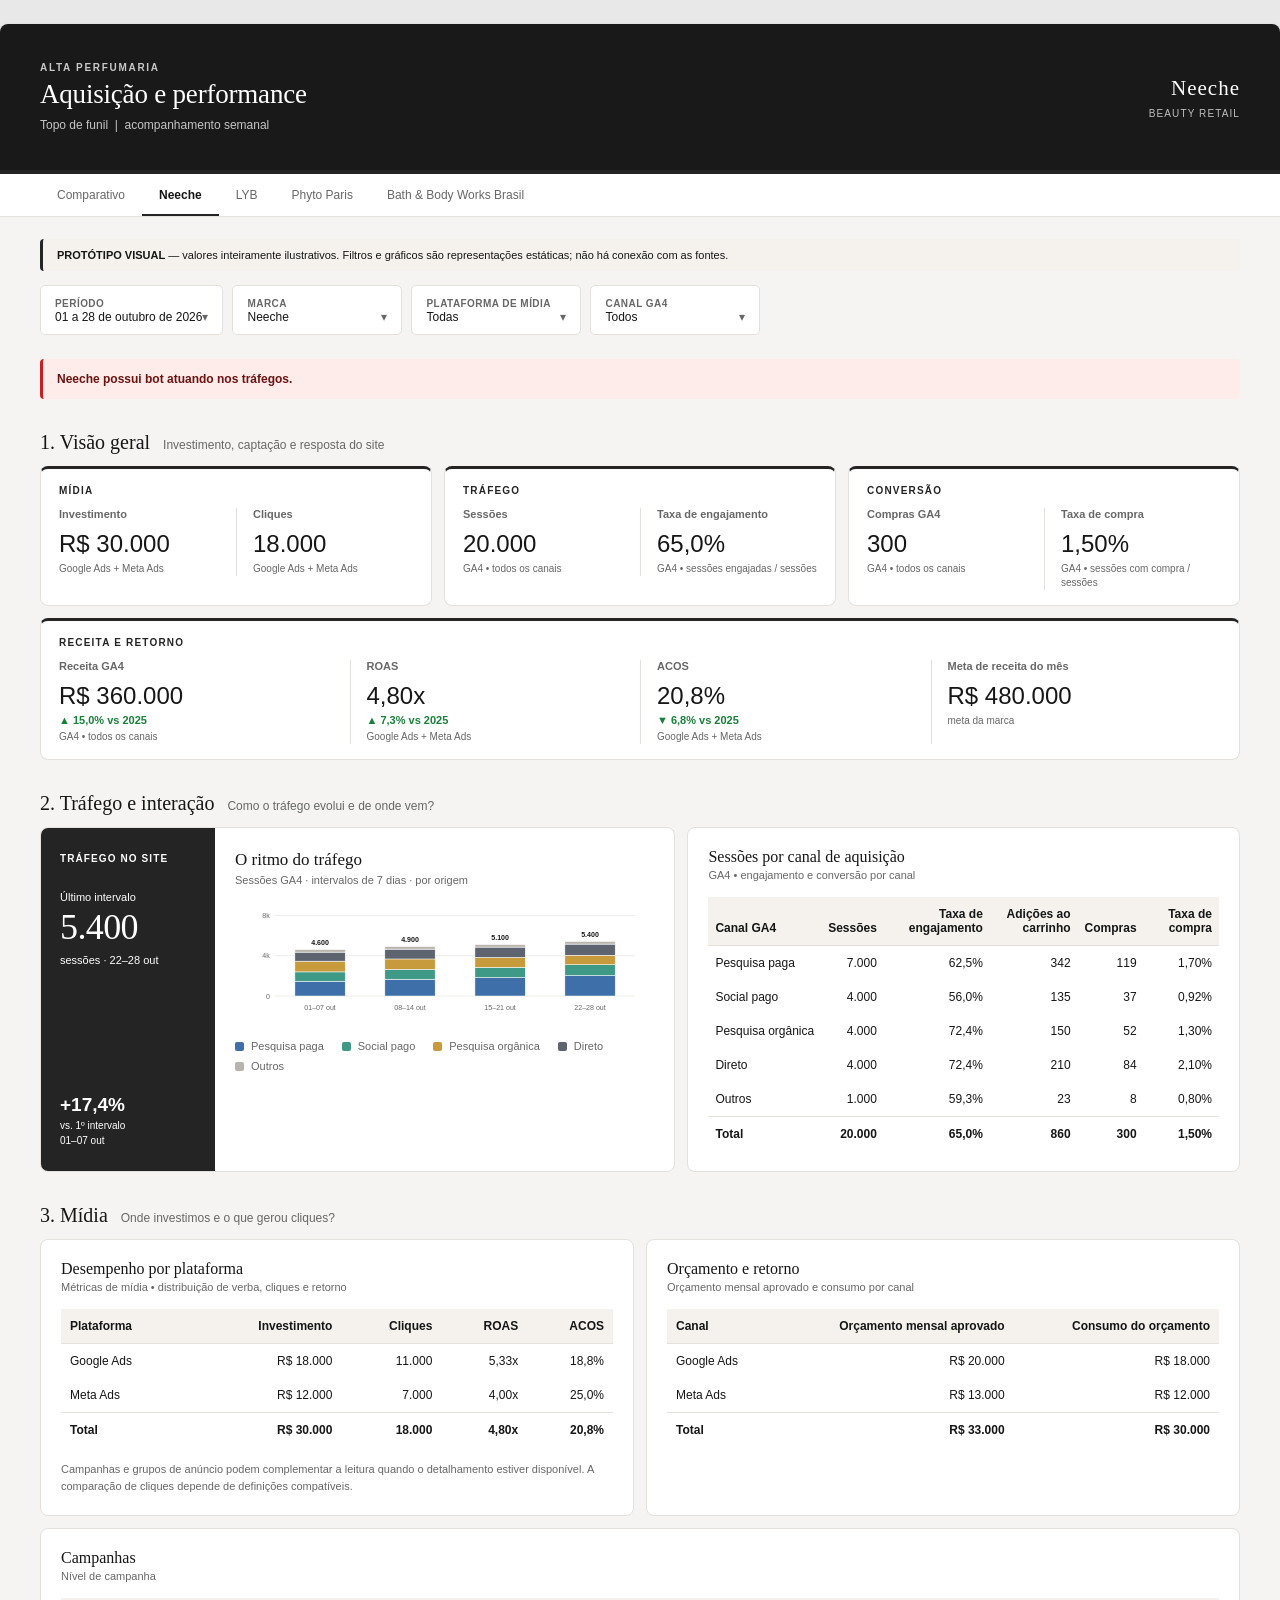
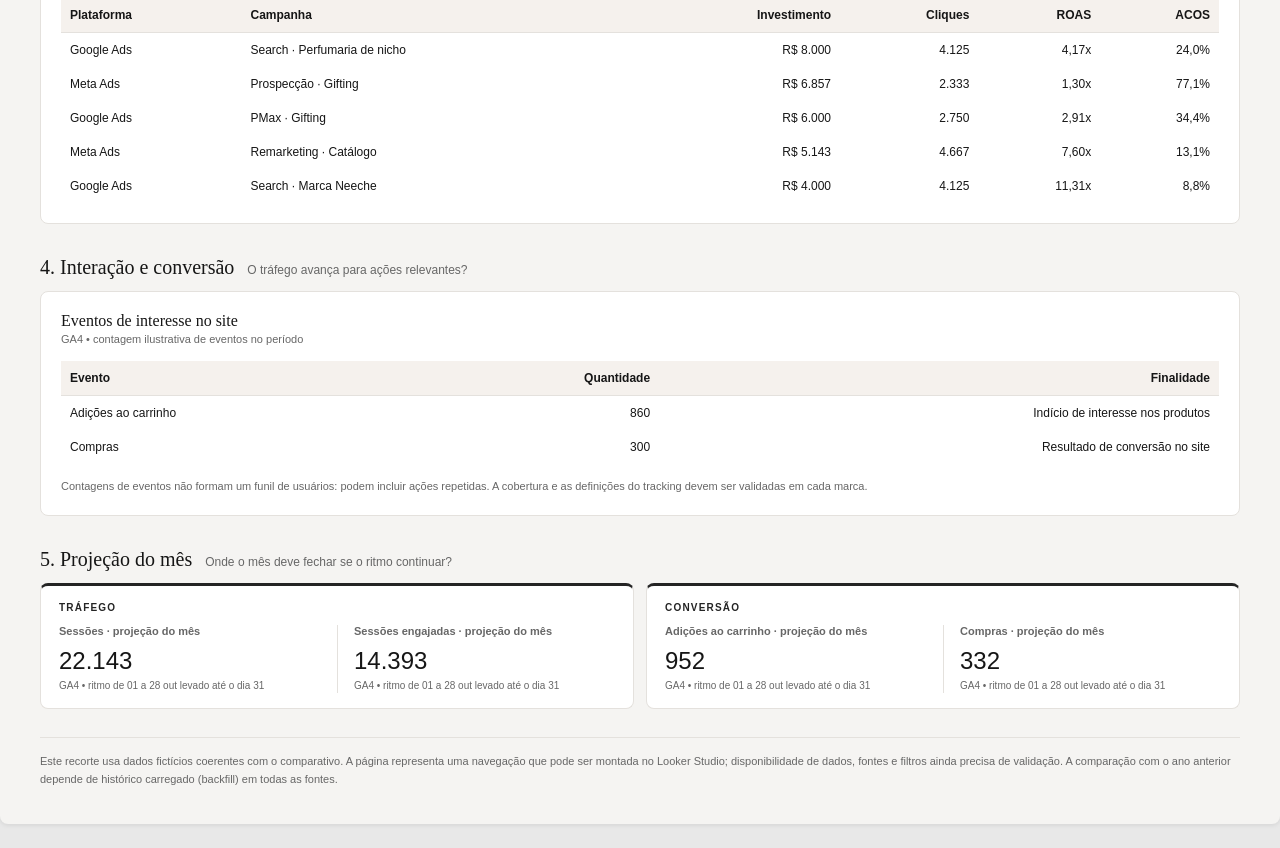
<file: v3/neeche.html>
<!doctype html>
<html lang="pt-br"><head><meta charset="utf-8"><meta name="viewport" content="width=device-width,initial-scale=1">
<title>Neeche | Protótipo topo de funil</title>
<style>:root{--canvas:#e8e8e8;--paper:#f5f4f2;--ink:#161616;--muted:#676767;--line:#e4e1dd;--accent:#242424;--tint:#f5f1ed;--header:#191919;--header-ink:#ffffff}
:root{--serif:Georgia,"Times New Roman",serif;--sans:Arial,sans-serif;--gap:12px;--radius:8px;--up:#188038;--down:#c5221f}
*{box-sizing:border-box}
body{margin:0;background:var(--canvas);color:var(--ink);font:14px var(--sans)}
.page{max-width:1440px;margin:24px auto;background:var(--paper);padding:0 40px 36px;box-shadow:0 1px 5px #00000018;border-radius:var(--radius);overflow:hidden}
.header{position:relative;overflow:hidden;isolation:isolate;margin:0 -40px;padding:29px 40px;background:var(--header);color:var(--header-ink);min-height:150px;display:flex;justify-content:space-between;align-items:center;gap:24px;border-bottom:4px solid var(--accent)}
.header::before{content:"";position:absolute;z-index:0;top:0;right:0;bottom:0;width:62%;background-repeat:no-repeat;pointer-events:none}
.header-main,.brand-lockup{position:relative;z-index:1}
.eyebrow{display:block;font:600 10px var(--sans);letter-spacing:1.7px;opacity:.76;text-transform:uppercase}
.header h1{font:400 27px/1.2 var(--serif);margin:5px 0 6px;letter-spacing:-.2px}
.subhead{opacity:.75;font-size:12px}
.brand-name{font:400 21px var(--serif);letter-spacing:1px;text-align:right;white-space:nowrap}
.brand-caption{font-size:10px;letter-spacing:1.1px;text-transform:uppercase;opacity:.72;margin-top:7px;text-align:right}
.brand-nav{display:flex;margin:0 -40px;padding:0 40px;background:#fff;border-bottom:1px solid var(--line);overflow:auto;white-space:nowrap}
.brand-nav a{padding:14px 17px 12px;color:var(--muted);text-decoration:none;font-size:12px;border-bottom:2px solid transparent}
.brand-nav a.active{color:var(--ink);border-bottom-color:var(--accent);font-weight:bold}
.notice{margin:22px 0 14px;padding:10px 14px;background:var(--tint);border-left:3px solid var(--accent);font-size:11px;border-radius:4px}
.alert{margin:0 0 14px;padding:11px 14px;background:#fdecea;border-left:3px solid var(--down);color:#6b1311;font-size:12px;border-radius:4px;line-height:1.5}
.filters{display:flex;gap:9px;flex-wrap:wrap;margin:0 0 24px}
.filter{background:#fff;border:1px solid var(--line);padding:10px 14px;min-width:170px;font-size:12px;border-radius:5px}
.filter b{font-size:10px;text-transform:uppercase;letter-spacing:.45px;color:var(--muted);font-weight:600}
.filter small{display:block;font-size:10px;color:var(--muted);margin-top:2px}
.filter i{float:right;font-style:normal;color:var(--muted)}
.section{margin:32px 0 12px;display:flex;align-items:baseline;gap:13px}
.section h2{font:400 20px var(--serif);margin:0}
.section span{font-size:12px;color:var(--muted)}
/* módulo por domínio: faixa de destaque + título + 1 a 4 métricas */
.modules{display:grid;grid-template-columns:repeat(6,minmax(0,1fr));gap:var(--gap)}
.modules+.modules{margin-top:var(--gap)}
.module,.panel{background:#fff;border-radius:var(--radius);border:1px solid var(--line);min-width:0}
.module{border-top:3px solid var(--accent);padding:16px 18px 15px}
.kicker{font-size:10px;font-weight:700;letter-spacing:1.2px;text-transform:uppercase;color:var(--accent)}
.metrics{display:grid;margin-top:12px}
.metric{padding:0 16px;min-width:0}
.metric:first-child{padding-left:0}.metric:last-child{padding-right:0}
.metric+.metric{border-left:1px solid var(--line)}
.label{font-size:11px;font-weight:600;color:var(--muted)}
.value{font-size:24px;font-weight:500;margin:10px 0 4px}
.source{font-size:10px;color:var(--muted);line-height:1.4;margin-top:4px}
.delta{display:block;font-size:11px;font-weight:600}
.delta.up{color:var(--up)}.delta.down{color:var(--down)}.delta.flat{color:var(--muted)}
/* estado vazio: campo sem valor */
.vazio{color:var(--muted);font-weight:400}
.vazio-pill{display:inline-block;background:var(--tint);color:var(--muted);border-radius:3px;font-size:10px;font-weight:700;padding:3px 6px;margin-left:6px}
.grid{display:grid;grid-template-columns:1fr 1fr;gap:var(--gap)}
.mid-grid{grid-template-columns:minmax(0,.85fr) minmax(0,1.15fr)}
.panel{padding:20px}
.panel h3{font:400 16px var(--serif);margin:0 0 3px}
.panel .desc{font-size:11px;color:var(--muted);margin-bottom:16px}
.scroll{overflow:auto}
table{border-collapse:collapse;width:100%;font-size:12px;text-align:right}
th{background:var(--tint);font-weight:600;color:var(--ink)}
td,th{padding:10px 9px;white-space:nowrap}
table.compact td,table.compact th{padding:10px 7px}
table.compact th{white-space:normal;vertical-align:bottom}
thead th{border-bottom:1px solid var(--line)}
td:first-child,th:first-child{text-align:left}
table.camp td:nth-child(2),table.camp th:nth-child(2),table.left2 td:nth-child(2),table.left2 th:nth-child(2){text-align:left}
table.camp-total td:nth-child(3),table.camp-total th:nth-child(3){text-align:left}
tbody tr.total{font-weight:600}
tbody tr.total td{border-top:1px solid var(--line)}
.note{color:var(--muted);font-size:11px;line-height:1.55;margin:14px 0 0}
.chart{width:100%;height:auto;display:block;overflow:visible}
.chart text{font:11px var(--sans);fill:var(--muted)}
.chart .dlabel{font-weight:600;fill:var(--ink)}
.chart .gridline{stroke:var(--line);stroke-width:1}
.chart .seg{stroke:#fff;stroke-width:.8}
.legend{font-size:11px;color:var(--muted);margin-top:6px}
.key{display:inline-block;width:14px;height:3px;vertical-align:middle;margin:0 5px 0 12px}
.key:first-child{margin-left:0}
/* legenda por origem: mesmas cores fixas em gráfico e tabela */
.origin-legend{display:flex;flex-wrap:wrap;gap:8px 18px;margin-top:12px}
.leg{display:flex;align-items:center;gap:7px;font-size:11px;color:var(--muted)}
.leg i{width:9px;height:9px;border-radius:2px;flex:none}
.traffic-grid{grid-template-columns:minmax(0,1.15fr) minmax(0,1fr);align-items:stretch}
.pulse-hero{padding:0;display:grid;grid-template-columns:174px minmax(0,1fr);overflow:hidden;min-height:300px}
.pulse-summary{background:var(--accent);color:#fff;padding:23px 19px;display:flex;flex-direction:column}
.pulse-kicker{font-size:10px;font-weight:700;letter-spacing:1.1px;text-transform:uppercase;line-height:1.5}
.pulse-label{font-size:11px;margin-top:25px}
.pulse-value{font:400 36px/1.1 var(--serif);letter-spacing:-.6px;margin-top:5px}
.pulse-caption{font-size:11px;line-height:1.5;margin-top:4px}
.pulse-comparison{margin-top:auto;padding-top:20px}
.pulse-comparison strong{font-size:19px;display:block}
.pulse-comparison span{display:block;font-size:10px;line-height:1.45;margin-top:3px}
.pulse-chart{min-width:0;padding:22px 20px 15px;display:flex;flex-direction:column}
.pulse-chart h3{font:400 17px var(--serif);margin:0 0 4px}
.pulse-chart .desc{margin:0 0 10px}
.bottom{font-size:11px;color:var(--muted);border-top:1px solid var(--line);padding-top:15px;margin-top:28px;line-height:1.6}
@media(max-width:1100px){.traffic-grid,.mid-grid{grid-template-columns:minmax(0,1fr)}.module{grid-column:1/-1!important}}
@media(max-width:900px){.grid{grid-template-columns:minmax(0,1fr)}.page{margin:0;padding:0 16px 25px;border-radius:0}.header,.brand-nav{margin-left:-16px;margin-right:-16px;padding-left:16px;padding-right:16px}}
@media(max-width:700px){.metrics{grid-template-columns:1fr!important}.metric,.metric:first-child,.metric:last-child{padding:10px 0}.metric+.metric{border-left:0;border-top:1px solid var(--line)}}
@media(max-width:500px){.value{font-size:20px}.brand-lockup{display:none}.pulse-hero{grid-template-columns:1fr}.section{flex-direction:column;gap:4px}}
.header::before{background-image:url("https://neeche.vteximg.com.br/arquivos/ids/167648/MIND%20GAMES%20DESK.jpg?v=639238018304700000");background-size:180% auto;background-position:right 72%;opacity:.36}</style></head><body><main class="page">
<header class="header"><div class="header-main"><span class="eyebrow">ALTA PERFUMARIA</span><h1>Aquisição e performance</h1>
<span class="subhead">Topo de funil &nbsp;|&nbsp; acompanhamento semanal</span></div>
<div class="brand-lockup"><div class="brand-name">Neeche</div><div class="brand-caption">Beauty Retail</div></div></header>
<nav class="brand-nav" aria-label="Páginas do protótipo"><a href="topo-funil.html">Comparativo</a><a href="neeche.html" class=active aria-current=page>Neeche</a><a href="lyb.html">LYB</a><a href="phyto.html">Phyto Paris</a><a href="bath.html">Bath &amp; Body Works Brasil</a></nav>
<div class="notice"><b>PROTÓTIPO VISUAL</b> — valores inteiramente ilustrativos. Filtros e gráficos são representações estáticas; não há conexão com as fontes.</div>
<div class="filters"><div class="filter"><b>Período</b><br>01 a 28 de outubro de 2026 <i>▾</i></div><div class="filter"><b>Marca</b><br>Neeche <i>▾</i></div><div class="filter"><b>Plataforma de mídia</b><br>Todas <i>▾</i></div><div class="filter"><b>Canal GA4</b><br>Todos <i>▾</i></div></div>
<div class="alert"><b>Neeche possui bot atuando nos tráfegos.</b></div><div class="section"><h2>1. Visão geral</h2><span>Investimento, captação e resposta do site</span></div><div class="modules"><section class="module" style="grid-column:span 2"><div class="kicker">Mídia</div><div class="metrics" style="grid-template-columns:repeat(2,minmax(0,1fr))"><div class="metric"><div class="label">Investimento</div><div class="value">R$ 30.000</div><div class="source">Google Ads + Meta Ads</div></div><div class="metric"><div class="label">Cliques</div><div class="value">18.000</div><div class="source">Google Ads + Meta Ads</div></div></div></section><section class="module" style="grid-column:span 2"><div class="kicker">Tráfego</div><div class="metrics" style="grid-template-columns:repeat(2,minmax(0,1fr))"><div class="metric"><div class="label">Sessões</div><div class="value">20.000</div><div class="source">GA4 • todos os canais</div></div><div class="metric"><div class="label">Taxa de engajamento</div><div class="value">65,0%</div><div class="source">GA4 • sessões engajadas / sessões</div></div></div></section><section class="module" style="grid-column:span 2"><div class="kicker">Conversão</div><div class="metrics" style="grid-template-columns:repeat(2,minmax(0,1fr))"><div class="metric"><div class="label">Compras GA4</div><div class="value">300</div><div class="source">GA4 • todos os canais</div></div><div class="metric"><div class="label">Taxa de compra</div><div class="value">1,50%</div><div class="source">GA4 • sessões com compra / sessões</div></div></div></section></div><div class="modules"><section class="module" style="grid-column:span 6"><div class="kicker">Receita e retorno</div><div class="metrics" style="grid-template-columns:repeat(4,minmax(0,1fr))"><div class="metric"><div class="label">Receita GA4</div><div class="value">R$ 360.000</div><span class="delta up">▲ 15,0% vs 2025</span><div class="source">GA4 • todos os canais</div></div><div class="metric"><div class="label">ROAS</div><div class="value">4,80x</div><span class="delta up">▲ 7,3% vs 2025</span><div class="source">Google Ads + Meta Ads</div></div><div class="metric"><div class="label">ACOS</div><div class="value">20,8%</div><span class="delta up">▼ 6,8% vs 2025</span><div class="source">Google Ads + Meta Ads</div></div><div class="metric"><div class="label">Meta de receita do mês</div><div class="value">R$ 480.000</div><div class="source">meta da marca</div></div></div></section></div><div class="section"><h2>2. Tráfego e interação</h2><span>Como o tráfego evolui e de onde vem?</span></div><div class="grid traffic-grid"><div class="panel pulse-hero"><div class="pulse-summary"><div class="pulse-kicker">Tráfego no site</div><div class="pulse-label">Último intervalo</div><div class="pulse-value">5.400</div><div class="pulse-caption">sessões · 22–28 out</div><div class="pulse-comparison"><strong>+17,4%</strong><span>vs. 1º intervalo<br>01–07 out</span></div></div><div class="pulse-chart"><h3>O ritmo do tráfego</h3><div class="desc">Sessões GA4 · intervalos de 7 dias · por origem</div><svg class="chart" viewBox="0 0 650 205" role="img" aria-label="Sessões por intervalo de sete dias e por origem"><line class="gridline" x1="62" y1="155.0" x2="620" y2="155.0"/><text x="54" y="159.0" text-anchor="end">0</text><line class="gridline" x1="62" y1="92.5" x2="620" y2="92.5"/><text x="54" y="96.5" text-anchor="end">4k</text><line class="gridline" x1="62" y1="30.0" x2="620" y2="30.0"/><text x="54" y="34.0" text-anchor="end">8k</text><rect class="seg" x="92.8" y="132.1" width="78" height="22.9" fill="#3f6fa8"/><rect class="seg" x="92.8" y="117.6" width="78" height="14.5" fill="#3e9a86"/><rect class="seg" x="92.8" y="101.0" width="78" height="16.6" fill="#c79a3b"/><rect class="seg" x="92.8" y="87.0" width="78" height="14.0" fill="#5d6470"/><rect class="seg" x="92.8" y="83.1" width="78" height="3.9" fill="#b9b4ab"/><text class="dlabel" x="131.8" y="76.1" text-anchor="middle">4.600</text><text x="131.8" y="176" text-anchor="middle">01–07 out</text><rect class="seg" x="232.2" y="129.0" width="78" height="26.0" fill="#3f6fa8"/><rect class="seg" x="232.2" y="113.6" width="78" height="15.4" fill="#3e9a86"/><rect class="seg" x="232.2" y="97.5" width="78" height="16.1" fill="#c79a3b"/><rect class="seg" x="232.2" y="82.4" width="78" height="15.2" fill="#5d6470"/><rect class="seg" x="232.2" y="78.4" width="78" height="3.9" fill="#b9b4ab"/><text class="dlabel" x="271.2" y="71.4" text-anchor="middle">4.900</text><text x="271.2" y="176" text-anchor="middle">08–14 out</text><rect class="seg" x="371.8" y="126.4" width="78" height="28.6" fill="#3f6fa8"/><rect class="seg" x="371.8" y="110.5" width="78" height="15.9" fill="#3e9a86"/><rect class="seg" x="371.8" y="95.3" width="78" height="15.2" fill="#c79a3b"/><rect class="seg" x="371.8" y="79.2" width="78" height="16.0" fill="#5d6470"/><rect class="seg" x="371.8" y="75.3" width="78" height="3.9" fill="#b9b4ab"/><text class="dlabel" x="410.8" y="68.3" text-anchor="middle">5.100</text><text x="410.8" y="176" text-anchor="middle">15–21 out</text><rect class="seg" x="511.2" y="123.2" width="78" height="31.8" fill="#3f6fa8"/><rect class="seg" x="511.2" y="106.5" width="78" height="16.8" fill="#3e9a86"/><rect class="seg" x="511.2" y="91.8" width="78" height="14.7" fill="#c79a3b"/><rect class="seg" x="511.2" y="74.6" width="78" height="17.2" fill="#5d6470"/><rect class="seg" x="511.2" y="70.6" width="78" height="3.9" fill="#b9b4ab"/><text class="dlabel" x="550.2" y="63.6" text-anchor="middle">5.400</text><text x="550.2" y="176" text-anchor="middle">22–28 out</text></svg><div class="origin-legend"><div class="leg"><i style="background:#3f6fa8"></i><span>Pesquisa paga</span></div><div class="leg"><i style="background:#3e9a86"></i><span>Social pago</span></div><div class="leg"><i style="background:#c79a3b"></i><span>Pesquisa orgânica</span></div><div class="leg"><i style="background:#5d6470"></i><span>Direto</span></div><div class="leg"><i style="background:#b9b4ab"></i><span>Outros</span></div></div></div></div><div class="panel channel-panel"><h3>Sessões por canal de aquisição</h3><div class="desc">GA4 • engajamento e conversão por canal</div><div class="scroll"><table class="compact"><thead><tr><th>Canal GA4</th><th>Sessões</th><th>Taxa de engajamento</th><th>Adições ao carrinho</th><th>Compras</th><th>Taxa de compra</th></tr></thead><tbody><tr><td>Pesquisa paga</td><td>7.000</td><td>62,5%</td><td>342</td><td>119</td><td>1,70%</td></tr><tr><td>Social pago</td><td>4.000</td><td>56,0%</td><td>135</td><td>37</td><td>0,92%</td></tr><tr><td>Pesquisa orgânica</td><td>4.000</td><td>72,4%</td><td>150</td><td>52</td><td>1,30%</td></tr><tr><td>Direto</td><td>4.000</td><td>72,4%</td><td>210</td><td>84</td><td>2,10%</td></tr><tr><td>Outros</td><td>1.000</td><td>59,3%</td><td>23</td><td>8</td><td>0,80%</td></tr><tr class="total"><td>Total</td><td>20.000</td><td>65,0%</td><td>860</td><td>300</td><td>1,50%</td></tr></tbody></table></div></div></div><div class="section"><h2>3. Mídia</h2><span>Onde investimos e o que gerou cliques?</span></div><div class="grid"><div class="panel "><h3>Desempenho por plataforma</h3><div class="desc">Métricas de mídia • distribuição de verba, cliques e retorno</div><div class="scroll"><table class=""><thead><tr><th>Plataforma</th><th>Investimento</th><th>Cliques</th><th>ROAS</th><th>ACOS</th></tr></thead><tbody><tr><td>Google Ads</td><td>R$ 18.000</td><td>11.000</td><td>5,33x</td><td>18,8%</td></tr><tr><td>Meta Ads</td><td>R$ 12.000</td><td>7.000</td><td>4,00x</td><td>25,0%</td></tr><tr class="total"><td>Total</td><td>R$ 30.000</td><td>18.000</td><td>4,80x</td><td>20,8%</td></tr></tbody></table></div><p class="note">Campanhas e grupos de anúncio podem complementar a leitura quando o detalhamento estiver disponível. A comparação de cliques depende de definições compatíveis.</p></div><div class="panel "><h3>Orçamento e retorno</h3><div class="desc">Orçamento mensal aprovado e consumo por canal</div><div class="scroll"><table class=""><thead><tr><th>Canal</th><th>Orçamento mensal aprovado</th><th>Consumo do orçamento</th></tr></thead><tbody><tr><td>Google Ads</td><td>R$ 20.000</td><td>R$ 18.000</td></tr><tr><td>Meta Ads</td><td>R$ 13.000</td><td>R$ 12.000</td></tr><tr class="total"><td>Total</td><td>R$ 33.000</td><td>R$ 30.000</td></tr></tbody></table></div></div></div><div style="height:12px"></div><div class="panel "><h3>Campanhas</h3><div class="desc">Nível de campanha</div><div class="scroll"><table class="camp"><thead><tr><th>Plataforma</th><th>Campanha</th><th>Investimento</th><th>Cliques</th><th>ROAS</th><th>ACOS</th></tr></thead><tbody><tr><td>Google Ads</td><td>Search · Perfumaria de nicho</td><td>R$ 8.000</td><td>4.125</td><td>4,17x</td><td>24,0%</td></tr><tr><td>Meta Ads</td><td>Prospecção · Gifting</td><td>R$ 6.857</td><td>2.333</td><td>1,30x</td><td>77,1%</td></tr><tr><td>Google Ads</td><td>PMax · Gifting</td><td>R$ 6.000</td><td>2.750</td><td>2,91x</td><td>34,4%</td></tr><tr><td>Meta Ads</td><td>Remarketing · Catálogo</td><td>R$ 5.143</td><td>4.667</td><td>7,60x</td><td>13,1%</td></tr><tr><td>Google Ads</td><td>Search · Marca Neeche</td><td>R$ 4.000</td><td>4.125</td><td>11,31x</td><td>8,8%</td></tr></tbody></table></div></div><div class="section"><h2>4. Interação e conversão</h2><span>O tráfego avança para ações relevantes?</span></div><div class="panel "><h3>Eventos de interesse no site</h3><div class="desc">GA4 • contagem ilustrativa de eventos no período</div><div class="scroll"><table class=""><thead><tr><th>Evento</th><th>Quantidade</th><th>Finalidade</th></tr></thead><tbody><tr><td>Adições ao carrinho</td><td>860</td><td>Indício de interesse nos produtos</td></tr><tr><td>Compras</td><td>300</td><td>Resultado de conversão no site</td></tr></tbody></table></div><p class="note">Contagens de eventos não formam um funil de usuários: podem incluir ações repetidas. A cobertura e as definições do tracking devem ser validadas em cada marca.</p></div><div class="section"><h2>5. Projeção do mês</h2><span>Onde o mês deve fechar se o ritmo continuar?</span></div><div class="modules"><section class="module" style="grid-column:span 3"><div class="kicker">Tráfego</div><div class="metrics" style="grid-template-columns:repeat(2,minmax(0,1fr))"><div class="metric"><div class="label">Sessões · projeção do mês</div><div class="value">22.143</div><div class="source">GA4 • ritmo de 01 a 28 out levado até o dia 31</div></div><div class="metric"><div class="label">Sessões engajadas · projeção do mês</div><div class="value">14.393</div><div class="source">GA4 • ritmo de 01 a 28 out levado até o dia 31</div></div></div></section><section class="module" style="grid-column:span 3"><div class="kicker">Conversão</div><div class="metrics" style="grid-template-columns:repeat(2,minmax(0,1fr))"><div class="metric"><div class="label">Adições ao carrinho · projeção do mês</div><div class="value">952</div><div class="source">GA4 • ritmo de 01 a 28 out levado até o dia 31</div></div><div class="metric"><div class="label">Compras · projeção do mês</div><div class="value">332</div><div class="source">GA4 • ritmo de 01 a 28 out levado até o dia 31</div></div></div></section></div><div class="bottom">Este recorte usa dados fictícios coerentes com o comparativo. A página representa uma navegação que pode ser montada no Looker Studio; disponibilidade de dados, fontes e filtros ainda precisa de validação. A comparação com o ano anterior depende de histórico carregado (backfill) em todas as fontes.</div>
</main></body></html>
</file>
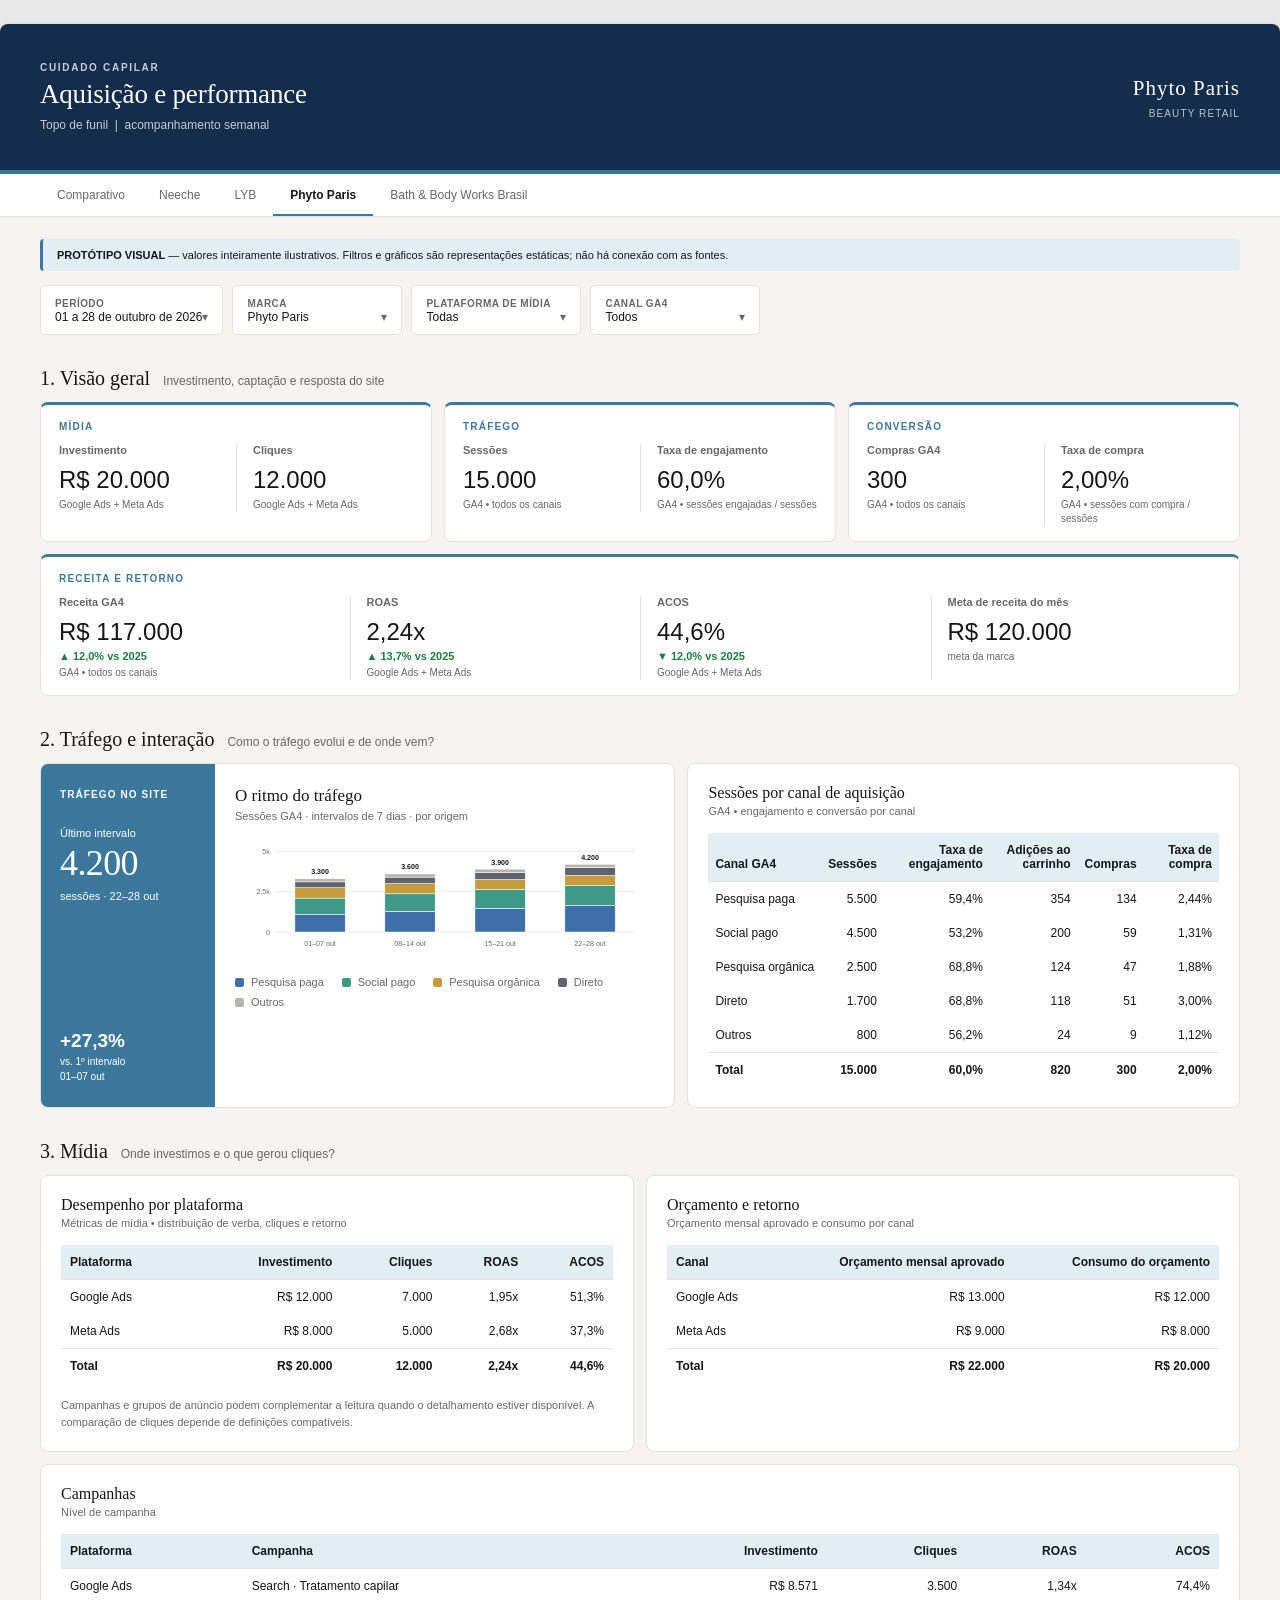
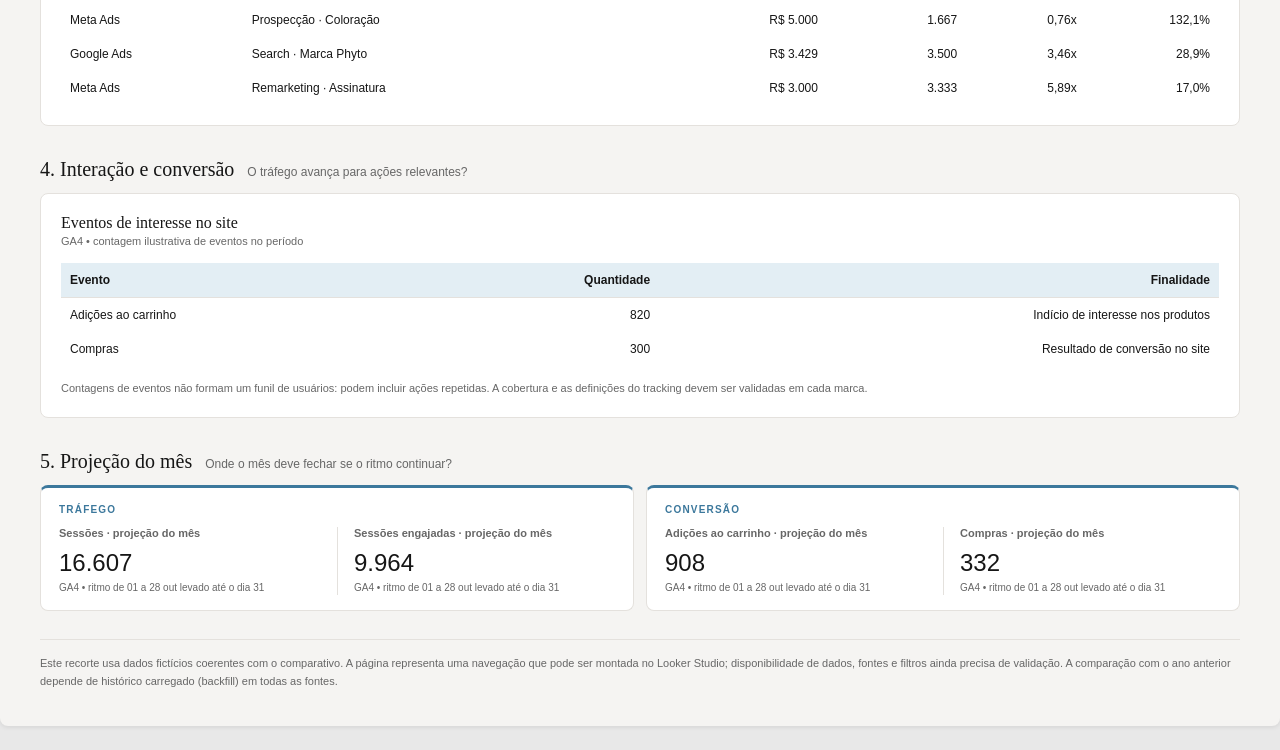
<file: v3/phyto.html>
<!doctype html>
<html lang="pt-br"><head><meta charset="utf-8"><meta name="viewport" content="width=device-width,initial-scale=1">
<title>Phyto Paris | Protótipo topo de funil</title>
<style>:root{--canvas:#e8e8e8;--paper:#f5f4f2;--ink:#161616;--muted:#676767;--line:#e4e1dd;--accent:#3c789c;--tint:#e3eef4;--header:#142d4b;--header-ink:#ffffff}
:root{--serif:Georgia,"Times New Roman",serif;--sans:Arial,sans-serif;--gap:12px;--radius:8px;--up:#188038;--down:#c5221f}
*{box-sizing:border-box}
body{margin:0;background:var(--canvas);color:var(--ink);font:14px var(--sans)}
.page{max-width:1440px;margin:24px auto;background:var(--paper);padding:0 40px 36px;box-shadow:0 1px 5px #00000018;border-radius:var(--radius);overflow:hidden}
.header{position:relative;overflow:hidden;isolation:isolate;margin:0 -40px;padding:29px 40px;background:var(--header);color:var(--header-ink);min-height:150px;display:flex;justify-content:space-between;align-items:center;gap:24px;border-bottom:4px solid var(--accent)}
.header::before{content:"";position:absolute;z-index:0;top:0;right:0;bottom:0;width:62%;background-repeat:no-repeat;pointer-events:none}
.header-main,.brand-lockup{position:relative;z-index:1}
.eyebrow{display:block;font:600 10px var(--sans);letter-spacing:1.7px;opacity:.76;text-transform:uppercase}
.header h1{font:400 27px/1.2 var(--serif);margin:5px 0 6px;letter-spacing:-.2px}
.subhead{opacity:.75;font-size:12px}
.brand-name{font:400 21px var(--serif);letter-spacing:1px;text-align:right;white-space:nowrap}
.brand-caption{font-size:10px;letter-spacing:1.1px;text-transform:uppercase;opacity:.72;margin-top:7px;text-align:right}
.brand-nav{display:flex;margin:0 -40px;padding:0 40px;background:#fff;border-bottom:1px solid var(--line);overflow:auto;white-space:nowrap}
.brand-nav a{padding:14px 17px 12px;color:var(--muted);text-decoration:none;font-size:12px;border-bottom:2px solid transparent}
.brand-nav a.active{color:var(--ink);border-bottom-color:var(--accent);font-weight:bold}
.notice{margin:22px 0 14px;padding:10px 14px;background:var(--tint);border-left:3px solid var(--accent);font-size:11px;border-radius:4px}
.alert{margin:0 0 14px;padding:11px 14px;background:#fdecea;border-left:3px solid var(--down);color:#6b1311;font-size:12px;border-radius:4px;line-height:1.5}
.filters{display:flex;gap:9px;flex-wrap:wrap;margin:0 0 24px}
.filter{background:#fff;border:1px solid var(--line);padding:10px 14px;min-width:170px;font-size:12px;border-radius:5px}
.filter b{font-size:10px;text-transform:uppercase;letter-spacing:.45px;color:var(--muted);font-weight:600}
.filter small{display:block;font-size:10px;color:var(--muted);margin-top:2px}
.filter i{float:right;font-style:normal;color:var(--muted)}
.section{margin:32px 0 12px;display:flex;align-items:baseline;gap:13px}
.section h2{font:400 20px var(--serif);margin:0}
.section span{font-size:12px;color:var(--muted)}
/* módulo por domínio: faixa de destaque + título + 1 a 4 métricas */
.modules{display:grid;grid-template-columns:repeat(6,minmax(0,1fr));gap:var(--gap)}
.modules+.modules{margin-top:var(--gap)}
.module,.panel{background:#fff;border-radius:var(--radius);border:1px solid var(--line);min-width:0}
.module{border-top:3px solid var(--accent);padding:16px 18px 15px}
.kicker{font-size:10px;font-weight:700;letter-spacing:1.2px;text-transform:uppercase;color:var(--accent)}
.metrics{display:grid;margin-top:12px}
.metric{padding:0 16px;min-width:0}
.metric:first-child{padding-left:0}.metric:last-child{padding-right:0}
.metric+.metric{border-left:1px solid var(--line)}
.label{font-size:11px;font-weight:600;color:var(--muted)}
.value{font-size:24px;font-weight:500;margin:10px 0 4px}
.source{font-size:10px;color:var(--muted);line-height:1.4;margin-top:4px}
.delta{display:block;font-size:11px;font-weight:600}
.delta.up{color:var(--up)}.delta.down{color:var(--down)}.delta.flat{color:var(--muted)}
/* estado vazio: campo sem valor */
.vazio{color:var(--muted);font-weight:400}
.vazio-pill{display:inline-block;background:var(--tint);color:var(--muted);border-radius:3px;font-size:10px;font-weight:700;padding:3px 6px;margin-left:6px}
.grid{display:grid;grid-template-columns:1fr 1fr;gap:var(--gap)}
.mid-grid{grid-template-columns:minmax(0,.85fr) minmax(0,1.15fr)}
.panel{padding:20px}
.panel h3{font:400 16px var(--serif);margin:0 0 3px}
.panel .desc{font-size:11px;color:var(--muted);margin-bottom:16px}
.scroll{overflow:auto}
table{border-collapse:collapse;width:100%;font-size:12px;text-align:right}
th{background:var(--tint);font-weight:600;color:var(--ink)}
td,th{padding:10px 9px;white-space:nowrap}
table.compact td,table.compact th{padding:10px 7px}
table.compact th{white-space:normal;vertical-align:bottom}
thead th{border-bottom:1px solid var(--line)}
td:first-child,th:first-child{text-align:left}
table.camp td:nth-child(2),table.camp th:nth-child(2),table.left2 td:nth-child(2),table.left2 th:nth-child(2){text-align:left}
table.camp-total td:nth-child(3),table.camp-total th:nth-child(3){text-align:left}
tbody tr.total{font-weight:600}
tbody tr.total td{border-top:1px solid var(--line)}
.note{color:var(--muted);font-size:11px;line-height:1.55;margin:14px 0 0}
.chart{width:100%;height:auto;display:block;overflow:visible}
.chart text{font:11px var(--sans);fill:var(--muted)}
.chart .dlabel{font-weight:600;fill:var(--ink)}
.chart .gridline{stroke:var(--line);stroke-width:1}
.chart .seg{stroke:#fff;stroke-width:.8}
.legend{font-size:11px;color:var(--muted);margin-top:6px}
.key{display:inline-block;width:14px;height:3px;vertical-align:middle;margin:0 5px 0 12px}
.key:first-child{margin-left:0}
/* legenda por origem: mesmas cores fixas em gráfico e tabela */
.origin-legend{display:flex;flex-wrap:wrap;gap:8px 18px;margin-top:12px}
.leg{display:flex;align-items:center;gap:7px;font-size:11px;color:var(--muted)}
.leg i{width:9px;height:9px;border-radius:2px;flex:none}
.traffic-grid{grid-template-columns:minmax(0,1.15fr) minmax(0,1fr);align-items:stretch}
.pulse-hero{padding:0;display:grid;grid-template-columns:174px minmax(0,1fr);overflow:hidden;min-height:300px}
.pulse-summary{background:var(--accent);color:#fff;padding:23px 19px;display:flex;flex-direction:column}
.pulse-kicker{font-size:10px;font-weight:700;letter-spacing:1.1px;text-transform:uppercase;line-height:1.5}
.pulse-label{font-size:11px;margin-top:25px}
.pulse-value{font:400 36px/1.1 var(--serif);letter-spacing:-.6px;margin-top:5px}
.pulse-caption{font-size:11px;line-height:1.5;margin-top:4px}
.pulse-comparison{margin-top:auto;padding-top:20px}
.pulse-comparison strong{font-size:19px;display:block}
.pulse-comparison span{display:block;font-size:10px;line-height:1.45;margin-top:3px}
.pulse-chart{min-width:0;padding:22px 20px 15px;display:flex;flex-direction:column}
.pulse-chart h3{font:400 17px var(--serif);margin:0 0 4px}
.pulse-chart .desc{margin:0 0 10px}
.bottom{font-size:11px;color:var(--muted);border-top:1px solid var(--line);padding-top:15px;margin-top:28px;line-height:1.6}
@media(max-width:1100px){.traffic-grid,.mid-grid{grid-template-columns:minmax(0,1fr)}.module{grid-column:1/-1!important}}
@media(max-width:900px){.grid{grid-template-columns:minmax(0,1fr)}.page{margin:0;padding:0 16px 25px;border-radius:0}.header,.brand-nav{margin-left:-16px;margin-right:-16px;padding-left:16px;padding-right:16px}}
@media(max-width:700px){.metrics{grid-template-columns:1fr!important}.metric,.metric:first-child,.metric:last-child{padding:10px 0}.metric+.metric{border-left:0;border-top:1px solid var(--line)}}
@media(max-width:500px){.value{font-size:20px}.brand-lockup{display:none}.pulse-hero{grid-template-columns:1fr}.section{flex-direction:column;gap:4px}}
</style></head><body><main class="page">
<header class="header"><div class="header-main"><span class="eyebrow">CUIDADO CAPILAR</span><h1>Aquisição e performance</h1>
<span class="subhead">Topo de funil &nbsp;|&nbsp; acompanhamento semanal</span></div>
<div class="brand-lockup"><div class="brand-name">Phyto Paris</div><div class="brand-caption">Beauty Retail</div></div></header>
<nav class="brand-nav" aria-label="Páginas do protótipo"><a href="topo-funil.html">Comparativo</a><a href="neeche.html">Neeche</a><a href="lyb.html">LYB</a><a href="phyto.html" class=active aria-current=page>Phyto Paris</a><a href="bath.html">Bath &amp; Body Works Brasil</a></nav>
<div class="notice"><b>PROTÓTIPO VISUAL</b> — valores inteiramente ilustrativos. Filtros e gráficos são representações estáticas; não há conexão com as fontes.</div>
<div class="filters"><div class="filter"><b>Período</b><br>01 a 28 de outubro de 2026 <i>▾</i></div><div class="filter"><b>Marca</b><br>Phyto Paris <i>▾</i></div><div class="filter"><b>Plataforma de mídia</b><br>Todas <i>▾</i></div><div class="filter"><b>Canal GA4</b><br>Todos <i>▾</i></div></div>
<div class="section"><h2>1. Visão geral</h2><span>Investimento, captação e resposta do site</span></div><div class="modules"><section class="module" style="grid-column:span 2"><div class="kicker">Mídia</div><div class="metrics" style="grid-template-columns:repeat(2,minmax(0,1fr))"><div class="metric"><div class="label">Investimento</div><div class="value">R$ 20.000</div><div class="source">Google Ads + Meta Ads</div></div><div class="metric"><div class="label">Cliques</div><div class="value">12.000</div><div class="source">Google Ads + Meta Ads</div></div></div></section><section class="module" style="grid-column:span 2"><div class="kicker">Tráfego</div><div class="metrics" style="grid-template-columns:repeat(2,minmax(0,1fr))"><div class="metric"><div class="label">Sessões</div><div class="value">15.000</div><div class="source">GA4 • todos os canais</div></div><div class="metric"><div class="label">Taxa de engajamento</div><div class="value">60,0%</div><div class="source">GA4 • sessões engajadas / sessões</div></div></div></section><section class="module" style="grid-column:span 2"><div class="kicker">Conversão</div><div class="metrics" style="grid-template-columns:repeat(2,minmax(0,1fr))"><div class="metric"><div class="label">Compras GA4</div><div class="value">300</div><div class="source">GA4 • todos os canais</div></div><div class="metric"><div class="label">Taxa de compra</div><div class="value">2,00%</div><div class="source">GA4 • sessões com compra / sessões</div></div></div></section></div><div class="modules"><section class="module" style="grid-column:span 6"><div class="kicker">Receita e retorno</div><div class="metrics" style="grid-template-columns:repeat(4,minmax(0,1fr))"><div class="metric"><div class="label">Receita GA4</div><div class="value">R$ 117.000</div><span class="delta up">▲ 12,0% vs 2025</span><div class="source">GA4 • todos os canais</div></div><div class="metric"><div class="label">ROAS</div><div class="value">2,24x</div><span class="delta up">▲ 13,7% vs 2025</span><div class="source">Google Ads + Meta Ads</div></div><div class="metric"><div class="label">ACOS</div><div class="value">44,6%</div><span class="delta up">▼ 12,0% vs 2025</span><div class="source">Google Ads + Meta Ads</div></div><div class="metric"><div class="label">Meta de receita do mês</div><div class="value">R$ 120.000</div><div class="source">meta da marca</div></div></div></section></div><div class="section"><h2>2. Tráfego e interação</h2><span>Como o tráfego evolui e de onde vem?</span></div><div class="grid traffic-grid"><div class="panel pulse-hero"><div class="pulse-summary"><div class="pulse-kicker">Tráfego no site</div><div class="pulse-label">Último intervalo</div><div class="pulse-value">4.200</div><div class="pulse-caption">sessões · 22–28 out</div><div class="pulse-comparison"><strong>+27,3%</strong><span>vs. 1º intervalo<br>01–07 out</span></div></div><div class="pulse-chart"><h3>O ritmo do tráfego</h3><div class="desc">Sessões GA4 · intervalos de 7 dias · por origem</div><svg class="chart" viewBox="0 0 650 205" role="img" aria-label="Sessões por intervalo de sete dias e por origem"><line class="gridline" x1="62" y1="155.0" x2="620" y2="155.0"/><text x="54" y="159.0" text-anchor="end">0</text><line class="gridline" x1="62" y1="92.5" x2="620" y2="92.5"/><text x="54" y="96.5" text-anchor="end">2,5k</text><line class="gridline" x1="62" y1="30.0" x2="620" y2="30.0"/><text x="54" y="34.0" text-anchor="end">5k</text><rect class="seg" x="92.8" y="127.4" width="78" height="27.6" fill="#3f6fa8"/><rect class="seg" x="92.8" y="102.4" width="78" height="25.0" fill="#3e9a86"/><rect class="seg" x="92.8" y="86.4" width="78" height="16.0" fill="#c79a3b"/><rect class="seg" x="92.8" y="77.2" width="78" height="9.2" fill="#5d6470"/><rect class="seg" x="92.8" y="72.5" width="78" height="4.8" fill="#b9b4ab"/><text class="dlabel" x="131.8" y="65.5" text-anchor="middle">3.300</text><text x="131.8" y="176" text-anchor="middle">01–07 out</text><rect class="seg" x="232.2" y="123.0" width="78" height="32.0" fill="#3f6fa8"/><rect class="seg" x="232.2" y="95.8" width="78" height="27.1" fill="#3e9a86"/><rect class="seg" x="232.2" y="80.0" width="78" height="15.8" fill="#c79a3b"/><rect class="seg" x="232.2" y="69.9" width="78" height="10.1" fill="#5d6470"/><rect class="seg" x="232.2" y="65.0" width="78" height="4.9" fill="#b9b4ab"/><text class="dlabel" x="271.2" y="58.0" text-anchor="middle">3.600</text><text x="271.2" y="176" text-anchor="middle">08–14 out</text><rect class="seg" x="371.8" y="118.4" width="78" height="36.6" fill="#3f6fa8"/><rect class="seg" x="371.8" y="89.2" width="78" height="29.1" fill="#3e9a86"/><rect class="seg" x="371.8" y="73.7" width="78" height="15.6" fill="#c79a3b"/><rect class="seg" x="371.8" y="62.6" width="78" height="11.1" fill="#5d6470"/><rect class="seg" x="371.8" y="57.5" width="78" height="5.1" fill="#b9b4ab"/><text class="dlabel" x="410.8" y="50.5" text-anchor="middle">3.900</text><text x="410.8" y="176" text-anchor="middle">15–21 out</text><rect class="seg" x="511.2" y="113.8" width="78" height="41.2" fill="#3f6fa8"/><rect class="seg" x="511.2" y="82.5" width="78" height="31.2" fill="#3e9a86"/><rect class="seg" x="511.2" y="67.4" width="78" height="15.2" fill="#c79a3b"/><rect class="seg" x="511.2" y="55.2" width="78" height="12.1" fill="#5d6470"/><rect class="seg" x="511.2" y="50.0" width="78" height="5.2" fill="#b9b4ab"/><text class="dlabel" x="550.2" y="43.0" text-anchor="middle">4.200</text><text x="550.2" y="176" text-anchor="middle">22–28 out</text></svg><div class="origin-legend"><div class="leg"><i style="background:#3f6fa8"></i><span>Pesquisa paga</span></div><div class="leg"><i style="background:#3e9a86"></i><span>Social pago</span></div><div class="leg"><i style="background:#c79a3b"></i><span>Pesquisa orgânica</span></div><div class="leg"><i style="background:#5d6470"></i><span>Direto</span></div><div class="leg"><i style="background:#b9b4ab"></i><span>Outros</span></div></div></div></div><div class="panel channel-panel"><h3>Sessões por canal de aquisição</h3><div class="desc">GA4 • engajamento e conversão por canal</div><div class="scroll"><table class="compact"><thead><tr><th>Canal GA4</th><th>Sessões</th><th>Taxa de engajamento</th><th>Adições ao carrinho</th><th>Compras</th><th>Taxa de compra</th></tr></thead><tbody><tr><td>Pesquisa paga</td><td>5.500</td><td>59,4%</td><td>354</td><td>134</td><td>2,44%</td></tr><tr><td>Social pago</td><td>4.500</td><td>53,2%</td><td>200</td><td>59</td><td>1,31%</td></tr><tr><td>Pesquisa orgânica</td><td>2.500</td><td>68,8%</td><td>124</td><td>47</td><td>1,88%</td></tr><tr><td>Direto</td><td>1.700</td><td>68,8%</td><td>118</td><td>51</td><td>3,00%</td></tr><tr><td>Outros</td><td>800</td><td>56,2%</td><td>24</td><td>9</td><td>1,12%</td></tr><tr class="total"><td>Total</td><td>15.000</td><td>60,0%</td><td>820</td><td>300</td><td>2,00%</td></tr></tbody></table></div></div></div><div class="section"><h2>3. Mídia</h2><span>Onde investimos e o que gerou cliques?</span></div><div class="grid"><div class="panel "><h3>Desempenho por plataforma</h3><div class="desc">Métricas de mídia • distribuição de verba, cliques e retorno</div><div class="scroll"><table class=""><thead><tr><th>Plataforma</th><th>Investimento</th><th>Cliques</th><th>ROAS</th><th>ACOS</th></tr></thead><tbody><tr><td>Google Ads</td><td>R$ 12.000</td><td>7.000</td><td>1,95x</td><td>51,3%</td></tr><tr><td>Meta Ads</td><td>R$ 8.000</td><td>5.000</td><td>2,68x</td><td>37,3%</td></tr><tr class="total"><td>Total</td><td>R$ 20.000</td><td>12.000</td><td>2,24x</td><td>44,6%</td></tr></tbody></table></div><p class="note">Campanhas e grupos de anúncio podem complementar a leitura quando o detalhamento estiver disponível. A comparação de cliques depende de definições compatíveis.</p></div><div class="panel "><h3>Orçamento e retorno</h3><div class="desc">Orçamento mensal aprovado e consumo por canal</div><div class="scroll"><table class=""><thead><tr><th>Canal</th><th>Orçamento mensal aprovado</th><th>Consumo do orçamento</th></tr></thead><tbody><tr><td>Google Ads</td><td>R$ 13.000</td><td>R$ 12.000</td></tr><tr><td>Meta Ads</td><td>R$ 9.000</td><td>R$ 8.000</td></tr><tr class="total"><td>Total</td><td>R$ 22.000</td><td>R$ 20.000</td></tr></tbody></table></div></div></div><div style="height:12px"></div><div class="panel "><h3>Campanhas</h3><div class="desc">Nível de campanha</div><div class="scroll"><table class="camp"><thead><tr><th>Plataforma</th><th>Campanha</th><th>Investimento</th><th>Cliques</th><th>ROAS</th><th>ACOS</th></tr></thead><tbody><tr><td>Google Ads</td><td>Search · Tratamento capilar</td><td>R$ 8.571</td><td>3.500</td><td>1,34x</td><td>74,4%</td></tr><tr><td>Meta Ads</td><td>Prospecção · Coloração</td><td>R$ 5.000</td><td>1.667</td><td>0,76x</td><td>132,1%</td></tr><tr><td>Google Ads</td><td>Search · Marca Phyto</td><td>R$ 3.429</td><td>3.500</td><td>3,46x</td><td>28,9%</td></tr><tr><td>Meta Ads</td><td>Remarketing · Assinatura</td><td>R$ 3.000</td><td>3.333</td><td>5,89x</td><td>17,0%</td></tr></tbody></table></div></div><div class="section"><h2>4. Interação e conversão</h2><span>O tráfego avança para ações relevantes?</span></div><div class="panel "><h3>Eventos de interesse no site</h3><div class="desc">GA4 • contagem ilustrativa de eventos no período</div><div class="scroll"><table class=""><thead><tr><th>Evento</th><th>Quantidade</th><th>Finalidade</th></tr></thead><tbody><tr><td>Adições ao carrinho</td><td>820</td><td>Indício de interesse nos produtos</td></tr><tr><td>Compras</td><td>300</td><td>Resultado de conversão no site</td></tr></tbody></table></div><p class="note">Contagens de eventos não formam um funil de usuários: podem incluir ações repetidas. A cobertura e as definições do tracking devem ser validadas em cada marca.</p></div><div class="section"><h2>5. Projeção do mês</h2><span>Onde o mês deve fechar se o ritmo continuar?</span></div><div class="modules"><section class="module" style="grid-column:span 3"><div class="kicker">Tráfego</div><div class="metrics" style="grid-template-columns:repeat(2,minmax(0,1fr))"><div class="metric"><div class="label">Sessões · projeção do mês</div><div class="value">16.607</div><div class="source">GA4 • ritmo de 01 a 28 out levado até o dia 31</div></div><div class="metric"><div class="label">Sessões engajadas · projeção do mês</div><div class="value">9.964</div><div class="source">GA4 • ritmo de 01 a 28 out levado até o dia 31</div></div></div></section><section class="module" style="grid-column:span 3"><div class="kicker">Conversão</div><div class="metrics" style="grid-template-columns:repeat(2,minmax(0,1fr))"><div class="metric"><div class="label">Adições ao carrinho · projeção do mês</div><div class="value">908</div><div class="source">GA4 • ritmo de 01 a 28 out levado até o dia 31</div></div><div class="metric"><div class="label">Compras · projeção do mês</div><div class="value">332</div><div class="source">GA4 • ritmo de 01 a 28 out levado até o dia 31</div></div></div></section></div><div class="bottom">Este recorte usa dados fictícios coerentes com o comparativo. A página representa uma navegação que pode ser montada no Looker Studio; disponibilidade de dados, fontes e filtros ainda precisa de validação. A comparação com o ano anterior depende de histórico carregado (backfill) em todas as fontes.</div>
</main></body></html>
</file>
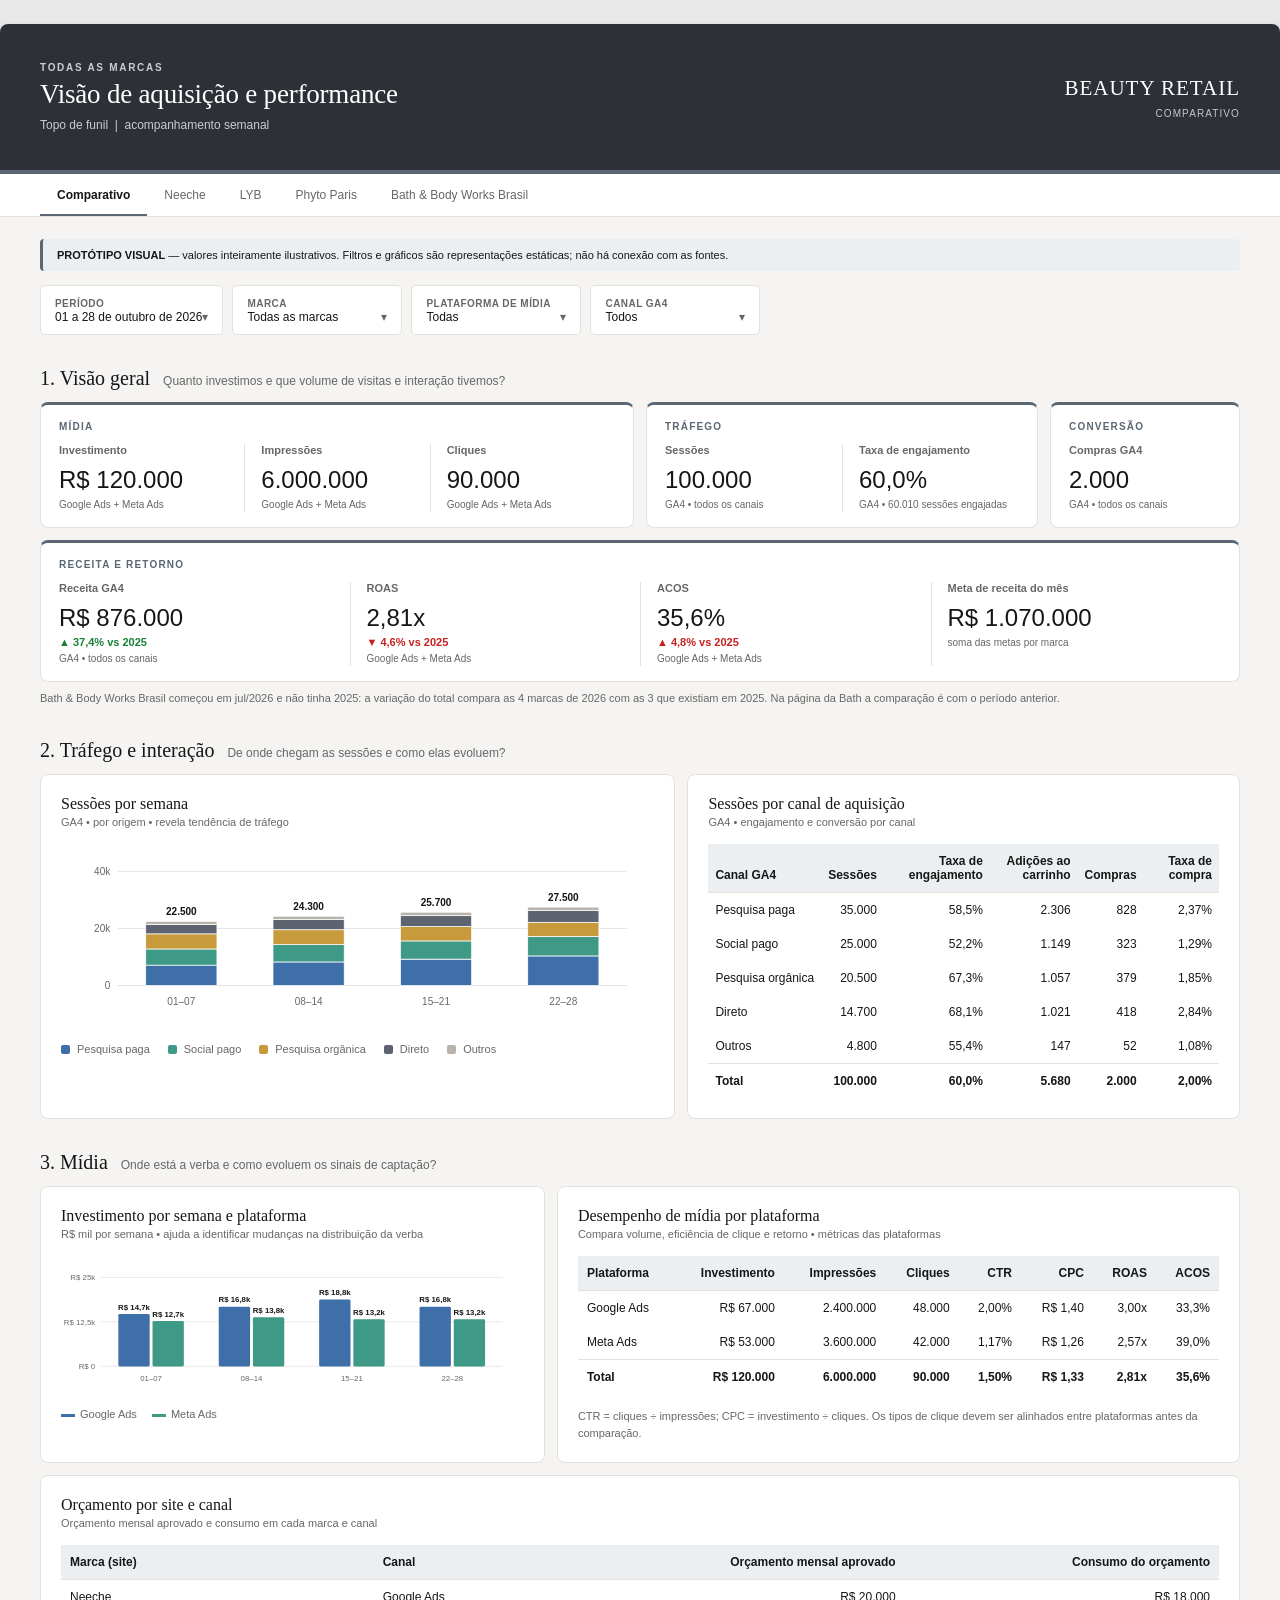
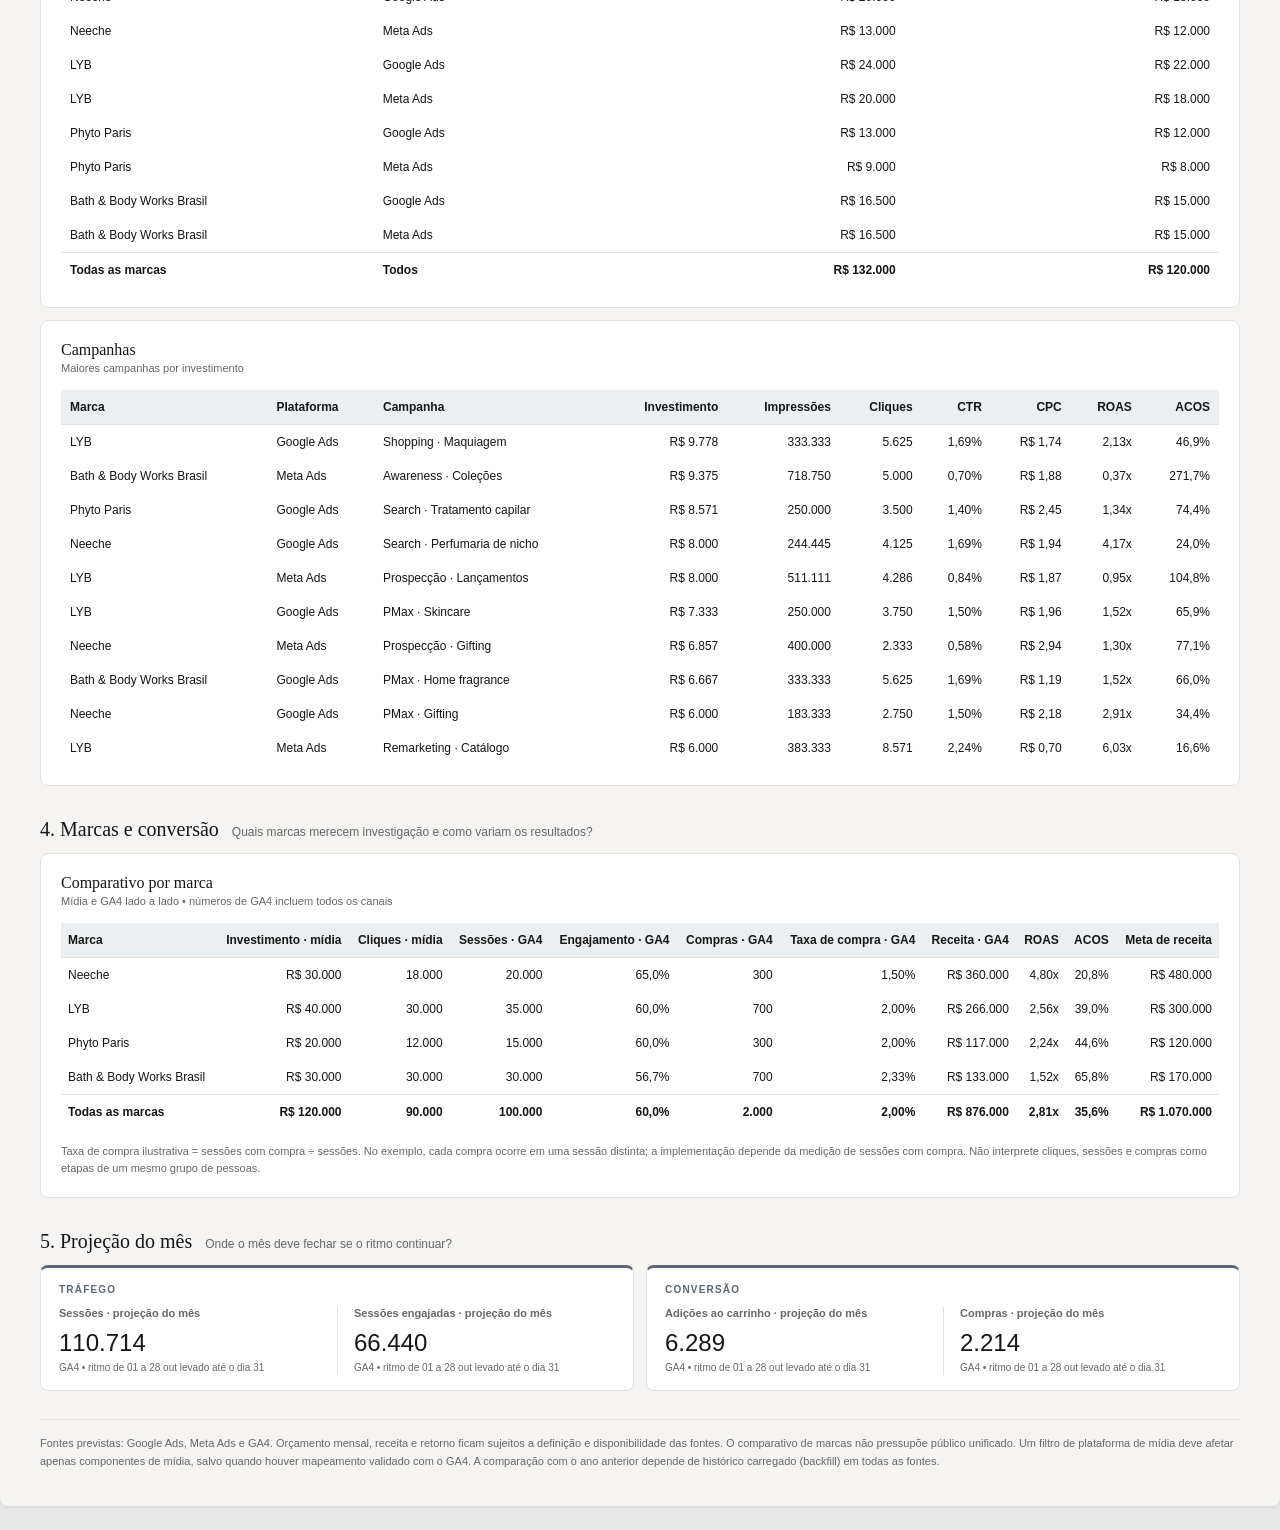
<file: v3/topo-funil.html>
<!doctype html>
<html lang="pt-br"><head><meta charset="utf-8"><meta name="viewport" content="width=device-width,initial-scale=1">
<title>BEAUTY RETAIL | Protótipo topo de funil</title>
<style>:root{--canvas:#e8e8e8;--paper:#f5f4f2;--ink:#161616;--muted:#676767;--line:#e4e1dd;--accent:#5b6773;--tint:#eceff1;--header:#2d3137;--header-ink:#ffffff}
:root{--serif:Georgia,"Times New Roman",serif;--sans:Arial,sans-serif;--gap:12px;--radius:8px;--up:#188038;--down:#c5221f}
*{box-sizing:border-box}
body{margin:0;background:var(--canvas);color:var(--ink);font:14px var(--sans)}
.page{max-width:1440px;margin:24px auto;background:var(--paper);padding:0 40px 36px;box-shadow:0 1px 5px #00000018;border-radius:var(--radius);overflow:hidden}
.header{position:relative;overflow:hidden;isolation:isolate;margin:0 -40px;padding:29px 40px;background:var(--header);color:var(--header-ink);min-height:150px;display:flex;justify-content:space-between;align-items:center;gap:24px;border-bottom:4px solid var(--accent)}
.header::before{content:"";position:absolute;z-index:0;top:0;right:0;bottom:0;width:62%;background-repeat:no-repeat;pointer-events:none}
.header-main,.brand-lockup{position:relative;z-index:1}
.eyebrow{display:block;font:600 10px var(--sans);letter-spacing:1.7px;opacity:.76;text-transform:uppercase}
.header h1{font:400 27px/1.2 var(--serif);margin:5px 0 6px;letter-spacing:-.2px}
.subhead{opacity:.75;font-size:12px}
.brand-name{font:400 21px var(--serif);letter-spacing:1px;text-align:right;white-space:nowrap}
.brand-caption{font-size:10px;letter-spacing:1.1px;text-transform:uppercase;opacity:.72;margin-top:7px;text-align:right}
.brand-nav{display:flex;margin:0 -40px;padding:0 40px;background:#fff;border-bottom:1px solid var(--line);overflow:auto;white-space:nowrap}
.brand-nav a{padding:14px 17px 12px;color:var(--muted);text-decoration:none;font-size:12px;border-bottom:2px solid transparent}
.brand-nav a.active{color:var(--ink);border-bottom-color:var(--accent);font-weight:bold}
.notice{margin:22px 0 14px;padding:10px 14px;background:var(--tint);border-left:3px solid var(--accent);font-size:11px;border-radius:4px}
.alert{margin:0 0 14px;padding:11px 14px;background:#fdecea;border-left:3px solid var(--down);color:#6b1311;font-size:12px;border-radius:4px;line-height:1.5}
.filters{display:flex;gap:9px;flex-wrap:wrap;margin:0 0 24px}
.filter{background:#fff;border:1px solid var(--line);padding:10px 14px;min-width:170px;font-size:12px;border-radius:5px}
.filter b{font-size:10px;text-transform:uppercase;letter-spacing:.45px;color:var(--muted);font-weight:600}
.filter small{display:block;font-size:10px;color:var(--muted);margin-top:2px}
.filter i{float:right;font-style:normal;color:var(--muted)}
.section{margin:32px 0 12px;display:flex;align-items:baseline;gap:13px}
.section h2{font:400 20px var(--serif);margin:0}
.section span{font-size:12px;color:var(--muted)}
/* módulo por domínio: faixa de destaque + título + 1 a 4 métricas */
.modules{display:grid;grid-template-columns:repeat(6,minmax(0,1fr));gap:var(--gap)}
.modules+.modules{margin-top:var(--gap)}
.module,.panel{background:#fff;border-radius:var(--radius);border:1px solid var(--line);min-width:0}
.module{border-top:3px solid var(--accent);padding:16px 18px 15px}
.kicker{font-size:10px;font-weight:700;letter-spacing:1.2px;text-transform:uppercase;color:var(--accent)}
.metrics{display:grid;margin-top:12px}
.metric{padding:0 16px;min-width:0}
.metric:first-child{padding-left:0}.metric:last-child{padding-right:0}
.metric+.metric{border-left:1px solid var(--line)}
.label{font-size:11px;font-weight:600;color:var(--muted)}
.value{font-size:24px;font-weight:500;margin:10px 0 4px}
.source{font-size:10px;color:var(--muted);line-height:1.4;margin-top:4px}
.delta{display:block;font-size:11px;font-weight:600}
.delta.up{color:var(--up)}.delta.down{color:var(--down)}.delta.flat{color:var(--muted)}
/* estado vazio: campo sem valor */
.vazio{color:var(--muted);font-weight:400}
.vazio-pill{display:inline-block;background:var(--tint);color:var(--muted);border-radius:3px;font-size:10px;font-weight:700;padding:3px 6px;margin-left:6px}
.grid{display:grid;grid-template-columns:1fr 1fr;gap:var(--gap)}
.mid-grid{grid-template-columns:minmax(0,.85fr) minmax(0,1.15fr)}
.panel{padding:20px}
.panel h3{font:400 16px var(--serif);margin:0 0 3px}
.panel .desc{font-size:11px;color:var(--muted);margin-bottom:16px}
.scroll{overflow:auto}
table{border-collapse:collapse;width:100%;font-size:12px;text-align:right}
th{background:var(--tint);font-weight:600;color:var(--ink)}
td,th{padding:10px 9px;white-space:nowrap}
table.compact td,table.compact th{padding:10px 7px}
table.compact th{white-space:normal;vertical-align:bottom}
thead th{border-bottom:1px solid var(--line)}
td:first-child,th:first-child{text-align:left}
table.camp td:nth-child(2),table.camp th:nth-child(2),table.left2 td:nth-child(2),table.left2 th:nth-child(2){text-align:left}
table.camp-total td:nth-child(3),table.camp-total th:nth-child(3){text-align:left}
tbody tr.total{font-weight:600}
tbody tr.total td{border-top:1px solid var(--line)}
.note{color:var(--muted);font-size:11px;line-height:1.55;margin:14px 0 0}
.chart{width:100%;height:auto;display:block;overflow:visible}
.chart text{font:11px var(--sans);fill:var(--muted)}
.chart .dlabel{font-weight:600;fill:var(--ink)}
.chart .gridline{stroke:var(--line);stroke-width:1}
.chart .seg{stroke:#fff;stroke-width:.8}
.legend{font-size:11px;color:var(--muted);margin-top:6px}
.key{display:inline-block;width:14px;height:3px;vertical-align:middle;margin:0 5px 0 12px}
.key:first-child{margin-left:0}
/* legenda por origem: mesmas cores fixas em gráfico e tabela */
.origin-legend{display:flex;flex-wrap:wrap;gap:8px 18px;margin-top:12px}
.leg{display:flex;align-items:center;gap:7px;font-size:11px;color:var(--muted)}
.leg i{width:9px;height:9px;border-radius:2px;flex:none}
.traffic-grid{grid-template-columns:minmax(0,1.15fr) minmax(0,1fr);align-items:stretch}
.pulse-hero{padding:0;display:grid;grid-template-columns:174px minmax(0,1fr);overflow:hidden;min-height:300px}
.pulse-summary{background:var(--accent);color:#fff;padding:23px 19px;display:flex;flex-direction:column}
.pulse-kicker{font-size:10px;font-weight:700;letter-spacing:1.1px;text-transform:uppercase;line-height:1.5}
.pulse-label{font-size:11px;margin-top:25px}
.pulse-value{font:400 36px/1.1 var(--serif);letter-spacing:-.6px;margin-top:5px}
.pulse-caption{font-size:11px;line-height:1.5;margin-top:4px}
.pulse-comparison{margin-top:auto;padding-top:20px}
.pulse-comparison strong{font-size:19px;display:block}
.pulse-comparison span{display:block;font-size:10px;line-height:1.45;margin-top:3px}
.pulse-chart{min-width:0;padding:22px 20px 15px;display:flex;flex-direction:column}
.pulse-chart h3{font:400 17px var(--serif);margin:0 0 4px}
.pulse-chart .desc{margin:0 0 10px}
.bottom{font-size:11px;color:var(--muted);border-top:1px solid var(--line);padding-top:15px;margin-top:28px;line-height:1.6}
@media(max-width:1100px){.traffic-grid,.mid-grid{grid-template-columns:minmax(0,1fr)}.module{grid-column:1/-1!important}}
@media(max-width:900px){.grid{grid-template-columns:minmax(0,1fr)}.page{margin:0;padding:0 16px 25px;border-radius:0}.header,.brand-nav{margin-left:-16px;margin-right:-16px;padding-left:16px;padding-right:16px}}
@media(max-width:700px){.metrics{grid-template-columns:1fr!important}.metric,.metric:first-child,.metric:last-child{padding:10px 0}.metric+.metric{border-left:0;border-top:1px solid var(--line)}}
@media(max-width:500px){.value{font-size:20px}.brand-lockup{display:none}.pulse-hero{grid-template-columns:1fr}.section{flex-direction:column;gap:4px}}
</style></head><body><main class="page">
<header class="header"><div class="header-main"><span class="eyebrow">TODAS AS MARCAS</span><h1>Visão de aquisição e performance</h1>
<span class="subhead">Topo de funil &nbsp;|&nbsp; acompanhamento semanal</span></div>
<div class="brand-lockup"><div class="brand-name">BEAUTY RETAIL</div><div class="brand-caption">Comparativo</div></div></header>
<nav class="brand-nav" aria-label="Páginas do protótipo"><a href="topo-funil.html" class=active aria-current=page>Comparativo</a><a href="neeche.html">Neeche</a><a href="lyb.html">LYB</a><a href="phyto.html">Phyto Paris</a><a href="bath.html">Bath &amp; Body Works Brasil</a></nav>
<div class="notice"><b>PROTÓTIPO VISUAL</b> — valores inteiramente ilustrativos. Filtros e gráficos são representações estáticas; não há conexão com as fontes.</div>
<div class="filters"><div class="filter"><b>Período</b><br>01 a 28 de outubro de 2026 <i>▾</i></div><div class="filter"><b>Marca</b><br>Todas as marcas <i>▾</i></div><div class="filter"><b>Plataforma de mídia</b><br>Todas <i>▾</i></div><div class="filter"><b>Canal GA4</b><br>Todos <i>▾</i></div></div>
<div class="section"><h2>1. Visão geral</h2><span>Quanto investimos e que volume de visitas e interação tivemos?</span></div><div class="modules"><section class="module" style="grid-column:span 3"><div class="kicker">Mídia</div><div class="metrics" style="grid-template-columns:repeat(3,minmax(0,1fr))"><div class="metric"><div class="label">Investimento</div><div class="value">R$ 120.000</div><div class="source">Google Ads + Meta Ads</div></div><div class="metric"><div class="label">Impressões</div><div class="value">6.000.000</div><div class="source">Google Ads + Meta Ads</div></div><div class="metric"><div class="label">Cliques</div><div class="value">90.000</div><div class="source">Google Ads + Meta Ads</div></div></div></section><section class="module" style="grid-column:span 2"><div class="kicker">Tráfego</div><div class="metrics" style="grid-template-columns:repeat(2,minmax(0,1fr))"><div class="metric"><div class="label">Sessões</div><div class="value">100.000</div><div class="source">GA4 • todos os canais</div></div><div class="metric"><div class="label">Taxa de engajamento</div><div class="value">60,0%</div><div class="source">GA4 • 60.010 sessões engajadas</div></div></div></section><section class="module" style="grid-column:span 1"><div class="kicker">Conversão</div><div class="metrics" style="grid-template-columns:repeat(1,minmax(0,1fr))"><div class="metric"><div class="label">Compras GA4</div><div class="value">2.000</div><div class="source">GA4 • todos os canais</div></div></div></section></div><div class="modules"><section class="module" style="grid-column:span 6"><div class="kicker">Receita e retorno</div><div class="metrics" style="grid-template-columns:repeat(4,minmax(0,1fr))"><div class="metric"><div class="label">Receita GA4</div><div class="value">R$ 876.000</div><span class="delta up">▲ 37,4% vs 2025</span><div class="source">GA4 • todos os canais</div></div><div class="metric"><div class="label">ROAS</div><div class="value">2,81x</div><span class="delta down">▼ 4,6% vs 2025</span><div class="source">Google Ads + Meta Ads</div></div><div class="metric"><div class="label">ACOS</div><div class="value">35,6%</div><span class="delta down">▲ 4,8% vs 2025</span><div class="source">Google Ads + Meta Ads</div></div><div class="metric"><div class="label">Meta de receita do mês</div><div class="value">R$ 1.070.000</div><div class="source">soma das metas por marca</div></div></div></section></div><p class="note" style="margin:8px 0 0">Bath &amp; Body Works Brasil começou em jul/2026 e não tinha 2025: a variação do total compara as 4 marcas de 2026 com as 3 que existiam em 2025. Na página da Bath a comparação é com o período anterior.</p><div class="section"><h2>2. Tráfego e interação</h2><span>De onde chegam as sessões e como elas evoluem?</span></div><div class="grid traffic-grid"><div class="panel "><h3>Sessões por semana</h3><div class="desc">GA4 • por origem • revela tendência de tráfego</div><svg class="chart" viewBox="0 0 650 205" role="img" aria-label="Sessões por semana e por origem"><line class="gridline" x1="62" y1="155.0" x2="620" y2="155.0"/><text x="54" y="159.0" text-anchor="end">0</text><line class="gridline" x1="62" y1="92.5" x2="620" y2="92.5"/><text x="54" y="96.5" text-anchor="end">20k</text><line class="gridline" x1="62" y1="30.0" x2="620" y2="30.0"/><text x="54" y="34.0" text-anchor="end">40k</text><rect class="seg" x="92.8" y="132.6" width="78" height="22.4" fill="#3f6fa8"/><rect class="seg" x="92.8" y="115.0" width="78" height="17.7" fill="#3e9a86"/><rect class="seg" x="92.8" y="98.4" width="78" height="16.6" fill="#c79a3b"/><rect class="seg" x="92.8" y="88.3" width="78" height="10.1" fill="#5d6470"/><rect class="seg" x="92.8" y="84.7" width="78" height="3.6" fill="#b9b4ab"/><text class="dlabel" x="131.8" y="77.7" text-anchor="middle">22.500</text><text x="131.8" y="176" text-anchor="middle">01–07</text><rect class="seg" x="232.2" y="129.2" width="78" height="25.8" fill="#3f6fa8"/><rect class="seg" x="232.2" y="110.2" width="78" height="19.0" fill="#3e9a86"/><rect class="seg" x="232.2" y="93.9" width="78" height="16.3" fill="#c79a3b"/><rect class="seg" x="232.2" y="82.8" width="78" height="11.1" fill="#5d6470"/><rect class="seg" x="232.2" y="79.1" width="78" height="3.7" fill="#b9b4ab"/><text class="dlabel" x="271.2" y="72.1" text-anchor="middle">24.300</text><text x="271.2" y="176" text-anchor="middle">08–14</text><rect class="seg" x="371.8" y="126.2" width="78" height="28.8" fill="#3f6fa8"/><rect class="seg" x="371.8" y="106.1" width="78" height="20.0" fill="#3e9a86"/><rect class="seg" x="371.8" y="90.4" width="78" height="15.8" fill="#c79a3b"/><rect class="seg" x="371.8" y="78.5" width="78" height="11.9" fill="#5d6470"/><rect class="seg" x="371.8" y="74.7" width="78" height="3.8" fill="#b9b4ab"/><text class="dlabel" x="410.8" y="67.7" text-anchor="middle">25.700</text><text x="410.8" y="176" text-anchor="middle">15–21</text><rect class="seg" x="511.2" y="122.6" width="78" height="32.4" fill="#3f6fa8"/><rect class="seg" x="511.2" y="101.2" width="78" height="21.4" fill="#3e9a86"/><rect class="seg" x="511.2" y="85.8" width="78" height="15.4" fill="#c79a3b"/><rect class="seg" x="511.2" y="72.9" width="78" height="12.9" fill="#5d6470"/><rect class="seg" x="511.2" y="69.1" width="78" height="3.9" fill="#b9b4ab"/><text class="dlabel" x="550.2" y="62.1" text-anchor="middle">27.500</text><text x="550.2" y="176" text-anchor="middle">22–28</text></svg><div class="origin-legend"><div class="leg"><i style="background:#3f6fa8"></i><span>Pesquisa paga</span></div><div class="leg"><i style="background:#3e9a86"></i><span>Social pago</span></div><div class="leg"><i style="background:#c79a3b"></i><span>Pesquisa orgânica</span></div><div class="leg"><i style="background:#5d6470"></i><span>Direto</span></div><div class="leg"><i style="background:#b9b4ab"></i><span>Outros</span></div></div></div><div class="panel channel-panel"><h3>Sessões por canal de aquisição</h3><div class="desc">GA4 • engajamento e conversão por canal</div><div class="scroll"><table class="compact"><thead><tr><th>Canal GA4</th><th>Sessões</th><th>Taxa de engajamento</th><th>Adições ao carrinho</th><th>Compras</th><th>Taxa de compra</th></tr></thead><tbody><tr><td>Pesquisa paga</td><td>35.000</td><td>58,5%</td><td>2.306</td><td>828</td><td>2,37%</td></tr><tr><td>Social pago</td><td>25.000</td><td>52,2%</td><td>1.149</td><td>323</td><td>1,29%</td></tr><tr><td>Pesquisa orgânica</td><td>20.500</td><td>67,3%</td><td>1.057</td><td>379</td><td>1,85%</td></tr><tr><td>Direto</td><td>14.700</td><td>68,1%</td><td>1.021</td><td>418</td><td>2,84%</td></tr><tr><td>Outros</td><td>4.800</td><td>55,4%</td><td>147</td><td>52</td><td>1,08%</td></tr><tr class="total"><td>Total</td><td>100.000</td><td>60,0%</td><td>5.680</td><td>2.000</td><td>2,00%</td></tr></tbody></table></div></div></div><div class="section"><h2>3. Mídia</h2><span>Onde está a verba e como evoluem os sinais de captação?</span></div><div class="grid mid-grid"><div class="panel "><h3>Investimento por semana e plataforma</h3><div class="desc">R$ mil por semana • ajuda a identificar mudanças na distribuição da verba</div><svg class="chart" viewBox="0 0 650 205" role="img" aria-label="Investimento semanal por plataforma"><line class="gridline" x1="56" y1="155.0" x2="620" y2="155.0"/><text x="48" y="159.0" text-anchor="end">R$ 0</text><line class="gridline" x1="56" y1="92.5" x2="620" y2="92.5"/><text x="48" y="96.5" text-anchor="end">R$ 12,5k</text><line class="gridline" x1="56" y1="30.0" x2="620" y2="30.0"/><text x="48" y="34.0" text-anchor="end">R$ 25k</text><rect x="80.5" y="81.3" width="44" height="73.7" fill="#3f6fa8" rx="2"/><text class="dlabel" x="102.5" y="75.3" text-anchor="middle">R$ 14,7k</text><rect x="128.5" y="91.4" width="44" height="63.6" fill="#3e9a86" rx="2"/><text class="dlabel" x="150.5" y="85.4" text-anchor="middle">R$ 12,7k</text><text x="126.5" y="176" text-anchor="middle">01–07</text><rect x="221.5" y="71.2" width="44" height="83.8" fill="#3f6fa8" rx="2"/><text class="dlabel" x="243.5" y="65.2" text-anchor="middle">R$ 16,8k</text><rect x="269.5" y="86.1" width="44" height="68.9" fill="#3e9a86" rx="2"/><text class="dlabel" x="291.5" y="80.1" text-anchor="middle">R$ 13,8k</text><text x="267.5" y="176" text-anchor="middle">08–14</text><rect x="362.5" y="61.2" width="44" height="93.8" fill="#3f6fa8" rx="2"/><text class="dlabel" x="384.5" y="55.2" text-anchor="middle">R$ 18,8k</text><rect x="410.5" y="88.8" width="44" height="66.2" fill="#3e9a86" rx="2"/><text class="dlabel" x="432.5" y="82.8" text-anchor="middle">R$ 13,2k</text><text x="408.5" y="176" text-anchor="middle">15–21</text><rect x="503.5" y="71.2" width="44" height="83.8" fill="#3f6fa8" rx="2"/><text class="dlabel" x="525.5" y="65.2" text-anchor="middle">R$ 16,8k</text><rect x="551.5" y="88.8" width="44" height="66.2" fill="#3e9a86" rx="2"/><text class="dlabel" x="573.5" y="82.8" text-anchor="middle">R$ 13,2k</text><text x="549.5" y="176" text-anchor="middle">22–28</text></svg><div class="legend"><span class="key" style="background:#3f6fa8"></span>Google Ads <span class="key" style="background:#3e9a86"></span>Meta Ads</div></div><div class="panel "><h3>Desempenho de mídia por plataforma</h3><div class="desc">Compara volume, eficiência de clique e retorno • métricas das plataformas</div><div class="scroll"><table class=""><thead><tr><th>Plataforma</th><th>Investimento</th><th>Impressões</th><th>Cliques</th><th>CTR</th><th>CPC</th><th>ROAS</th><th>ACOS</th></tr></thead><tbody><tr><td>Google Ads</td><td>R$ 67.000</td><td>2.400.000</td><td>48.000</td><td>2,00%</td><td>R$ 1,40</td><td>3,00x</td><td>33,3%</td></tr><tr><td>Meta Ads</td><td>R$ 53.000</td><td>3.600.000</td><td>42.000</td><td>1,17%</td><td>R$ 1,26</td><td>2,57x</td><td>39,0%</td></tr><tr class="total"><td>Total</td><td>R$ 120.000</td><td>6.000.000</td><td>90.000</td><td>1,50%</td><td>R$ 1,33</td><td>2,81x</td><td>35,6%</td></tr></tbody></table></div><p class="note">CTR = cliques ÷ impressões; CPC = investimento ÷ cliques. Os tipos de clique devem ser alinhados entre plataformas antes da comparação.</p></div></div><div style="height:12px"></div><div class="panel "><h3>Orçamento por site e canal</h3><div class="desc">Orçamento mensal aprovado e consumo em cada marca e canal</div><div class="scroll"><table class="left2"><thead><tr><th>Marca (site)</th><th>Canal</th><th>Orçamento mensal aprovado</th><th>Consumo do orçamento</th></tr></thead><tbody><tr><td>Neeche</td><td>Google Ads</td><td>R$ 20.000</td><td>R$ 18.000</td></tr><tr><td>Neeche</td><td>Meta Ads</td><td>R$ 13.000</td><td>R$ 12.000</td></tr><tr><td>LYB</td><td>Google Ads</td><td>R$ 24.000</td><td>R$ 22.000</td></tr><tr><td>LYB</td><td>Meta Ads</td><td>R$ 20.000</td><td>R$ 18.000</td></tr><tr><td>Phyto Paris</td><td>Google Ads</td><td>R$ 13.000</td><td>R$ 12.000</td></tr><tr><td>Phyto Paris</td><td>Meta Ads</td><td>R$ 9.000</td><td>R$ 8.000</td></tr><tr><td>Bath & Body Works Brasil</td><td>Google Ads</td><td>R$ 16.500</td><td>R$ 15.000</td></tr><tr><td>Bath & Body Works Brasil</td><td>Meta Ads</td><td>R$ 16.500</td><td>R$ 15.000</td></tr><tr class="total"><td>Todas as marcas</td><td>Todos</td><td>R$ 132.000</td><td>R$ 120.000</td></tr></tbody></table></div></div><div style="height:12px"></div><div class="panel "><h3>Campanhas</h3><div class="desc">Maiores campanhas por investimento</div><div class="scroll"><table class="camp camp-total"><thead><tr><th>Marca</th><th>Plataforma</th><th>Campanha</th><th>Investimento</th><th>Impressões</th><th>Cliques</th><th>CTR</th><th>CPC</th><th>ROAS</th><th>ACOS</th></tr></thead><tbody><tr><td>LYB</td><td>Google Ads</td><td>Shopping · Maquiagem</td><td>R$ 9.778</td><td>333.333</td><td>5.625</td><td>1,69%</td><td>R$ 1,74</td><td>2,13x</td><td>46,9%</td></tr><tr><td>Bath & Body Works Brasil</td><td>Meta Ads</td><td>Awareness · Coleções</td><td>R$ 9.375</td><td>718.750</td><td>5.000</td><td>0,70%</td><td>R$ 1,88</td><td>0,37x</td><td>271,7%</td></tr><tr><td>Phyto Paris</td><td>Google Ads</td><td>Search · Tratamento capilar</td><td>R$ 8.571</td><td>250.000</td><td>3.500</td><td>1,40%</td><td>R$ 2,45</td><td>1,34x</td><td>74,4%</td></tr><tr><td>Neeche</td><td>Google Ads</td><td>Search · Perfumaria de nicho</td><td>R$ 8.000</td><td>244.445</td><td>4.125</td><td>1,69%</td><td>R$ 1,94</td><td>4,17x</td><td>24,0%</td></tr><tr><td>LYB</td><td>Meta Ads</td><td>Prospecção · Lançamentos</td><td>R$ 8.000</td><td>511.111</td><td>4.286</td><td>0,84%</td><td>R$ 1,87</td><td>0,95x</td><td>104,8%</td></tr><tr><td>LYB</td><td>Google Ads</td><td>PMax · Skincare</td><td>R$ 7.333</td><td>250.000</td><td>3.750</td><td>1,50%</td><td>R$ 1,96</td><td>1,52x</td><td>65,9%</td></tr><tr><td>Neeche</td><td>Meta Ads</td><td>Prospecção · Gifting</td><td>R$ 6.857</td><td>400.000</td><td>2.333</td><td>0,58%</td><td>R$ 2,94</td><td>1,30x</td><td>77,1%</td></tr><tr><td>Bath & Body Works Brasil</td><td>Google Ads</td><td>PMax · Home fragrance</td><td>R$ 6.667</td><td>333.333</td><td>5.625</td><td>1,69%</td><td>R$ 1,19</td><td>1,52x</td><td>66,0%</td></tr><tr><td>Neeche</td><td>Google Ads</td><td>PMax · Gifting</td><td>R$ 6.000</td><td>183.333</td><td>2.750</td><td>1,50%</td><td>R$ 2,18</td><td>2,91x</td><td>34,4%</td></tr><tr><td>LYB</td><td>Meta Ads</td><td>Remarketing · Catálogo</td><td>R$ 6.000</td><td>383.333</td><td>8.571</td><td>2,24%</td><td>R$ 0,70</td><td>6,03x</td><td>16,6%</td></tr></tbody></table></div></div><div class="section"><h2>4. Marcas e conversão</h2><span>Quais marcas merecem investigação e como variam os resultados?</span></div><div class="panel "><h3>Comparativo por marca</h3><div class="desc">Mídia e GA4 lado a lado • números de GA4 incluem todos os canais</div><div class="scroll"><table class="compact"><thead><tr><th>Marca</th><th>Investimento · mídia</th><th>Cliques · mídia</th><th>Sessões · GA4</th><th>Engajamento · GA4</th><th>Compras · GA4</th><th>Taxa de compra · GA4</th><th>Receita · GA4</th><th>ROAS</th><th>ACOS</th><th>Meta de receita</th></tr></thead><tbody><tr><td>Neeche</td><td>R$ 30.000</td><td>18.000</td><td>20.000</td><td>65,0%</td><td>300</td><td>1,50%</td><td>R$ 360.000</td><td>4,80x</td><td>20,8%</td><td>R$ 480.000</td></tr><tr><td>LYB</td><td>R$ 40.000</td><td>30.000</td><td>35.000</td><td>60,0%</td><td>700</td><td>2,00%</td><td>R$ 266.000</td><td>2,56x</td><td>39,0%</td><td>R$ 300.000</td></tr><tr><td>Phyto Paris</td><td>R$ 20.000</td><td>12.000</td><td>15.000</td><td>60,0%</td><td>300</td><td>2,00%</td><td>R$ 117.000</td><td>2,24x</td><td>44,6%</td><td>R$ 120.000</td></tr><tr><td>Bath & Body Works Brasil</td><td>R$ 30.000</td><td>30.000</td><td>30.000</td><td>56,7%</td><td>700</td><td>2,33%</td><td>R$ 133.000</td><td>1,52x</td><td>65,8%</td><td>R$ 170.000</td></tr><tr class="total"><td>Todas as marcas</td><td>R$ 120.000</td><td>90.000</td><td>100.000</td><td>60,0%</td><td>2.000</td><td>2,00%</td><td>R$ 876.000</td><td>2,81x</td><td>35,6%</td><td>R$ 1.070.000</td></tr></tbody></table></div><p class="note">Taxa de compra ilustrativa = sessões com compra ÷ sessões. No exemplo, cada compra ocorre em uma sessão distinta; a implementação depende da medição de sessões com compra. Não interprete cliques, sessões e compras como etapas de um mesmo grupo de pessoas.</p></div><div class="section"><h2>5. Projeção do mês</h2><span>Onde o mês deve fechar se o ritmo continuar?</span></div><div class="modules"><section class="module" style="grid-column:span 3"><div class="kicker">Tráfego</div><div class="metrics" style="grid-template-columns:repeat(2,minmax(0,1fr))"><div class="metric"><div class="label">Sessões · projeção do mês</div><div class="value">110.714</div><div class="source">GA4 • ritmo de 01 a 28 out levado até o dia 31</div></div><div class="metric"><div class="label">Sessões engajadas · projeção do mês</div><div class="value">66.440</div><div class="source">GA4 • ritmo de 01 a 28 out levado até o dia 31</div></div></div></section><section class="module" style="grid-column:span 3"><div class="kicker">Conversão</div><div class="metrics" style="grid-template-columns:repeat(2,minmax(0,1fr))"><div class="metric"><div class="label">Adições ao carrinho · projeção do mês</div><div class="value">6.289</div><div class="source">GA4 • ritmo de 01 a 28 out levado até o dia 31</div></div><div class="metric"><div class="label">Compras · projeção do mês</div><div class="value">2.214</div><div class="source">GA4 • ritmo de 01 a 28 out levado até o dia 31</div></div></div></section></div><div class="bottom">Fontes previstas: Google Ads, Meta Ads e GA4. Orçamento mensal, receita e retorno ficam sujeitos a definição e disponibilidade das fontes. O comparativo de marcas não pressupõe público unificado. Um filtro de plataforma de mídia deve afetar apenas componentes de mídia, salvo quando houver mapeamento validado com o GA4. A comparação com o ano anterior depende de histórico carregado (backfill) em todas as fontes.</div>
</main></body></html>
</file>
<file: fonte-v1/modulos/beauty-modules.css>
/* Estilos compartilhados da prévia dos módulos. Cores vêm da página da marca. */
*{box-sizing:border-box}
body{margin:0;background:#e8edf0;color:var(--ink);font-family:Arial,sans-serif;font-size:14px}
button,a{font:inherit}
.page{max-width:1440px;margin:24px auto;background:var(--canvas);border-radius:10px;overflow:hidden;box-shadow:0 2px 10px #122d4414}
.header{position:relative;isolation:isolate;min-height:202px;padding:35px 42px;display:flex;align-items:center;justify-content:space-between;gap:28px;background:#fff;border-top:9px solid var(--ink);overflow:hidden}
.header::before{content:"";position:absolute;z-index:-1;right:0;top:0;bottom:0;width:62%;background-image:url("https://beautyglam.vteximg.com.br/arquivos/ids/169755/phyto-DESKTOP.png?v=639238835364270000");background-size:180% auto;background-position:right 63%;background-repeat:no-repeat;opacity:.28;pointer-events:none}
.header-main{max-width:50%}.eyebrow,.module-kicker{display:block;font-size:10px;letter-spacing:1.35px;font-weight:700;text-transform:uppercase}.eyebrow{color:#506a83}
.header h1{font-size:27px;letter-spacing:-.65px;line-height:1.1;margin:11px 0 8px}.header p{font-size:12px;color:#435c75;margin:0}.brand{text-align:right;color:var(--ink);white-space:nowrap}.brand strong{display:block;letter-spacing:2px;font-size:22px}.brand span{display:block;margin-top:7px;text-transform:uppercase;letter-spacing:1.2px;font-size:10px}
.brand-nav{display:flex;overflow-x:auto;white-space:nowrap;background:#fff;border-bottom:1px solid #e0e9ef;padding:0 29px}
.brand-nav a{display:block;padding:15px 14px 13px;font-size:12px;color:#61768c;text-decoration:none;border-bottom:2px solid transparent}.brand-nav a.active{border-color:var(--ink);color:var(--ink);font-weight:700}
a:focus-visible,button:focus-visible{outline:3px solid #4a9bd6;outline-offset:3px}
.content{padding:22px 40px 38px}
.preview-note{display:flex;gap:8px;align-items:center;color:#31536d;font-size:11px;line-height:1.4;margin:0 0 16px}.preview-note strong{font-size:10px;letter-spacing:.8px;color:var(--ink)}.preview-dot{height:7px;width:7px;flex:none;border-radius:50%;background:#5587a4}
.filters{display:flex;gap:9px;flex-wrap:wrap}.filter{min-width:188px;background:#fff;border-radius:5px;padding:10px 13px;border:1px solid #dfe9ef;color:var(--ink);font-size:12px}.filter small{display:block;margin-bottom:4px;font-size:9px;font-weight:700;letter-spacing:.65px;color:#72869b;text-transform:uppercase}.filter span{float:right;color:#708699;margin-left:18px}
.section{margin-top:29px}.section-heading{display:flex;align-items:end;justify-content:space-between;gap:20px;margin-bottom:13px}.section-heading h2{font-size:18px;letter-spacing:-.25px;margin:0 0 3px}.section-heading p{font-size:12px;color:var(--muted);margin:0}.section-index{font-size:10px;font-weight:700;color:#7795aa;letter-spacing:1.3px;white-space:nowrap;text-transform:uppercase}
.overview-grid{display:grid;grid-template-columns:repeat(3,minmax(0,1fr));gap:12px}
.module{background:#fff;border-radius:8px;min-width:0;overflow:hidden}.overview{padding:17px 20px 19px;border-top:3px solid var(--blue)}
.module-kicker{color:var(--blue);letter-spacing:1px}.overview-values{display:grid;grid-template-columns:1fr 1fr;gap:20px;margin-top:15px}.metric-label{display:block;font-size:11px;color:var(--muted);min-height:14px}.metric-value{display:block;margin-top:7px;font-size:25px;line-height:1.05;font-weight:700;letter-spacing:-.65px;color:var(--ink)}.metric-caption{display:block;margin-top:7px;font-size:10px;color:#718499;line-height:1.3}
.traffic-grid{display:grid;grid-template-columns:minmax(0,1.42fr) minmax(0,1fr);gap:12px}.pulse{display:grid;grid-template-columns:200px minmax(0,1fr);min-height:315px}
.pulse-feature{background:var(--ink);color:#fff;padding:24px 21px;display:flex;flex-direction:column}.pulse-feature .module-kicker{color:#bbd9e9}.pulse-feature .feature-label{font-size:11px;margin-top:32px;color:#dceaf2}.feature-value{font-size:38px;font-weight:700;letter-spacing:-1.2px;line-height:1;margin-top:7px}.feature-period{font-size:11px;line-height:1.45;color:#dceaf2;margin-top:7px}.feature-change{margin-top:auto;padding-top:26px}.feature-change strong{display:block;font-size:21px;letter-spacing:-.3px}.feature-change span{display:block;font-size:10px;line-height:1.4;color:#dceaf2;margin-top:5px}
.pulse-body{padding:22px 21px 14px;display:flex;flex-direction:column;min-width:0}.module-heading{display:flex;align-items:start;justify-content:space-between;gap:12px}.module-heading h3{font-size:15px;line-height:1.25;letter-spacing:-.2px;margin:0}.module-heading p{font-size:11px;color:var(--muted);line-height:1.45;margin:5px 0 0}.module-tag{flex:none;border-radius:3px;padding:4px 7px;color:var(--blue);background:#eaf3f8;font-weight:700;font-size:9px;letter-spacing:.65px;text-transform:uppercase}
.pulse-chart-wrap{margin-top:auto}.pulse-svg{display:block;width:100%;height:auto;overflow:visible}.pulse-svg text{font:11px Arial,sans-serif;fill:#7790a2}.pulse-svg .data-label{font-weight:700;fill:var(--ink)}.pulse-svg .gridline{stroke:#e3edf2;stroke-width:1}.pulse-svg .data-line{fill:none;stroke:var(--ink);stroke-width:3;stroke-linecap:round;stroke-linejoin:round}.pulse-svg .point{fill:var(--ink)}.pulse-svg .point.selected{fill:#fff;stroke:var(--ink);stroke-width:3}
.periods{display:grid;grid-template-columns:repeat(var(--period-count,4),minmax(0,1fr));margin:0 7% 0 8%;gap:3px}.period-button{border:0;background:transparent;color:#6d8295;font-size:10px;padding:7px 1px;cursor:pointer;border-radius:4px;white-space:nowrap}.period-button[aria-pressed=true]{font-weight:700;background:#e7f1f6;color:var(--ink)}.pulse-hint{font-size:10px;color:#8193a2;margin-top:5px;text-align:right}
.channels{padding:22px 23px}.channels-total{display:flex;align-items:end;justify-content:space-between;gap:10px;margin-top:22px}.channels-total strong{font-size:24px;letter-spacing:-.6px}.channels-total span{font-size:11px;color:var(--muted);padding-bottom:3px}.segmented{display:flex;height:13px;overflow:hidden;border-radius:5px;margin:14px 0 21px;background:#edf3f6}.segmented span{height:100%}.channel-list{display:grid;gap:13px}.channel-row{display:grid;grid-template-columns:minmax(0,1fr) auto auto;gap:13px;align-items:center;font-size:12px}.channel-name{display:flex;align-items:center;gap:8px;min-width:0}.channel-name i{width:8px;height:8px;flex:none;border-radius:2px}.channel-number{font-weight:700}.channel-share{min-width:42px;text-align:right;color:#6d8295;font-size:11px}
.media-grid{display:grid;grid-template-columns:minmax(0,1.42fr) minmax(0,1fr);gap:12px}.media-module,.budget-module,.engagement-module,.events-module{padding:22px 23px}.media-top{display:flex;justify-content:space-between;align-items:end;gap:12px;margin-top:18px}.media-total strong{display:block;font-size:28px;letter-spacing:-.7px}.media-total span{display:block;font-size:10px;color:var(--muted);margin-top:4px}.media-share-label{font-size:10px;color:var(--muted);text-align:right}.media-module .segmented{height:11px;margin:13px 0 18px}.platforms{display:grid;grid-template-columns:1fr 1fr;gap:11px}.platform{background:#f2f7fa;border-radius:6px;padding:13px 15px}.platform-head{display:flex;align-items:center;justify-content:space-between;gap:5px;font-size:11px;font-weight:700}.platform-head span{color:var(--blue)}.platform strong{display:block;font-size:19px;margin:11px 0 4px;letter-spacing:-.3px}.platform small{font-size:10px;color:var(--muted)}
.pending-pill{display:inline-block;background:#edf3f6;border-radius:3px;color:#526e82;font-size:10px;font-weight:700;padding:5px 7px}.pending-values{display:grid;grid-template-columns:repeat(3,minmax(0,1fr));gap:8px;margin-top:29px}.pending{padding:14px 12px;background:#f6f9fb;border-radius:6px;min-height:91px}.pending small{display:block;color:var(--muted);font-size:10px;line-height:1.35;min-height:28px}.pending strong{display:block;font-size:22px;color:#9aabb7;margin-top:6px}.module-note{font-size:10px;color:#72879a;line-height:1.5;margin:15px 0 0}
.actions-grid{display:grid;grid-template-columns:minmax(0,1fr) minmax(0,1.42fr);gap:12px}.engagement-line{display:flex;align-items:baseline;gap:9px;margin-top:23px}.engagement-line strong{font-size:32px;letter-spacing:-1px}.engagement-line span{font-size:11px;color:var(--muted)}.engagement-meter{height:9px;background:#e8f1f5;border-radius:5px;overflow:hidden;margin:15px 0 11px}.engagement-meter i{display:block;height:100%;background:var(--blue);border-radius:5px}.engagement-detail{font-size:11px;color:var(--muted)}.event-values{display:grid;grid-template-columns:1fr 1fr;gap:12px;margin-top:20px}.event{background:#f2f7fa;border-radius:6px;padding:15px 17px}.event span{display:block;font-size:11px;color:#617a8d}.event strong{display:block;color:var(--ink);font-size:27px;letter-spacing:-.6px;margin:8px 0 3px}.event small{font-size:10px;color:#7890a1}
.bottom{font-size:10px;color:#72879a;line-height:1.6;margin-top:28px}
@media(max-width:1100px){.traffic-grid,.media-grid,.actions-grid{grid-template-columns:1fr}.channels{min-height:0}.channel-list{grid-template-columns:repeat(2,minmax(0,1fr));column-gap:26px}.channel-share{min-width:40px}}
@media(max-width:700px){.page{margin:0;border-radius:0}.header{min-height:160px;padding:26px 18px}.header-main{max-width:74%}.header h1{font-size:22px}.header::before{width:65%;background-size:220% auto}.brand{display:none}.brand-nav{padding:0 5px}.brand-nav a{padding:14px 12px 12px}.content{padding:19px 16px 30px}.filter{min-width:calc(50% - 5px);flex:1}.overview-grid{grid-template-columns:1fr}.overview-values{margin-top:13px}.section-index{display:none}.pulse{grid-template-columns:1fr}.pulse-feature{padding:20px 20px 18px}.pulse-feature .feature-label{margin-top:15px}.feature-value{font-size:31px}.feature-change{padding-top:14px}.pulse-body{padding:20px 16px 13px}.pulse-svg text{font-size:17px}.pulse-svg .axis-label{font-size:14px}.pulse-svg .data-line{stroke-width:4}.period-button{font-size:9px}.channel-list{grid-template-columns:1fr}.pending-values{gap:6px}.pending{padding:12px 9px}.platform{padding:12px}.platform strong{font-size:17px}}

/* Série e resultados por origem: mesmos tons nos módulos relacionados. */
.pulse{min-height:360px}.series-caption{margin-top:14px;color:#72899b;font-size:10px}.series-legend{display:grid;grid-template-columns:1fr 1fr;gap:8px 18px;margin:7px 0 8px}.series-item{display:flex;align-items:center;gap:7px;min-width:0;font-size:11px;color:#526e82}.series-item span{overflow:hidden;text-overflow:ellipsis;white-space:nowrap}.series-item strong{font-size:11px;margin-left:auto;color:var(--ink)}.series-swatch{display:inline-block;width:20px;flex:none;border-top-width:3px;border-top-style:solid}.pulse-svg .series-line{fill:none;stroke-width:3;stroke-linejoin:round;stroke-linecap:round}.outcomes{padding:22px 23px}.outcomes-scroll{overflow-x:auto;margin-top:18px}.outcomes-table{width:100%;min-width:840px;border-collapse:collapse;text-align:right;font-size:12px}.outcomes-table th,.outcomes-table td{padding:13px 12px;white-space:nowrap}.outcomes-table thead th{font-size:10px;letter-spacing:.2px;color:#72899b;font-weight:600;background:#f3f8fa}.outcomes-table thead th:first-child,.outcomes-table tbody th,.outcomes-table tfoot th{text-align:left}.outcomes-table tbody th{font-size:12px;font-weight:600}.outcomes-table tbody td{font-weight:600}.outcomes-table tbody tr+tr{border-top:1px solid #eef3f6}.outcomes-table tfoot{background:#f5f9fb;font-weight:700}.outcome-origin{display:inline-flex;align-items:center;gap:9px}.outcome-origin i{width:9px;height:9px;border-radius:2px;flex:none}.rate-value{color:var(--ink)}.outcome-note{margin-top:6px}.scroll-hint{display:none}.outcomes .module-note{font-size:10px}
@media(max-width:700px){.pulse{min-height:0}.series-legend{gap:9px 10px}.series-item{font-size:10px}.series-swatch{width:15px}.pulse-svg .series-line{stroke-width:4}.outcomes{padding:20px 16px}.scroll-hint{display:block;margin:8px 0 0;font-size:10px;color:var(--muted);text-align:right}.outcomes .module-note{line-height:1.55}}
@media(max-width:700px){.outcomes-table th:first-child{position:sticky;left:0;z-index:1;background:#fff}.outcomes-table thead th:first-child,.outcomes-table tfoot th:first-child{background:#f3f8fa}}
/* Áreas empilhadas: a fronteira superior representa a soma diária. */
.series-swatch{width:10px;height:10px;border:0;border-radius:2px}
.pulse-svg .stacked-area{stroke:#fff;stroke-width:1.1;stroke-linejoin:round;fill-opacity:.88}
.pulse-svg .selection-line{stroke:var(--ink);stroke-width:1;stroke-dasharray:3 3;opacity:.55}
.pulse-svg .selection-dot{fill:#fff;stroke:var(--ink);stroke-width:2.5}
.day-slider{display:block;width:85%;margin:2px 7% 0 8%;accent-color:var(--blue);cursor:pointer}
@media(max-width:700px){.pulse-svg .day-label{font-size:17px}.series-swatch{width:10px}}
</file>
<file: v2/modulos/beauty-modules.css>
/* Estilos compartilhados da prévia dos módulos. Cores vêm da página da marca. */
*{box-sizing:border-box}
body{margin:0;background:#e8edf0;color:var(--ink);font-family:Arial,sans-serif;font-size:14px}
button,a{font:inherit}
.page{max-width:1440px;margin:24px auto;background:var(--canvas);border-radius:10px;overflow:hidden;box-shadow:0 2px 10px #122d4414}
.header{position:relative;isolation:isolate;min-height:202px;padding:35px 42px;display:flex;align-items:center;justify-content:space-between;gap:28px;background:#fff;border-top:9px solid var(--ink);overflow:hidden}
.header::before{content:"";position:absolute;z-index:-1;right:0;top:0;bottom:0;width:62%;background-image:url("https://beautyglam.vteximg.com.br/arquivos/ids/169755/phyto-DESKTOP.png?v=639238835364270000");background-size:180% auto;background-position:right 63%;background-repeat:no-repeat;opacity:.28;pointer-events:none}
.header-main{max-width:50%}.eyebrow,.module-kicker{display:block;font-size:10px;letter-spacing:1.35px;font-weight:700;text-transform:uppercase}.eyebrow{color:#506a83}
.header h1{font-size:27px;letter-spacing:-.65px;line-height:1.1;margin:11px 0 8px}.header p{font-size:12px;color:#435c75;margin:0}.brand{text-align:right;color:var(--ink);white-space:nowrap}.brand strong{display:block;letter-spacing:2px;font-size:22px}.brand span{display:block;margin-top:7px;text-transform:uppercase;letter-spacing:1.2px;font-size:10px}
.brand-nav{display:flex;overflow-x:auto;white-space:nowrap;background:#fff;border-bottom:1px solid #e0e9ef;padding:0 29px}
.brand-nav a{display:block;padding:15px 14px 13px;font-size:12px;color:#61768c;text-decoration:none;border-bottom:2px solid transparent}.brand-nav a.active{border-color:var(--ink);color:var(--ink);font-weight:700}
a:focus-visible,button:focus-visible{outline:3px solid #4a9bd6;outline-offset:3px}
.content{padding:22px 40px 38px}
.preview-note{display:flex;gap:8px;align-items:center;color:#31536d;font-size:11px;line-height:1.4;margin:0 0 16px}.preview-note strong{font-size:10px;letter-spacing:.8px;color:var(--ink)}.preview-dot{height:7px;width:7px;flex:none;border-radius:50%;background:#5587a4}
.filters{display:flex;gap:9px;flex-wrap:wrap}.filter{min-width:188px;background:#fff;border-radius:5px;padding:10px 13px;border:1px solid #dfe9ef;color:var(--ink);font-size:12px}.filter small{display:block;margin-bottom:4px;font-size:9px;font-weight:700;letter-spacing:.65px;color:#72869b;text-transform:uppercase}.filter span{float:right;color:#708699;margin-left:18px}
.section{margin-top:29px}.section-heading{display:flex;align-items:end;justify-content:space-between;gap:20px;margin-bottom:13px}.section-heading h2{font-size:18px;letter-spacing:-.25px;margin:0 0 3px}.section-heading p{font-size:12px;color:var(--muted);margin:0}.section-index{font-size:10px;font-weight:700;color:#7795aa;letter-spacing:1.3px;white-space:nowrap;text-transform:uppercase}
.overview-grid{display:grid;grid-template-columns:repeat(3,minmax(0,1fr));gap:12px}
.module{background:#fff;border-radius:8px;min-width:0;overflow:hidden}.overview{padding:17px 20px 19px;border-top:3px solid var(--blue)}
.module-kicker{color:var(--blue);letter-spacing:1px}.overview-values{display:grid;grid-template-columns:1fr 1fr;gap:20px;margin-top:15px}.metric-label{display:block;font-size:11px;color:var(--muted);min-height:14px}.metric-value{display:block;margin-top:7px;font-size:25px;line-height:1.05;font-weight:700;letter-spacing:-.65px;color:var(--ink)}.metric-caption{display:block;margin-top:7px;font-size:10px;color:#718499;line-height:1.3}
.traffic-grid{display:grid;grid-template-columns:minmax(0,1.42fr) minmax(0,1fr);gap:12px}.pulse{display:grid;grid-template-columns:200px minmax(0,1fr);min-height:315px}
.pulse-feature{background:var(--ink);color:#fff;padding:24px 21px;display:flex;flex-direction:column}.pulse-feature .module-kicker{color:#bbd9e9}.pulse-feature .feature-label{font-size:11px;margin-top:32px;color:#dceaf2}.feature-value{font-size:38px;font-weight:700;letter-spacing:-1.2px;line-height:1;margin-top:7px}.feature-period{font-size:11px;line-height:1.45;color:#dceaf2;margin-top:7px}.feature-change{margin-top:auto;padding-top:26px}.feature-change strong{display:block;font-size:21px;letter-spacing:-.3px}.feature-change span{display:block;font-size:10px;line-height:1.4;color:#dceaf2;margin-top:5px}
.pulse-body{padding:22px 21px 14px;display:flex;flex-direction:column;min-width:0}.module-heading{display:flex;align-items:start;justify-content:space-between;gap:12px}.module-heading h3{font-size:15px;line-height:1.25;letter-spacing:-.2px;margin:0}.module-heading p{font-size:11px;color:var(--muted);line-height:1.45;margin:5px 0 0}.module-tag{flex:none;border-radius:3px;padding:4px 7px;color:var(--blue);background:#eaf3f8;font-weight:700;font-size:9px;letter-spacing:.65px;text-transform:uppercase}
.pulse-chart-wrap{margin-top:auto}.pulse-svg{display:block;width:100%;height:auto;overflow:visible}.pulse-svg text{font:11px Arial,sans-serif;fill:#7790a2}.pulse-svg .data-label{font-weight:700;fill:var(--ink)}.pulse-svg .gridline{stroke:#e3edf2;stroke-width:1}.pulse-svg .data-line{fill:none;stroke:var(--ink);stroke-width:3;stroke-linecap:round;stroke-linejoin:round}.pulse-svg .point{fill:var(--ink)}.pulse-svg .point.selected{fill:#fff;stroke:var(--ink);stroke-width:3}
.periods{display:grid;grid-template-columns:repeat(var(--period-count,4),minmax(0,1fr));margin:0 7% 0 8%;gap:3px}.period-button{border:0;background:transparent;color:#6d8295;font-size:10px;padding:7px 1px;cursor:pointer;border-radius:4px;white-space:nowrap}.period-button[aria-pressed=true]{font-weight:700;background:#e7f1f6;color:var(--ink)}.pulse-hint{font-size:10px;color:#8193a2;margin-top:5px;text-align:right}
.channels{padding:22px 23px}.channels-total{display:flex;align-items:end;justify-content:space-between;gap:10px;margin-top:22px}.channels-total strong{font-size:24px;letter-spacing:-.6px}.channels-total span{font-size:11px;color:var(--muted);padding-bottom:3px}.segmented{display:flex;height:13px;overflow:hidden;border-radius:5px;margin:14px 0 21px;background:#edf3f6}.segmented span{height:100%}.channel-list{display:grid;gap:13px}.channel-row{display:grid;grid-template-columns:minmax(0,1fr) auto auto;gap:13px;align-items:center;font-size:12px}.channel-name{display:flex;align-items:center;gap:8px;min-width:0}.channel-name i{width:8px;height:8px;flex:none;border-radius:2px}.channel-number{font-weight:700}.channel-share{min-width:42px;text-align:right;color:#6d8295;font-size:11px}
.media-grid{display:grid;grid-template-columns:minmax(0,1.42fr) minmax(0,1fr);gap:12px}.media-module,.budget-module,.engagement-module,.events-module{padding:22px 23px}.media-top{display:flex;justify-content:space-between;align-items:end;gap:12px;margin-top:18px}.media-total strong{display:block;font-size:28px;letter-spacing:-.7px}.media-total span{display:block;font-size:10px;color:var(--muted);margin-top:4px}.media-share-label{font-size:10px;color:var(--muted);text-align:right}.media-module .segmented{height:11px;margin:13px 0 18px}.platforms{display:grid;grid-template-columns:1fr 1fr;gap:11px}.platform{background:#f2f7fa;border-radius:6px;padding:13px 15px}.platform-head{display:flex;align-items:center;justify-content:space-between;gap:5px;font-size:11px;font-weight:700}.platform-head span{color:var(--blue)}.platform strong{display:block;font-size:19px;margin:11px 0 4px;letter-spacing:-.3px}.platform small{font-size:10px;color:var(--muted)}
.pending-pill{display:inline-block;background:#edf3f6;border-radius:3px;color:#526e82;font-size:10px;font-weight:700;padding:5px 7px}.pending-values{display:grid;grid-template-columns:repeat(3,minmax(0,1fr));gap:8px;margin-top:29px}.pending{padding:14px 12px;background:#f6f9fb;border-radius:6px;min-height:91px}.pending small{display:block;color:var(--muted);font-size:10px;line-height:1.35;min-height:28px}.pending strong{display:block;font-size:22px;color:#9aabb7;margin-top:6px}.module-note{font-size:10px;color:#72879a;line-height:1.5;margin:15px 0 0}
.actions-grid{display:grid;grid-template-columns:minmax(0,1fr) minmax(0,1.42fr);gap:12px}.engagement-line{display:flex;align-items:baseline;gap:9px;margin-top:23px}.engagement-line strong{font-size:32px;letter-spacing:-1px}.engagement-line span{font-size:11px;color:var(--muted)}.engagement-meter{height:9px;background:#e8f1f5;border-radius:5px;overflow:hidden;margin:15px 0 11px}.engagement-meter i{display:block;height:100%;background:var(--blue);border-radius:5px}.engagement-detail{font-size:11px;color:var(--muted)}.event-values{display:grid;grid-template-columns:1fr 1fr;gap:12px;margin-top:20px}.event{background:#f2f7fa;border-radius:6px;padding:15px 17px}.event span{display:block;font-size:11px;color:#617a8d}.event strong{display:block;color:var(--ink);font-size:27px;letter-spacing:-.6px;margin:8px 0 3px}.event small{font-size:10px;color:#7890a1}
.bottom{font-size:10px;color:#72879a;line-height:1.6;margin-top:28px}
@media(max-width:1100px){.traffic-grid,.media-grid,.actions-grid{grid-template-columns:1fr}.channels{min-height:0}.channel-list{grid-template-columns:repeat(2,minmax(0,1fr));column-gap:26px}.channel-share{min-width:40px}}
@media(max-width:700px){.page{margin:0;border-radius:0}.header{min-height:160px;padding:26px 18px}.header-main{max-width:74%}.header h1{font-size:22px}.header::before{width:65%;background-size:220% auto}.brand{display:none}.brand-nav{padding:0 5px}.brand-nav a{padding:14px 12px 12px}.content{padding:19px 16px 30px}.filter{min-width:calc(50% - 5px);flex:1}.overview-grid{grid-template-columns:1fr}.overview-values{margin-top:13px}.section-index{display:none}.pulse{grid-template-columns:1fr}.pulse-feature{padding:20px 20px 18px}.pulse-feature .feature-label{margin-top:15px}.feature-value{font-size:31px}.feature-change{padding-top:14px}.pulse-body{padding:20px 16px 13px}.pulse-svg text{font-size:17px}.pulse-svg .axis-label{font-size:14px}.pulse-svg .data-line{stroke-width:4}.period-button{font-size:9px}.channel-list{grid-template-columns:1fr}.pending-values{gap:6px}.pending{padding:12px 9px}.platform{padding:12px}.platform strong{font-size:17px}}

/* Série e resultados por origem: mesmos tons nos módulos relacionados. */
.pulse{min-height:360px}.series-caption{margin-top:14px;color:#72899b;font-size:10px}.series-legend{display:grid;grid-template-columns:1fr 1fr;gap:8px 18px;margin:7px 0 8px}.series-item{display:flex;align-items:center;gap:7px;min-width:0;font-size:11px;color:#526e82}.series-item span{overflow:hidden;text-overflow:ellipsis;white-space:nowrap}.series-item strong{font-size:11px;margin-left:auto;color:var(--ink)}.series-swatch{display:inline-block;width:20px;flex:none;border-top-width:3px;border-top-style:solid}.pulse-svg .series-line{fill:none;stroke-width:3;stroke-linejoin:round;stroke-linecap:round}.outcomes{padding:22px 23px}.outcomes-scroll{overflow-x:auto;margin-top:18px}.outcomes-table{width:100%;min-width:840px;border-collapse:collapse;text-align:right;font-size:12px}.outcomes-table th,.outcomes-table td{padding:13px 12px;white-space:nowrap}.outcomes-table thead th{font-size:10px;letter-spacing:.2px;color:#72899b;font-weight:600;background:#f3f8fa}.outcomes-table thead th:first-child,.outcomes-table tbody th,.outcomes-table tfoot th{text-align:left}.outcomes-table tbody th{font-size:12px;font-weight:600}.outcomes-table tbody td{font-weight:600}.outcomes-table tbody tr+tr{border-top:1px solid #eef3f6}.outcomes-table tfoot{background:#f5f9fb;font-weight:700}.outcome-origin{display:inline-flex;align-items:center;gap:9px}.outcome-origin i{width:9px;height:9px;border-radius:2px;flex:none}.rate-value{color:var(--ink)}.outcome-note{margin-top:6px}.scroll-hint{display:none}.outcomes .module-note{font-size:10px}
@media(max-width:700px){.pulse{min-height:0}.series-legend{gap:9px 10px}.series-item{font-size:10px}.series-swatch{width:15px}.pulse-svg .series-line{stroke-width:4}.outcomes{padding:20px 16px}.scroll-hint{display:block;margin:8px 0 0;font-size:10px;color:var(--muted);text-align:right}.outcomes .module-note{line-height:1.55}}
@media(max-width:700px){.outcomes-table th:first-child{position:sticky;left:0;z-index:1;background:#fff}.outcomes-table thead th:first-child,.outcomes-table tfoot th:first-child{background:#f3f8fa}}
/* Áreas empilhadas: a fronteira superior representa a soma diária. */
.series-swatch{width:10px;height:10px;border:0;border-radius:2px}
.pulse-svg .stacked-area{stroke:#fff;stroke-width:1.1;stroke-linejoin:round;fill-opacity:.88}
.pulse-svg .selection-line{stroke:var(--ink);stroke-width:1;stroke-dasharray:3 3;opacity:.55}
.pulse-svg .selection-dot{fill:#fff;stroke:var(--ink);stroke-width:2.5}
.day-slider{display:block;width:85%;margin:2px 7% 0 8%;accent-color:var(--blue);cursor:pointer}
@media(max-width:700px){.pulse-svg .day-label{font-size:17px}.series-swatch{width:10px}}

/* V2: variação nos cartões, ROAS/ACOS nas plataformas, tabelas de orçamento e campanhas, rótulos de dados. */
.metric-delta{display:block;margin-top:7px;font-size:11px;font-weight:700;color:var(--muted)}.metric-delta.up{color:#188038}.metric-delta.down{color:#c5221f}
.platform-return{display:block;margin-top:4px;color:var(--muted)}
.compact-table{min-width:0!important}.outcomes-table .text-cell{text-align:left}.outcomes-table thead th.text-cell{text-align:left}
.pulse-svg .data-label{font-size:8.5px}
</file>
